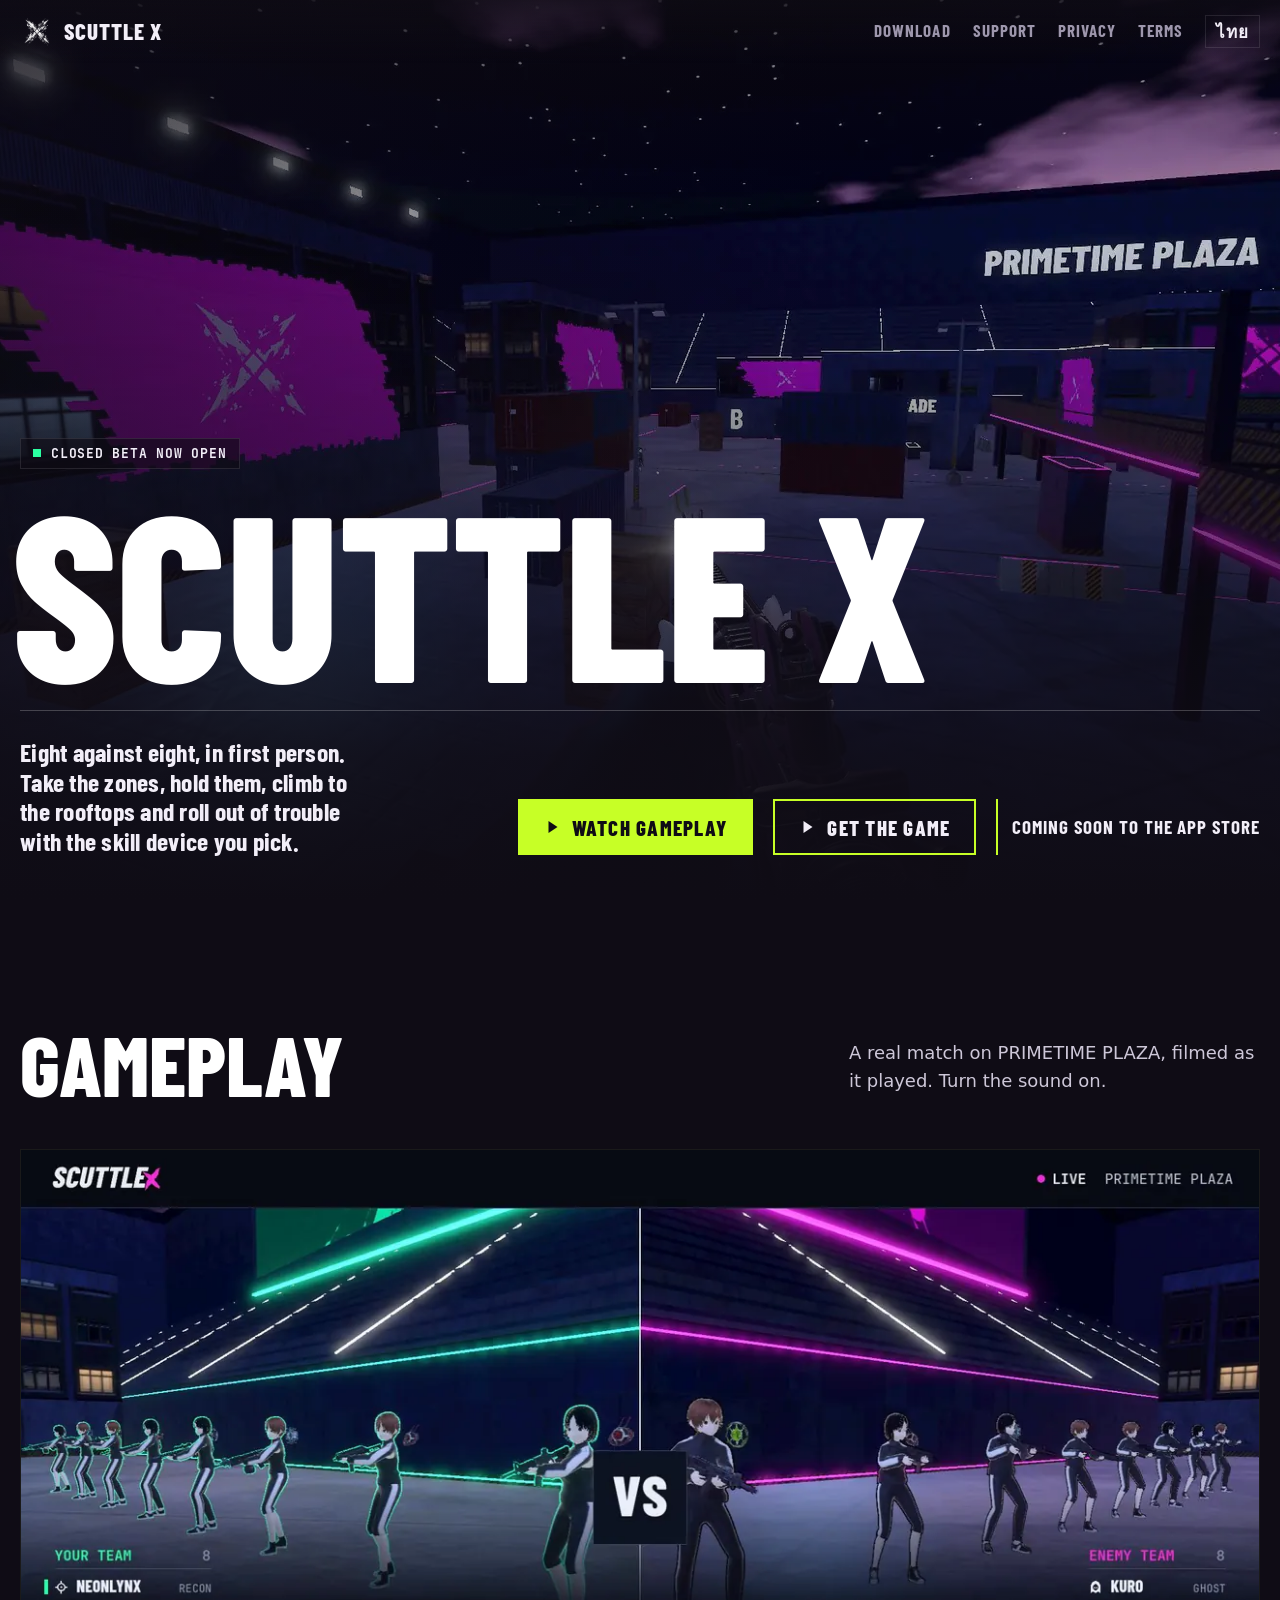
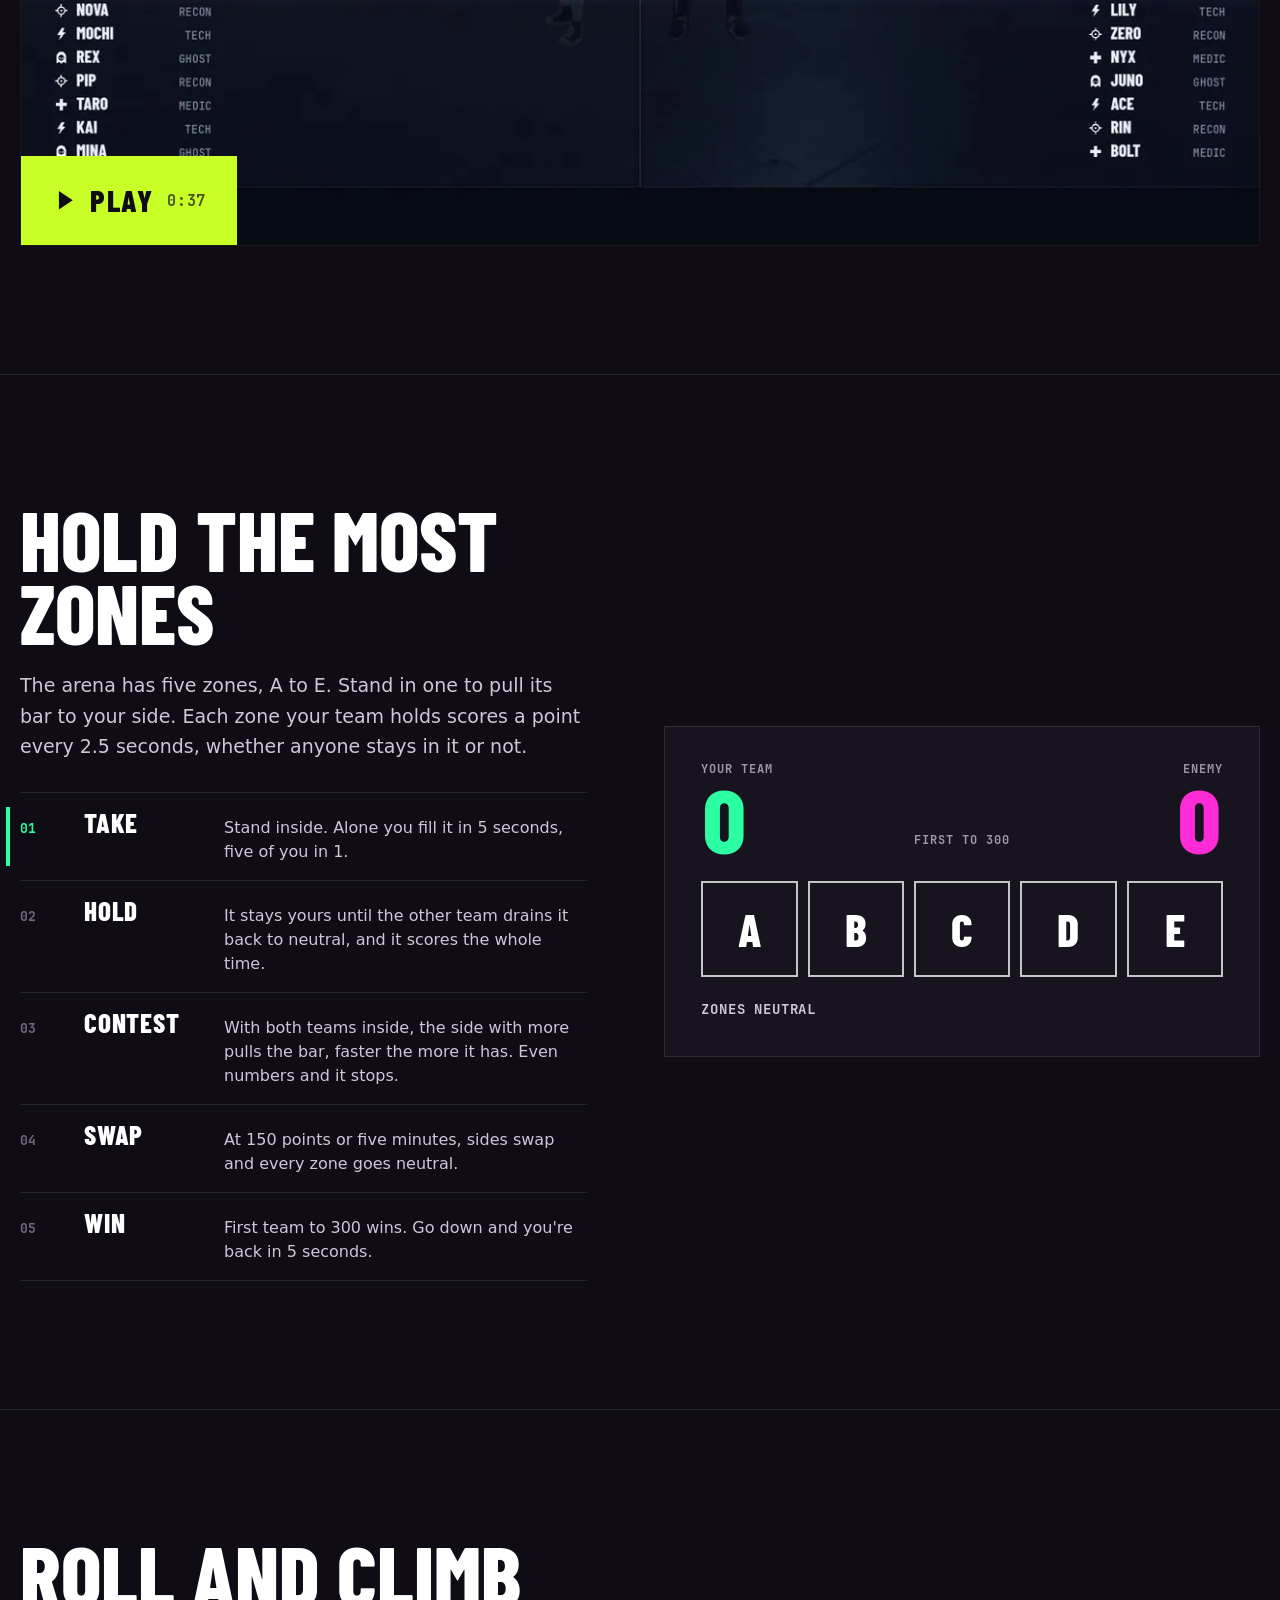
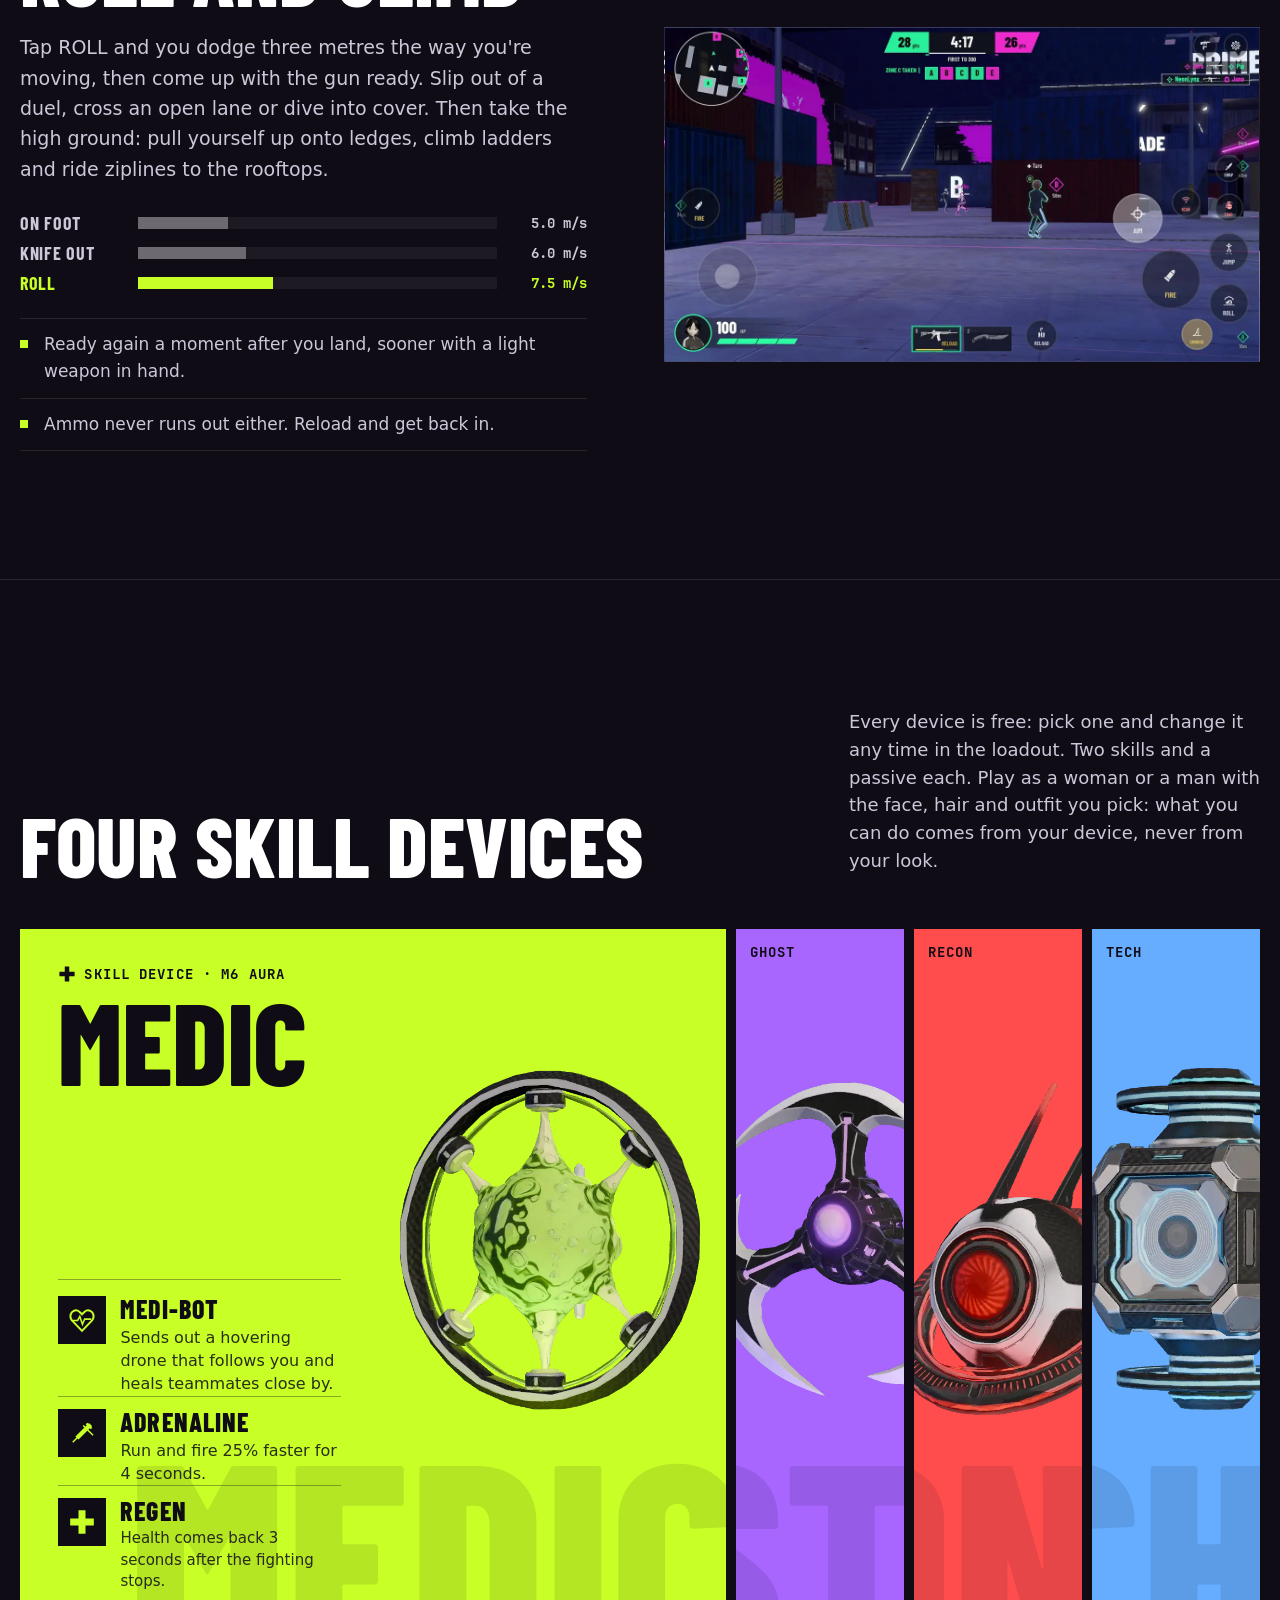
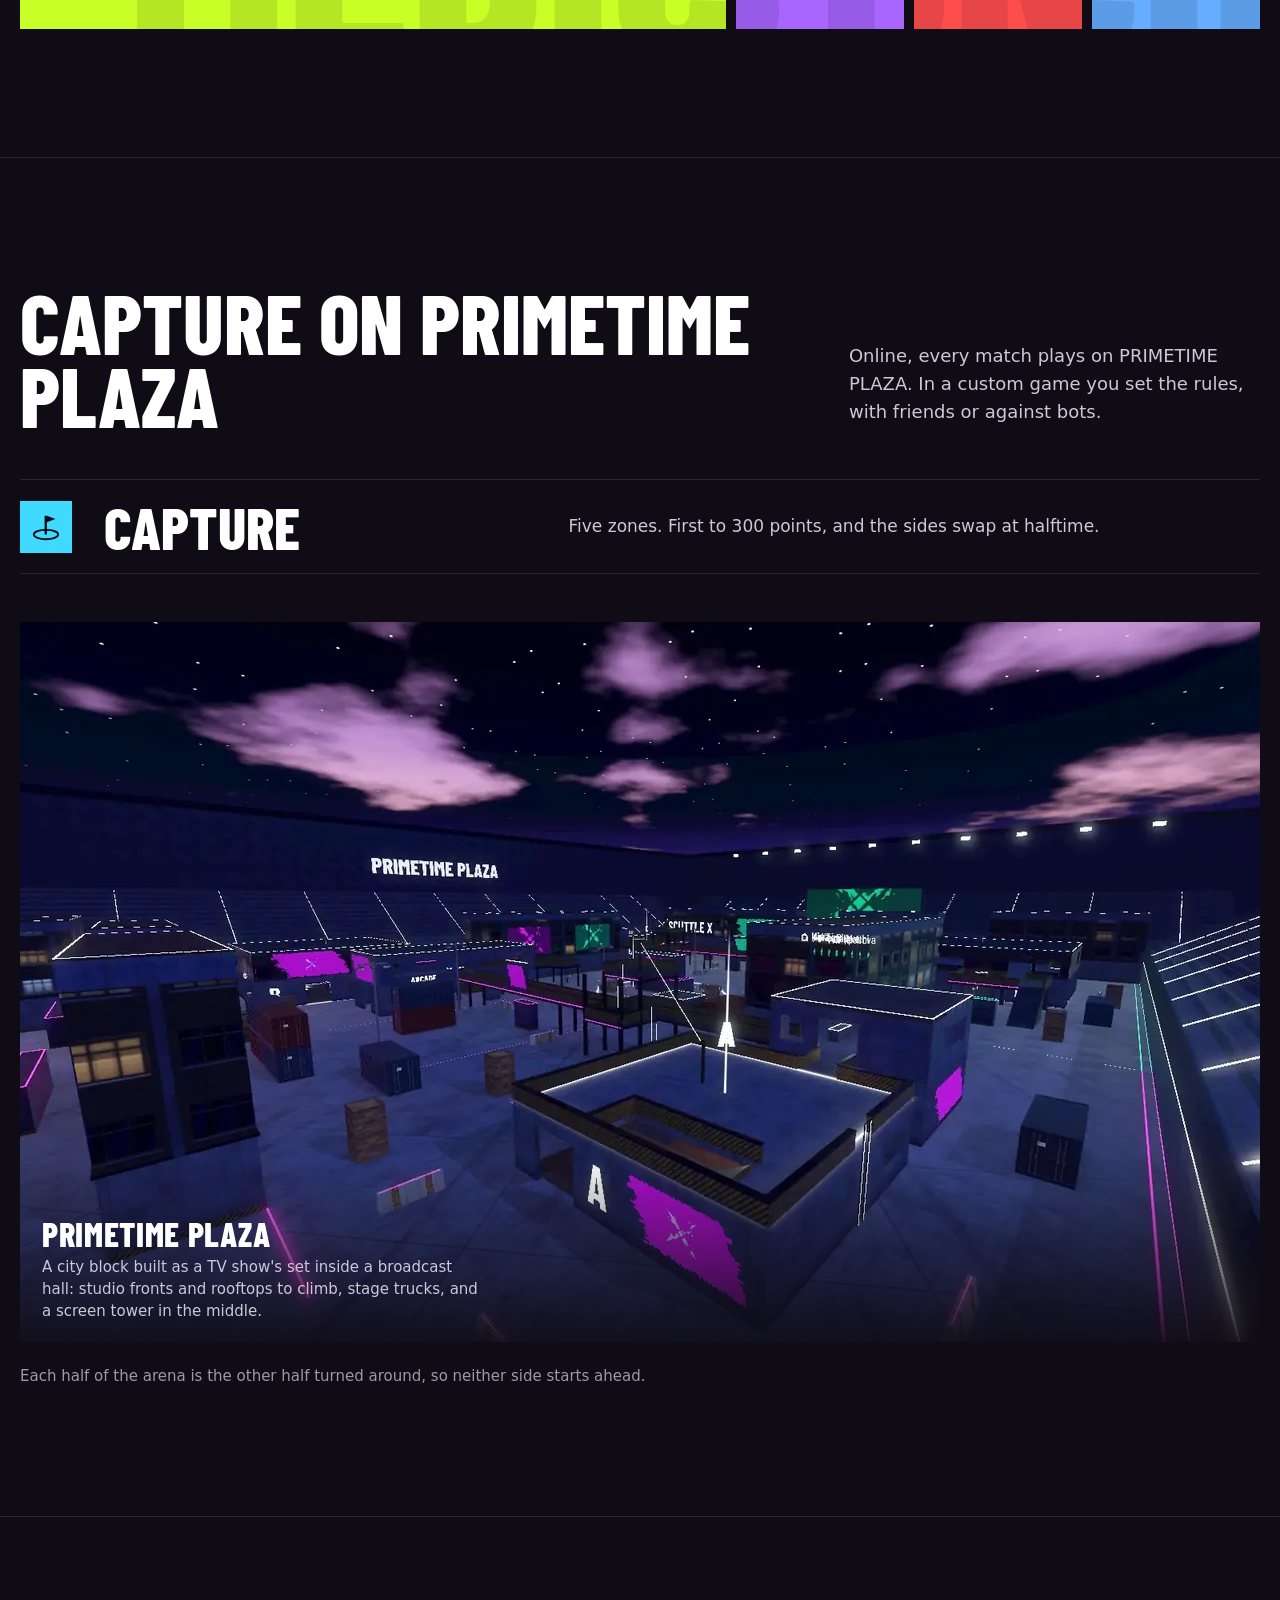
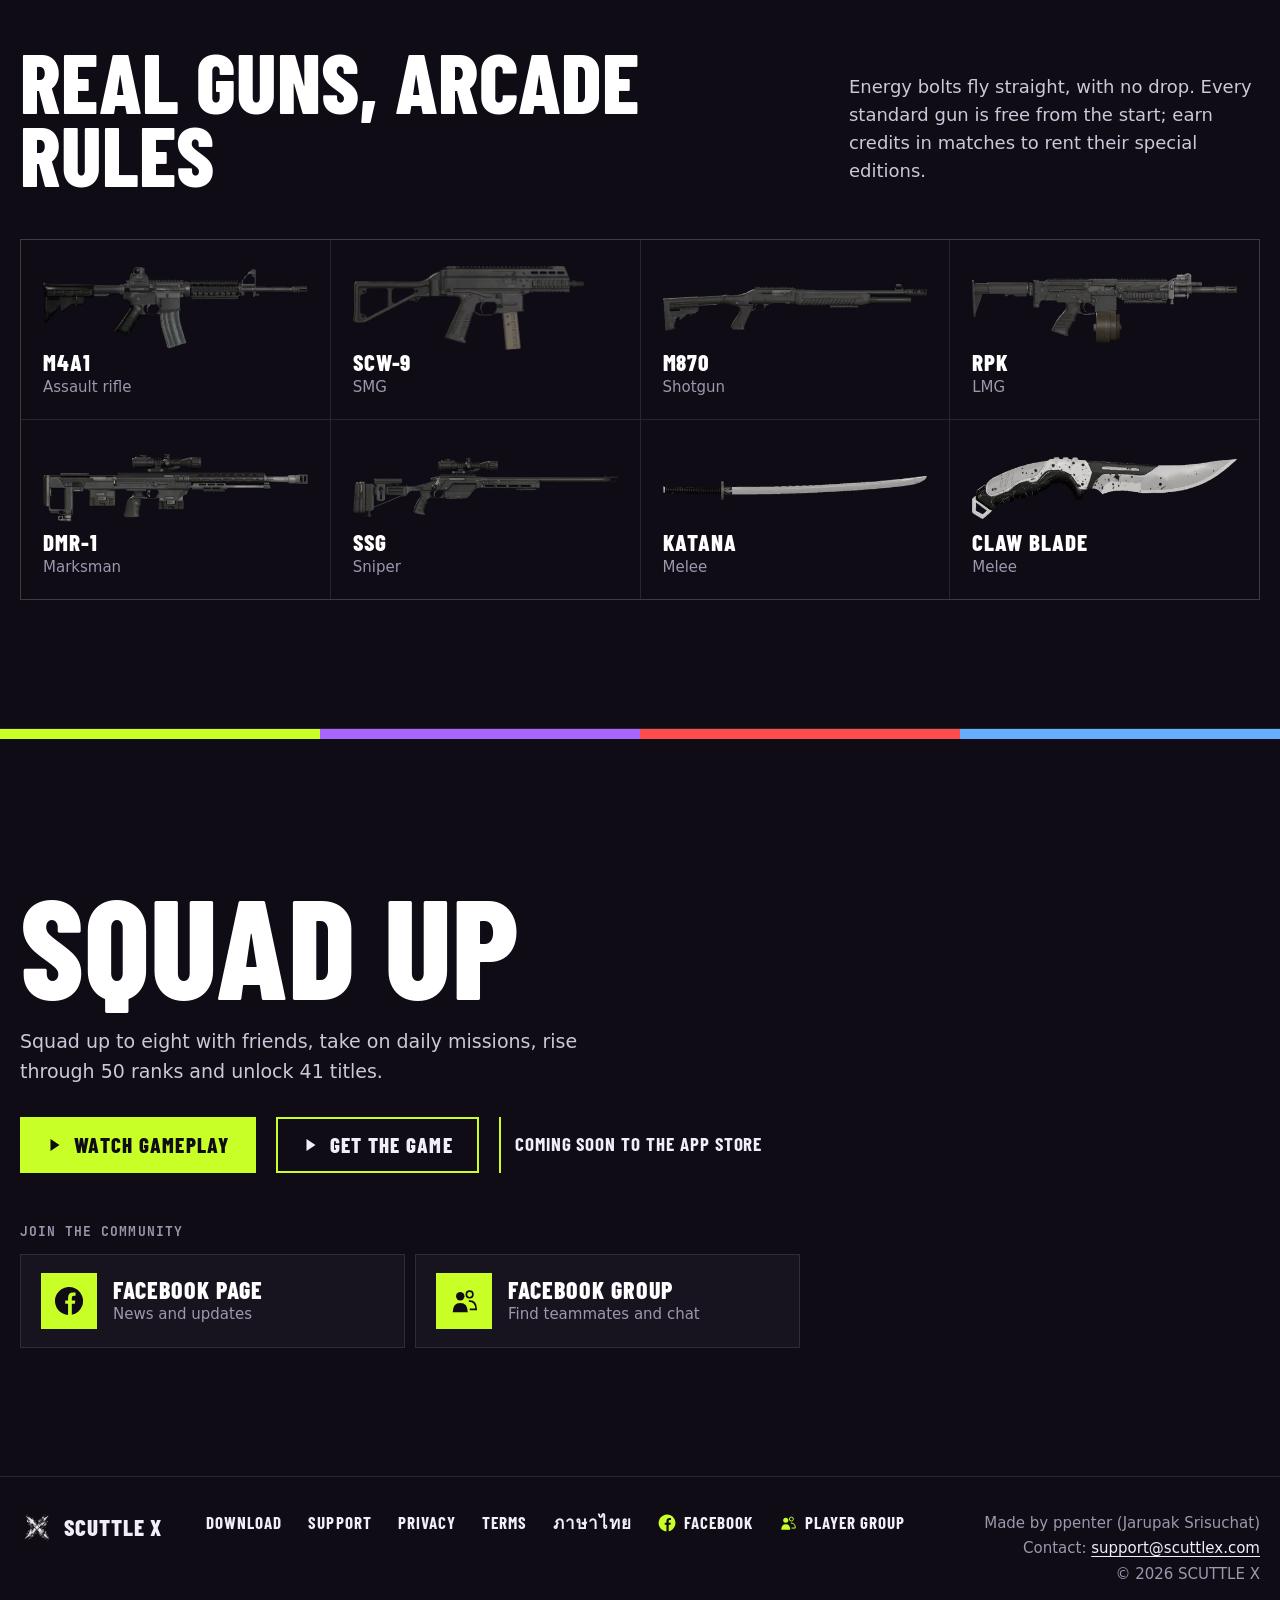
<file: index.html>
<!doctype html>
<html lang="en" class="page-index">
<head>
<meta charset="utf-8">
<meta name="viewport" content="width=device-width, initial-scale=1, viewport-fit=cover">
<title>SCUTTLE X · 8v8 capture shooter</title>
<meta name="description" content="SCUTTLE X: an 8v8 zone-capture shooter with four skill devices and squads of eight.">
<meta name="theme-color" content="#0f0c15">
<link rel="canonical" href="https://scuttlex.com/">
<link rel="alternate" hreflang="en" href="https://scuttlex.com/">
<link rel="alternate" hreflang="th" href="https://scuttlex.com/th/">
<meta property="og:type" content="website">
<meta property="og:title" content="SCUTTLE X · 8v8 capture shooter">
<meta property="og:description" content="SCUTTLE X: an 8v8 zone-capture shooter with four skill devices and squads of eight.">
<meta property="og:image" content="https://scuttlex.com/media/og.jpg">
<meta property="og:url" content="https://scuttlex.com/">
<meta name="twitter:card" content="summary_large_image">
<link rel="icon" href="favicon.png">
<link rel="apple-touch-icon" href="media/apple-touch-icon.png">
<link rel="preload" href="fonts/BarlowCondensed-ExtraBold.woff" as="font" type="font/woff" crossorigin>
<link rel="preload" href="media/hero_poster.webp" as="image" type="image/webp" fetchpriority="high">
<link rel="stylesheet" href="style.css">
<script>document.documentElement.classList.add("js");try{var c={medic:"#c7ff26",ghost:"#a866ff",recon:"#ff4d4d",technical:"#66adff"}[localStorage.getItem("sx-hero")];if(c)document.documentElement.style.setProperty("--hero",c)}catch(e){}</script>
</head>
<body>
<a class="skip" href="#main">Skip to content</a>
<header class="top"><div class="in">
<a class="brand" href="./" aria-label="SCUTTLE X"><img src="media/mark.webp" width="40" height="40" alt=""><span>SCUTTLE X</span></a>
<nav class="nav"><a href="download.html">Download</a><a href="support.html">Support</a><a href="privacy.html">Privacy</a><a href="terms.html">Terms</a><a class="lang" href="th/" hreflang="th" lang="th">ไทย</a></nav>
</div></header>
<main id="main">
<section class="hero" aria-labelledby="hero-title">
<div class="hero-film" aria-hidden="true">
<video data-loop data-src="media/hero_loop.mp4" poster="media/hero_poster.webp" muted loop playsinline preload="none"></video>
</div>
<div class="hero-copy">
<a class="beta-chip" href="download.html"><i></i>Closed beta now open</a>
<h1 class="wordmark" id="hero-title"><span>SCUTTLE X</span></h1>
<div class="hero-foot">
<p class="pitch">Eight against eight, in first person. Take the zones, hold them, climb to the rooftops and roll out of trouble with the skill device you pick.</p>
<div class="cta">
<a class="btn" href="#trailer" data-play><svg class="i" viewBox="0 0 64 64" aria-hidden="true" focusable="false"><polygon points="18,8 54,32 18,56" fill="currentColor"/></svg>Watch gameplay</a>
<a class="btn btn-ghost" href="download.html"><svg class="i" viewBox="0 0 64 64" aria-hidden="true" focusable="false"><polygon points="18,8 54,32 18,56" fill="currentColor"/></svg>Get the game</a>
<span class="soon">Coming soon to the App Store</span>
</div>
</div>
</div>
</section>

<section class="sec theatre" id="trailer" aria-labelledby="trailer-title">
<div class="wrap">
<div class="sec-head">
<h2 id="trailer-title">Gameplay</h2>
<p class="aside">A real match on PRIMETIME PLAZA, filmed as it played. Turn the sound on.</p>
</div>
<div class="player" data-trailer data-src="media/trailer.mp4">
<img src="media/trailer_poster.webp" width="1280" height="720" alt="" loading="lazy" decoding="async">
<button class="play" type="button" aria-label="Play the gameplay video, 37 seconds"><svg class="i" viewBox="0 0 64 64" aria-hidden="true" focusable="false"><polygon points="18,8 54,32 18,56" fill="currentColor"/></svg><span>Play</span><span class="len">0:37</span></button>
</div>
</div>
</section>

<section class="sec match" aria-labelledby="match-title">
<div class="wrap split">
<div>
<h2 id="match-title">Hold the most zones</h2>
<p class="lede">The arena has five zones, A to E. Stand in one to pull its bar to your side. Each zone your team holds scores a point every 2.5 seconds, whether anyone stays in it or not.</p>
<ol class="steps" data-steps>
<li><b>Take</b><span>Stand inside. Alone you fill it in 5 seconds, five of you in 1.</span></li>
<li><b>Hold</b><span>It stays yours until the other team drains it back to neutral, and it scores the whole time.</span></li>
<li><b>Contest</b><span>With both teams inside, the side with more pulls the bar, faster the more it has. Even numbers and it stops.</span></li>
<li><b>Swap</b><span>At 150 points or five minutes, sides swap and every zone goes neutral.</span></li>
<li><b>Win</b><span>First team to 300 wins. Go down and you're back in 5 seconds.</span></li>
</ol>
</div>
<div class="board" data-board data-words='{"neutral": "Zones neutral", "taken": "Zone {z} taken", "enemy": "Enemy took {z}", "contest": "Zone {z} contested: even numbers, the bar stops", "drained": "Zone {z} drained to neutral", "half": "Halftime: sides swap, zones neutral", "second": "Second half", "win": "Victory, 300 to 251"}' aria-label="A match playing itself out on the five zones" role="img">
<div class="board-score">
<p class="side us"><span>Your team</span><b data-score="0">0</b></p>
<p class="to">First to 300</p>
<p class="side them"><span>Enemy</span><b data-score="1">0</b></p>
</div>
<ol class="zones">
<li data-zone="A"><b>A</b><i></i></li>
<li data-zone="B"><b>B</b><i></i></li>
<li data-zone="C"><b>C</b><i></i></li>
<li data-zone="D"><b>D</b><i></i></li>
<li data-zone="E"><b>E</b><i></i></li>
</ol>
<p class="board-note" data-note>Zones neutral</p>
</div>
</div>
</section>

<section class="sec dash" aria-labelledby="dash-title">
<div class="wrap split rev">
<figure class="clip">
<video data-clip data-src="media/dash_loop.mp4" poster="media/dash_poster.webp" muted loop playsinline preload="none" aria-label="A fighter rolls out of the line of fire and comes up firing"></video>
</figure>
<div>
<h2 id="dash-title">Roll and climb</h2>
<p class="lede">Tap ROLL and you dodge three metres the way you're moving, then come up with the gun ready. Slip out of a duel, cross an open lane or dive into cover. Then take the high ground: pull yourself up onto ledges, climb ladders and ride ziplines to the rooftops.</p>
<ul class="race" data-race>
<li style="--v:5.0"><span class="who">On foot</span><span class="lane"><i></i></span><b>5.0 m/s</b></li>
<li style="--v:6.0"><span class="who">Knife out</span><span class="lane"><i></i></span><b>6.0 m/s</b></li>
<li class="fast" style="--v:7.5"><span class="who">Roll</span><span class="lane"><i></i></span><b>7.5 m/s</b></li>
</ul>
<ul class="facts">
<li>Ready again a moment after you land, sooner with a light weapon in hand.</li>
<li>Ammo never runs out either. Reload and get back in.</li>
</ul>
</div>
</div>
</section>

<section class="sec roster" aria-labelledby="roster-title">
<div class="wrap">
<div class="sec-head">
<h2 id="roster-title">Four skill devices</h2>
<p class="aside">Every device is free: pick one and change it any time in the loadout. Two skills and a passive each. Play as a woman or a man with the face, hair and outfit you pick: what you can do comes from your device, never from your look.</p>
</div>
<div class="slabs" data-slabs>
<article class="slab" style="--c:#c7ff26" data-hero="medic" data-name="MEDIC" aria-expanded="true">
<button class="slab-pick" type="button" aria-label="MEDIC"><span class="slab-name">MEDIC</span></button>
<div class="slab-body">
<p class="slab-class"><svg class="i" viewBox="0 0 64 64" aria-hidden="true" focusable="false"><path d="M24 5h16v19h19v16H40v19H24V40H5V24h19z" fill="currentColor"/></svg>Skill device  ·  M6 AURA</p>
<p class="slab-title">MEDIC</p>
<div class="slab-skill"><span class="slab-icon"><svg class="i" viewBox="0 0 64 64" aria-hidden="true" focusable="false"><path d="M32 57 L9 33 Q2 23 9 14 Q18 6 26 13 L32 19 L38 13 Q46 6 55 14 Q62 23 55 33 Z" fill="none" stroke="currentColor" stroke-width="4.5" stroke-linecap="square" stroke-linejoin="miter"/> <polyline points="13,33 22,33 27,24 33,42 38,30 51,30" fill="none" stroke="currentColor" stroke-width="3.5" stroke-linecap="square" stroke-linejoin="miter"/></svg></span><p><b>MEDI-BOT</b>Sends out a hovering drone that follows you and heals teammates close by.</p></div>
<div class="slab-skill"><span class="slab-icon"><svg class="i" viewBox="0 0 64 64" aria-hidden="true" focusable="false"><polyline points="44,12 52,20" fill="none" stroke="currentColor" stroke-width="5" stroke-linecap="square" stroke-linejoin="miter"/> <polyline points="48,16 24,40" fill="none" stroke="currentColor" stroke-width="10" stroke-linecap="square" stroke-linejoin="miter"/> <polyline points="24,40 12,52" fill="none" stroke="currentColor" stroke-width="3.5" stroke-linecap="square" stroke-linejoin="miter"/> <polyline points="36,16 56,36" fill="none" stroke="currentColor" stroke-width="3.5" stroke-linecap="square" stroke-linejoin="miter"/></svg></span><p><b>ADRENALINE</b>Run and fire 25% faster for 4 seconds.</p></div>
<div class="slab-skill"><span class="slab-icon"><svg class="i" viewBox="0 0 64 64" aria-hidden="true" focusable="false"><path d="M24 5h16v19h19v16H40v19H24V40H5V24h19z" fill="currentColor"/></svg></span><p><b>REGEN</b>Health comes back 3 seconds after the fighting stops.</p></div>
</div>
<div class="slab-art" aria-hidden="true"><img class="h" src="media/device_medic.webp" width="690" height="1220" alt="" loading="lazy" decoding="async"></div>
</article>
<article class="slab" style="--c:#a866ff" data-hero="ghost" data-name="GHOST" aria-expanded="false">
<button class="slab-pick" type="button" aria-label="GHOST"><span class="slab-name">GHOST</span></button>
<div class="slab-body">
<p class="slab-class"><svg class="i" viewBox="0 0 64 64" aria-hidden="true" focusable="false"><path fill-rule="evenodd" fill="currentColor" d="M32 3C46 3 55 15 55 30V60L43 53L32 61L21 53L9 60V30C9 15 18 3 32 3ZM32 18C24 18 19 25 19 33C19 41 25 47 32 47C39 47 45 41 45 33C45 25 40 18 32 18Z"/> <polygon points="21,31 30,34 29,38 22,36" fill="currentColor"/> <polygon points="43,31 34,34 35,38 42,36" fill="currentColor"/></svg>Skill device  ·  G3 SHADE</p>
<p class="slab-title">GHOST</p>
<div class="slab-skill"><span class="slab-icon"><svg class="i" viewBox="0 0 64 64" aria-hidden="true" focusable="false"><path d="M4 32 Q32 6 60 32 Q32 58 4 32 Z" fill="none" stroke="currentColor" stroke-width="5" stroke-linecap="square" stroke-linejoin="miter"/> <circle cx="32" cy="32" r="7" fill="currentColor"/> <polyline points="12,54 52,10" fill="none" stroke="currentColor" stroke-width="5" stroke-linecap="square" stroke-linejoin="miter"/></svg></span><p><b>CLOAK</b>Fades out for 15 seconds. Still or crouched, almost nothing shows; moving or firing gives a shimmer away.</p></div>
<div class="slab-skill"><span class="slab-icon"><svg class="i" viewBox="0 0 64 64" aria-hidden="true" focusable="false"><circle cx="14" cy="44" r="6" fill="none" stroke="currentColor" stroke-width="3.5"/> <polyline points="22,38 27,34" fill="none" stroke="currentColor" stroke-width="4" stroke-linecap="square" stroke-linejoin="miter"/> <polyline points="32,30 37,26" fill="none" stroke="currentColor" stroke-width="4" stroke-linecap="square" stroke-linejoin="miter"/> <circle cx="48" cy="20" r="8" fill="currentColor"/> <circle cx="48" cy="20" r="13" fill="none" stroke="currentColor" stroke-width="3"/></svg></span><p><b>BLINK</b>Teleports up to 8 m the way you look.</p></div>
<div class="slab-skill"><span class="slab-icon"><svg class="i" viewBox="0 0 64 64" aria-hidden="true" focusable="false"><path fill-rule="evenodd" fill="currentColor" d="M32 3C46 3 55 15 55 30V60L43 53L32 61L21 53L9 60V30C9 15 18 3 32 3ZM32 18C24 18 19 25 19 33C19 41 25 47 32 47C39 47 45 41 45 33C45 25 40 18 32 18Z"/> <polygon points="21,31 30,34 29,38 22,36" fill="currentColor"/> <polygon points="43,31 34,34 35,38 42,36" fill="currentColor"/></svg></span><p><b>SILENT STEPS</b>Your footsteps make no sound.</p></div>
</div>
<div class="slab-art" aria-hidden="true"><img class="h" src="media/device_ghost.webp" width="690" height="1220" alt="" loading="lazy" decoding="async"></div>
</article>
<article class="slab" style="--c:#ff4d4d" data-hero="recon" data-name="RECON" aria-expanded="false">
<button class="slab-pick" type="button" aria-label="RECON"><span class="slab-name">RECON</span></button>
<div class="slab-body">
<p class="slab-class"><svg class="i" viewBox="0 0 64 64" aria-hidden="true" focusable="false"><circle cx="32" cy="32" r="17" fill="none" stroke="currentColor" stroke-width="6"/> <circle cx="32" cy="32" r="4.5" fill="currentColor"/> <path d="M29 2h6v14h-6zM29 48h6v14h-6zM2 29h14v6H2zM48 29h14v6H48z" fill="currentColor"/></svg>Skill device  ·  R1 ARGUS</p>
<p class="slab-title">RECON</p>
<div class="slab-skill"><span class="slab-icon"><svg class="i" viewBox="0 0 64 64" aria-hidden="true" focusable="false"><polyline points="32,58 4,30" fill="none" stroke="currentColor" stroke-width="4" stroke-linecap="square" stroke-linejoin="miter"/> <polyline points="32,58 60,30" fill="none" stroke="currentColor" stroke-width="4" stroke-linecap="square" stroke-linejoin="miter"/> <path d="M3.72 29.72 A40 40 0 0 1 60.28 29.72" fill="none" stroke="currentColor" stroke-width="4" stroke-linecap="butt"/> <path d="M15.03 41.03 A24 24 0 0 1 48.97 41.03" fill="none" stroke="currentColor" stroke-width="3" stroke-linecap="butt"/> <circle cx="32" cy="58" r="3.5" fill="currentColor"/> <circle cx="41" cy="28" r="5" fill="currentColor"/></svg></span><p><b>SCAN</b>Sweeps sonar 30 m ahead, through walls. Up to five enemies in it show up for your whole team.</p></div>
<div class="slab-skill"><span class="slab-icon"><svg class="i" viewBox="0 0 64 64" aria-hidden="true" focusable="false"><circle cx="30" cy="40" r="15" fill="currentColor"/> <rect x="24" y="18" width="12" height="8" fill="currentColor"/> <polyline points="36,20 48,30" fill="none" stroke="currentColor" stroke-width="4" stroke-linecap="square" stroke-linejoin="miter"/> <circle cx="46" cy="14" r="5" fill="none" stroke="currentColor" stroke-width="3"/></svg></span><p><b>FRAG</b>A grenade you throw along a line you can see: hold to aim, let go to throw. It bounces and goes off 2.2 seconds later.</p></div>
<div class="slab-skill"><span class="slab-icon"><svg class="i" viewBox="0 0 64 64" aria-hidden="true" focusable="false"><circle cx="32" cy="32" r="17" fill="none" stroke="currentColor" stroke-width="6"/> <circle cx="32" cy="32" r="4.5" fill="currentColor"/> <path d="M29 2h6v14h-6zM29 48h6v14h-6zM2 29h14v6H2zM48 29h14v6H48z" fill="currentColor"/></svg></span><p><b>TRACKER</b>Every enemy you hit shows to your team for 2 seconds.</p></div>
</div>
<div class="slab-art" aria-hidden="true"><img class="h" src="media/device_recon.webp" width="690" height="1220" alt="" loading="lazy" decoding="async"></div>
</article>
<article class="slab" style="--c:#66adff" data-hero="technical" data-name="TECH" aria-expanded="false">
<button class="slab-pick" type="button" aria-label="TECH"><span class="slab-name">TECH</span></button>
<div class="slab-body">
<p class="slab-class"><svg class="i" viewBox="0 0 64 64" aria-hidden="true" focusable="false"><polygon points="34,3 47,3 38,25 52,25 21,61 28,36 13,36" fill="currentColor"/></svg>Skill device  ·  T2 VOLT</p>
<p class="slab-title">TECH</p>
<div class="slab-skill"><span class="slab-icon"><svg class="i" viewBox="0 0 64 64" aria-hidden="true" focusable="false"><polygon points="31.09,27.25 22,32.5 12.91,27.25 12.91,16.75 22,11.5 31.09,16.75" fill="none" stroke="currentColor" stroke-width="3.5" stroke-linejoin="miter"/> <polygon points="51.09,27.25 42,32.5 32.91,27.25 32.91,16.75 42,11.5 51.09,16.75" fill="none" stroke="currentColor" stroke-width="3.5" stroke-linejoin="miter"/> <polygon points="21.09,44.25 12,49.5 2.91,44.25 2.91,33.75 12,28.5 21.09,33.75" fill="none" stroke="currentColor" stroke-width="3.5" stroke-linejoin="miter"/> <polygon points="41.09,44.25 32,49.5 22.91,44.25 22.91,33.75 32,28.5 41.09,33.75" fill="none" stroke="currentColor" stroke-width="3.5" stroke-linejoin="miter"/> <polygon points="61.09,44.25 52,49.5 42.91,44.25 42.91,33.75 52,28.5 61.09,33.75" fill="none" stroke="currentColor" stroke-width="3.5" stroke-linejoin="miter"/> <polyline points="4,56 60,56" fill="none" stroke="currentColor" stroke-width="4" stroke-linecap="square" stroke-linejoin="miter"/></svg></span><p><b>BARRIER</b>Raises an energy wall that stops bullets but lets people walk through.</p></div>
<div class="slab-skill"><span class="slab-icon"><svg class="i" viewBox="0 0 64 64" aria-hidden="true" focusable="false"><polygon points="36,12 22,34 31,34 27,52 42,28 33,28" fill="currentColor"/> <circle cx="32" cy="32" r="22" fill="none" stroke="currentColor" stroke-width="3"/> <path d="M4.75 22.08 A29 29 0 0 1 22.08 4.75" fill="none" stroke="currentColor" stroke-width="2.5" stroke-linecap="butt"/> <path d="M59.25 41.92 A29 29 0 0 1 41.92 59.25" fill="none" stroke="currentColor" stroke-width="2.5" stroke-linecap="butt"/></svg></span><p><b>EMP</b>A pulse round you: enemies in it can't use skills for 4 seconds.</p></div>
<div class="slab-skill"><span class="slab-icon"><svg class="i" viewBox="0 0 64 64" aria-hidden="true" focusable="false"><polygon points="34,3 47,3 38,25 52,25 21,61 28,36 13,36" fill="currentColor"/></svg></span><p><b>ARMOR PLATING</b>120 health instead of 100.</p></div>
</div>
<div class="slab-art" aria-hidden="true"><img class="h" src="media/device_technical.webp" width="690" height="1220" alt="" loading="lazy" decoding="async"></div>
</article>
</div>
</div>
</section>

<section class="sec modes" aria-labelledby="modes-title">
<div class="wrap">
<div class="sec-head">
<h2 id="modes-title">Capture on PRIMETIME PLAZA</h2>
<p class="aside">Online, every match plays on PRIMETIME PLAZA. In a custom game you set the rules, with friends or against bots.</p>
</div>
<div class="mode-rows">
<div class="mode-row cap"><span class="mi"><svg class="i" viewBox="0 0 64 64" aria-hidden="true" focusable="false"><ellipse cx="32" cy="48" rx="26" ry="10" fill="none" stroke="currentColor" stroke-width="4"/> <rect x="29" y="8" width="5" height="40" fill="currentColor"/> <path d="M34 8 L52 15 L34 22 Z" fill="currentColor"/></svg></span><b>Capture</b><p>Five zones. First to 300 points, and the sides swap at halftime.</p></div>
</div>
<div class="maps one">
<figure class="map"><img src="media/map_primetime.webp" width="1280" height="720" alt="PRIMETIME PLAZA from above, a city block built inside a broadcast hall" loading="lazy" decoding="async"><figcaption><b>PRIMETIME PLAZA</b><span>A city block built as a TV show's set inside a broadcast hall: studio fronts and rooftops to climb, stage trucks, and a screen tower in the middle.</span></figcaption></figure>
</div>
<p class="small">Each half of the arena is the other half turned around, so neither side starts ahead.</p>
</div>
</section>

<section class="sec arsenal" aria-labelledby="arsenal-title">
<div class="wrap">
<div class="sec-head">
<h2 id="arsenal-title">Real guns, arcade rules</h2>
<p class="aside">Energy bolts fly straight, with no drop. Every standard gun is free from the start; earn credits in matches to rent their special editions.</p>
</div>
<ul class="guns">
<li><img src="media/gun_carbine.webp" alt="" loading="lazy" decoding="async"><b>M4A1</b><span>Assault rifle</span></li>
<li><img src="media/gun_hornet.webp" alt="" loading="lazy" decoding="async"><b>SCW-9</b><span>SMG</span></li>
<li><img src="media/gun_thunderclap.webp" alt="" loading="lazy" decoding="async"><b>M870</b><span>Shotgun</span></li>
<li><img src="media/gun_hive_cannon.webp" alt="" loading="lazy" decoding="async"><b>RPK</b><span>LMG</span></li>
<li><img src="media/gun_lancer.webp" alt="" loading="lazy" decoding="async"><b>DMR-1</b><span>Marksman</span></li>
<li><img src="media/gun_starpiercer.webp" alt="" loading="lazy" decoding="async"><b>SSG</b><span>Sniper</span></li>
<li><img src="media/gun_katana.webp" alt="" loading="lazy" decoding="async"><b>KATANA</b><span>Melee</span></li>
<li><img src="media/gun_knife.webp" alt="" loading="lazy" decoding="async"><b>CLAW BLADE</b><span>Melee</span></li>
</ul>
</div>
</section>

<section class="sec join" aria-labelledby="join-title">
<div class="stripes" aria-hidden="true"><i></i><i></i><i></i><i></i></div>
<div class="wrap">
<h2 id="join-title">Squad up</h2>
<p class="lede">Squad up to eight with friends, take on daily missions, rise through 50 ranks and unlock 41 titles.</p>
<div class="cta">
<a class="btn" href="#trailer" data-play><svg class="i" viewBox="0 0 64 64" aria-hidden="true" focusable="false"><polygon points="18,8 54,32 18,56" fill="currentColor"/></svg>Watch gameplay</a>
<a class="btn btn-ghost" href="download.html"><svg class="i" viewBox="0 0 64 64" aria-hidden="true" focusable="false"><polygon points="18,8 54,32 18,56" fill="currentColor"/></svg>Get the game</a>
<span class="soon">Coming soon to the App Store</span>
</div>
<p class="social-kicker">Join the community</p>
<div class="social"><a class="social-card" href="https://www.facebook.com/scuttlex" target="_blank" rel="noopener"><span class="social-mark"><svg class="i" viewBox="0 0 64 64" aria-hidden="true" focusable="false"><path fill="currentColor" d="M38 61.39 A30 30 0 1 0 30 61.93 L30 38 L24 38 L24 31 L30 31 L30 25 Q30 14 41 14 L46 14 L46 21 L42 21 Q38 21 38 25 L38 31 L45.5 31 L44.5 38 L38 38 Z"/></svg></span><b>Facebook Page</b><span>News and updates</span></a><a class="social-card" href="https://www.facebook.com/groups/3428875307285060" target="_blank" rel="noopener"><span class="social-mark"><svg class="i" viewBox="0 0 64 64" aria-hidden="true" focusable="false"><circle cx="24" cy="22" r="9" fill="currentColor"/> <path d="M8 56 Q8 36 24 36 Q40 36 40 56 Z" fill="currentColor"/> <circle cx="44" cy="18" r="7" fill="none" stroke="currentColor" stroke-width="3.5"/> <path d="M44 32 Q58 32 58 50 L46 50" fill="none" stroke="currentColor" stroke-width="3.5" stroke-linecap="square" stroke-linejoin="miter"/></svg></span><b>Facebook Group</b><span>Find teammates and chat</span></a></div>
</div>
</section>

</main>
<footer class="foot"><div class="in">
<a class="brand" href="./"><img src="media/mark.webp" width="40" height="40" alt=""><span>SCUTTLE X</span></a>
<nav class="foot-links"><a href="download.html">Download</a><a href="support.html">Support</a><a href="privacy.html">Privacy</a><a href="terms.html">Terms</a><a href="th/" hreflang="th" lang="th">ภาษาไทย</a><a class="social-link" href="https://www.facebook.com/scuttlex" target="_blank" rel="noopener"><svg class="i" viewBox="0 0 64 64" aria-hidden="true" focusable="false"><path fill="currentColor" d="M38 61.39 A30 30 0 1 0 30 61.93 L30 38 L24 38 L24 31 L30 31 L30 25 Q30 14 41 14 L46 14 L46 21 L42 21 Q38 21 38 25 L38 31 L45.5 31 L44.5 38 L38 38 Z"/></svg>Facebook</a><a class="social-link" href="https://www.facebook.com/groups/3428875307285060" target="_blank" rel="noopener"><svg class="i" viewBox="0 0 64 64" aria-hidden="true" focusable="false"><circle cx="24" cy="22" r="9" fill="currentColor"/> <path d="M8 56 Q8 36 24 36 Q40 36 40 56 Z" fill="currentColor"/> <circle cx="44" cy="18" r="7" fill="none" stroke="currentColor" stroke-width="3.5"/> <path d="M44 32 Q58 32 58 50 L46 50" fill="none" stroke="currentColor" stroke-width="3.5" stroke-linecap="square" stroke-linejoin="miter"/></svg>Player group</a></nav>
<p class="foot-meta">Made by ppenter (Jarupak Srisuchat)<br>Contact: <a href="mailto:support@scuttlex.com">support@scuttlex.com</a><br>&copy; 2026 SCUTTLE X</p>
</div></footer>
<script src="site.js" defer></script>
</body>
</html>
</file>
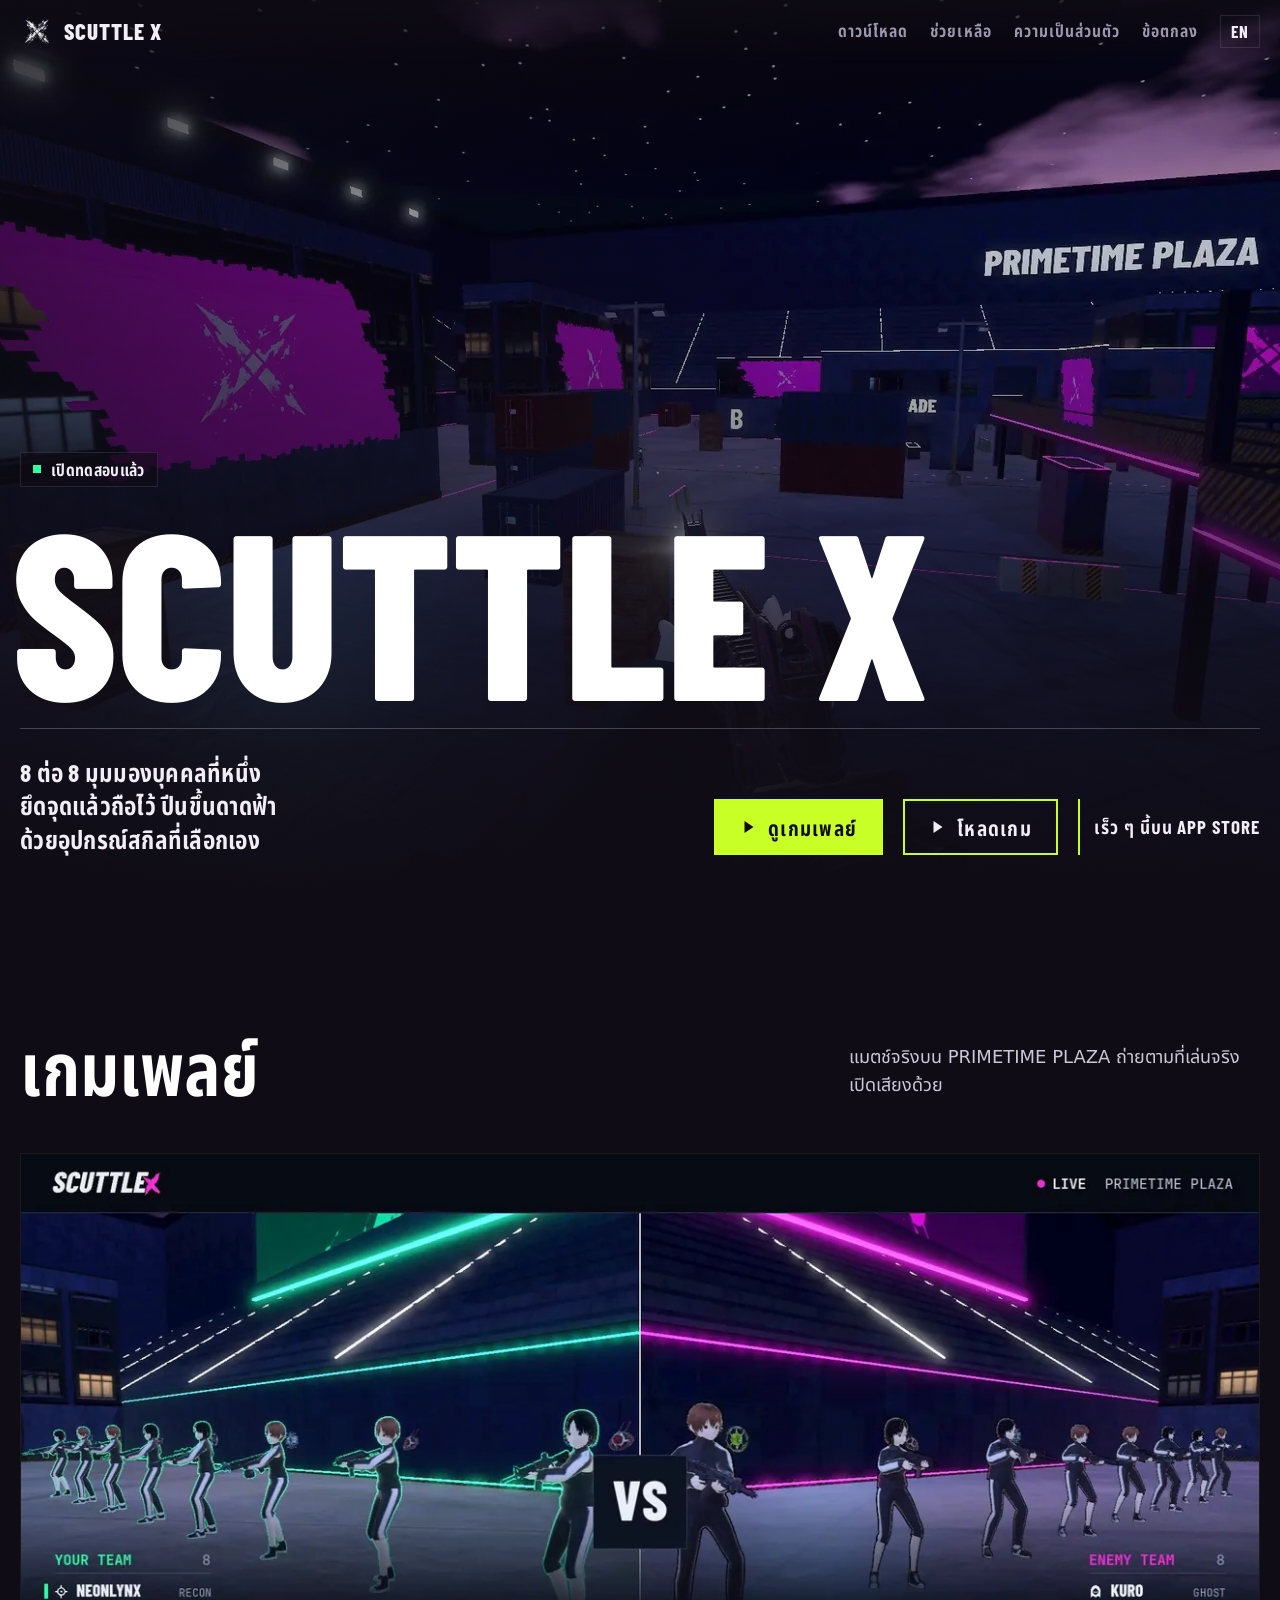
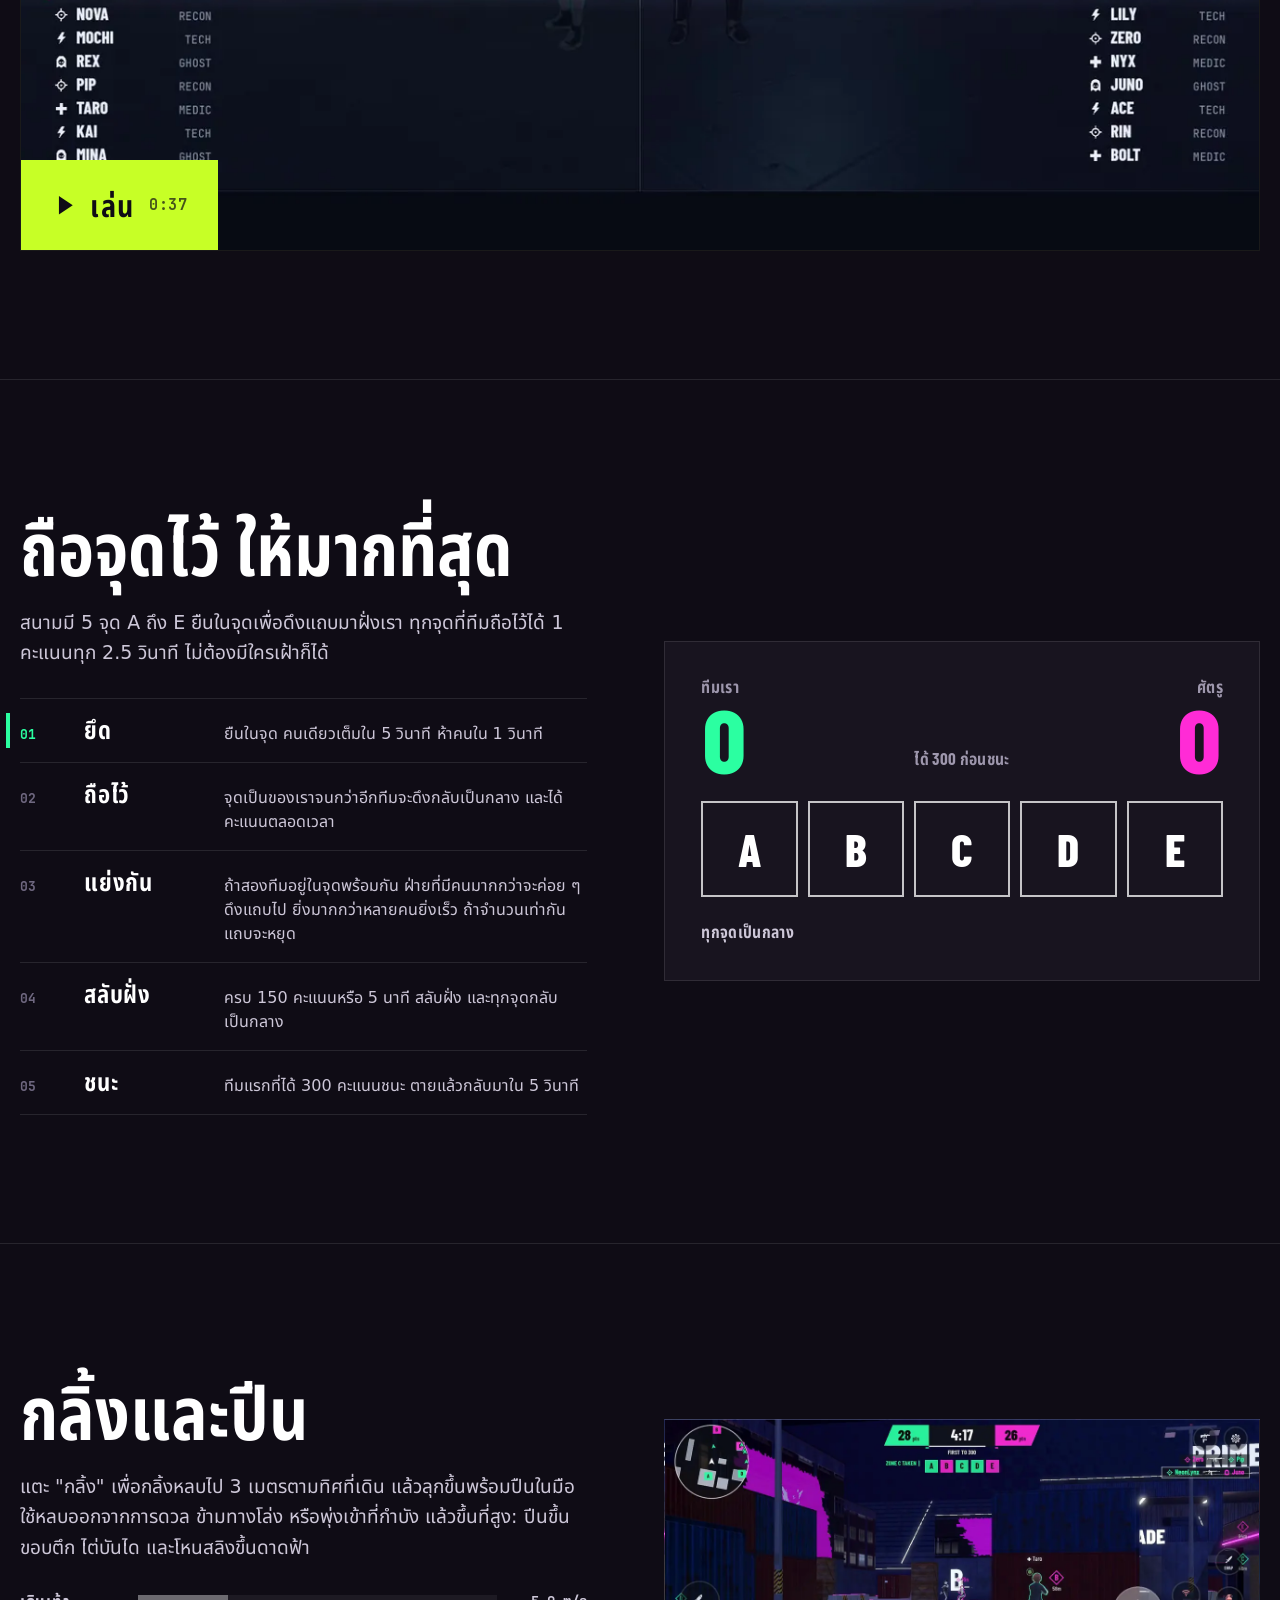
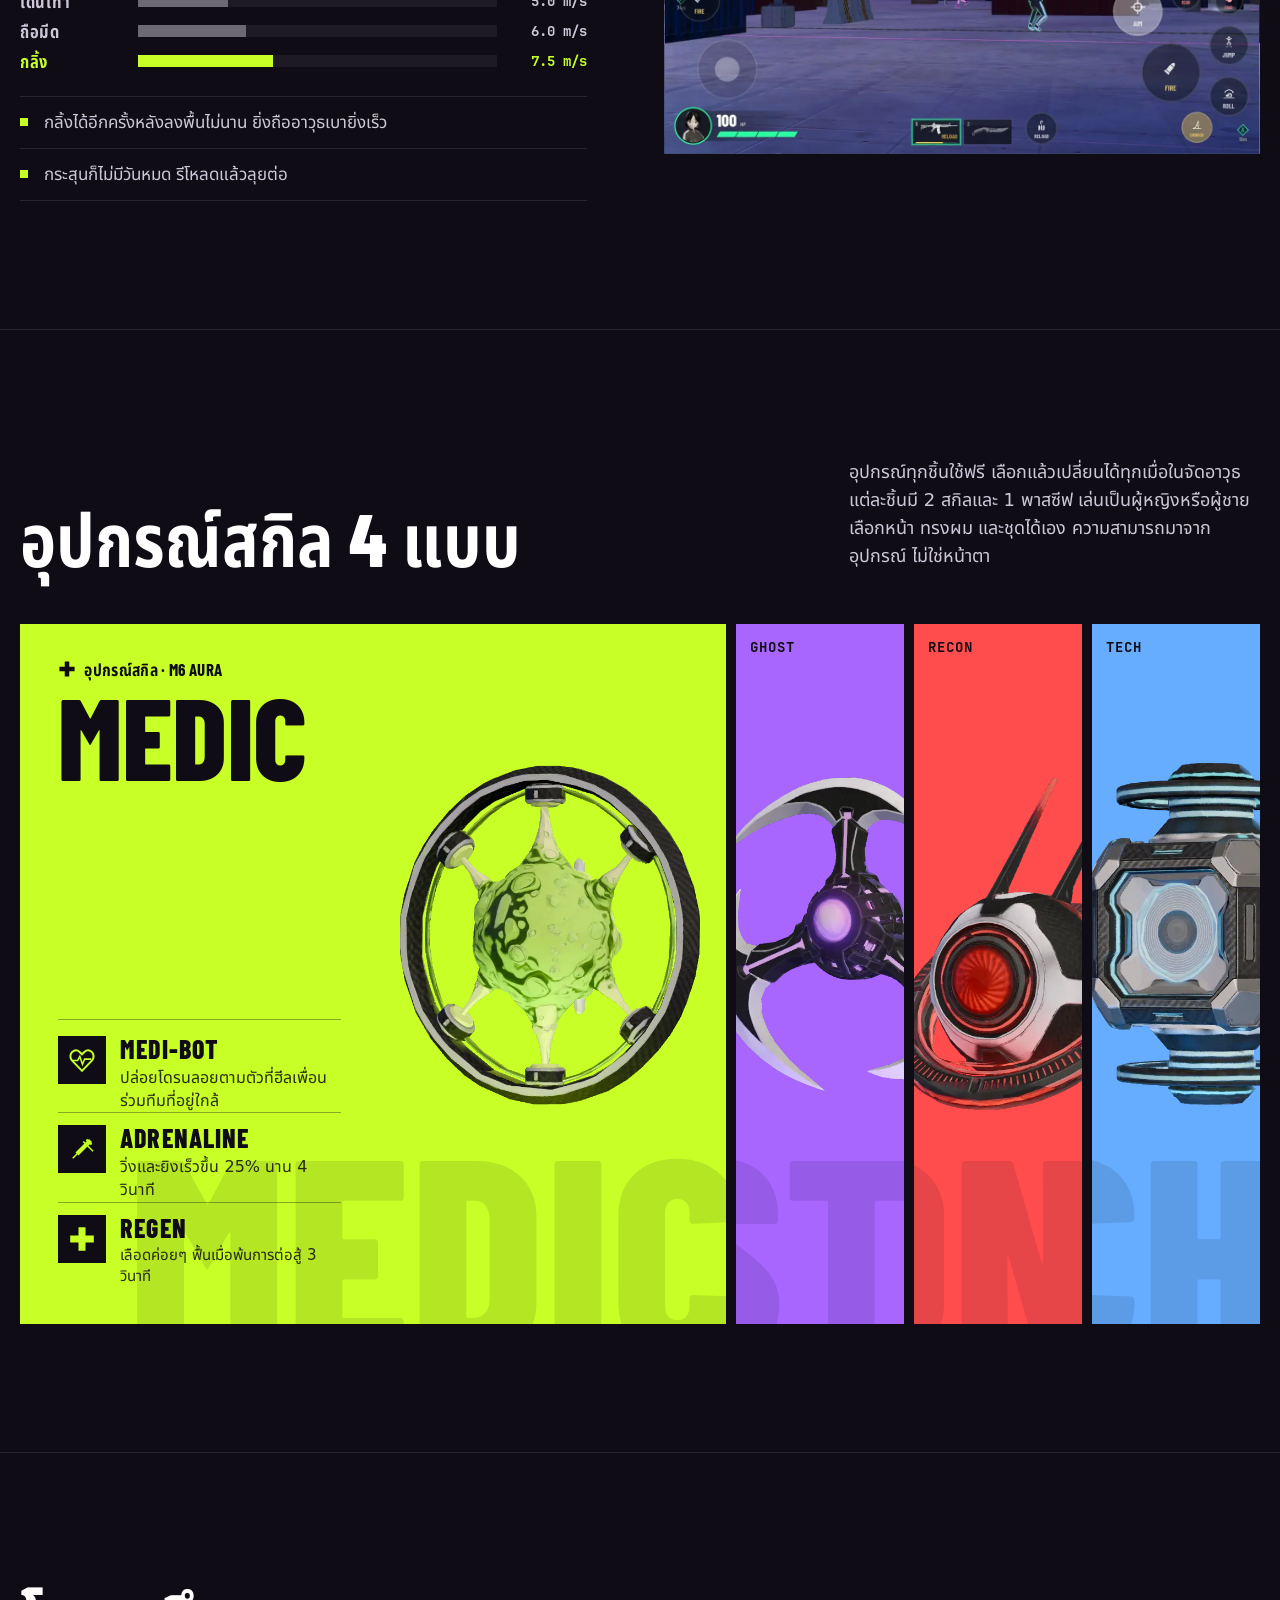
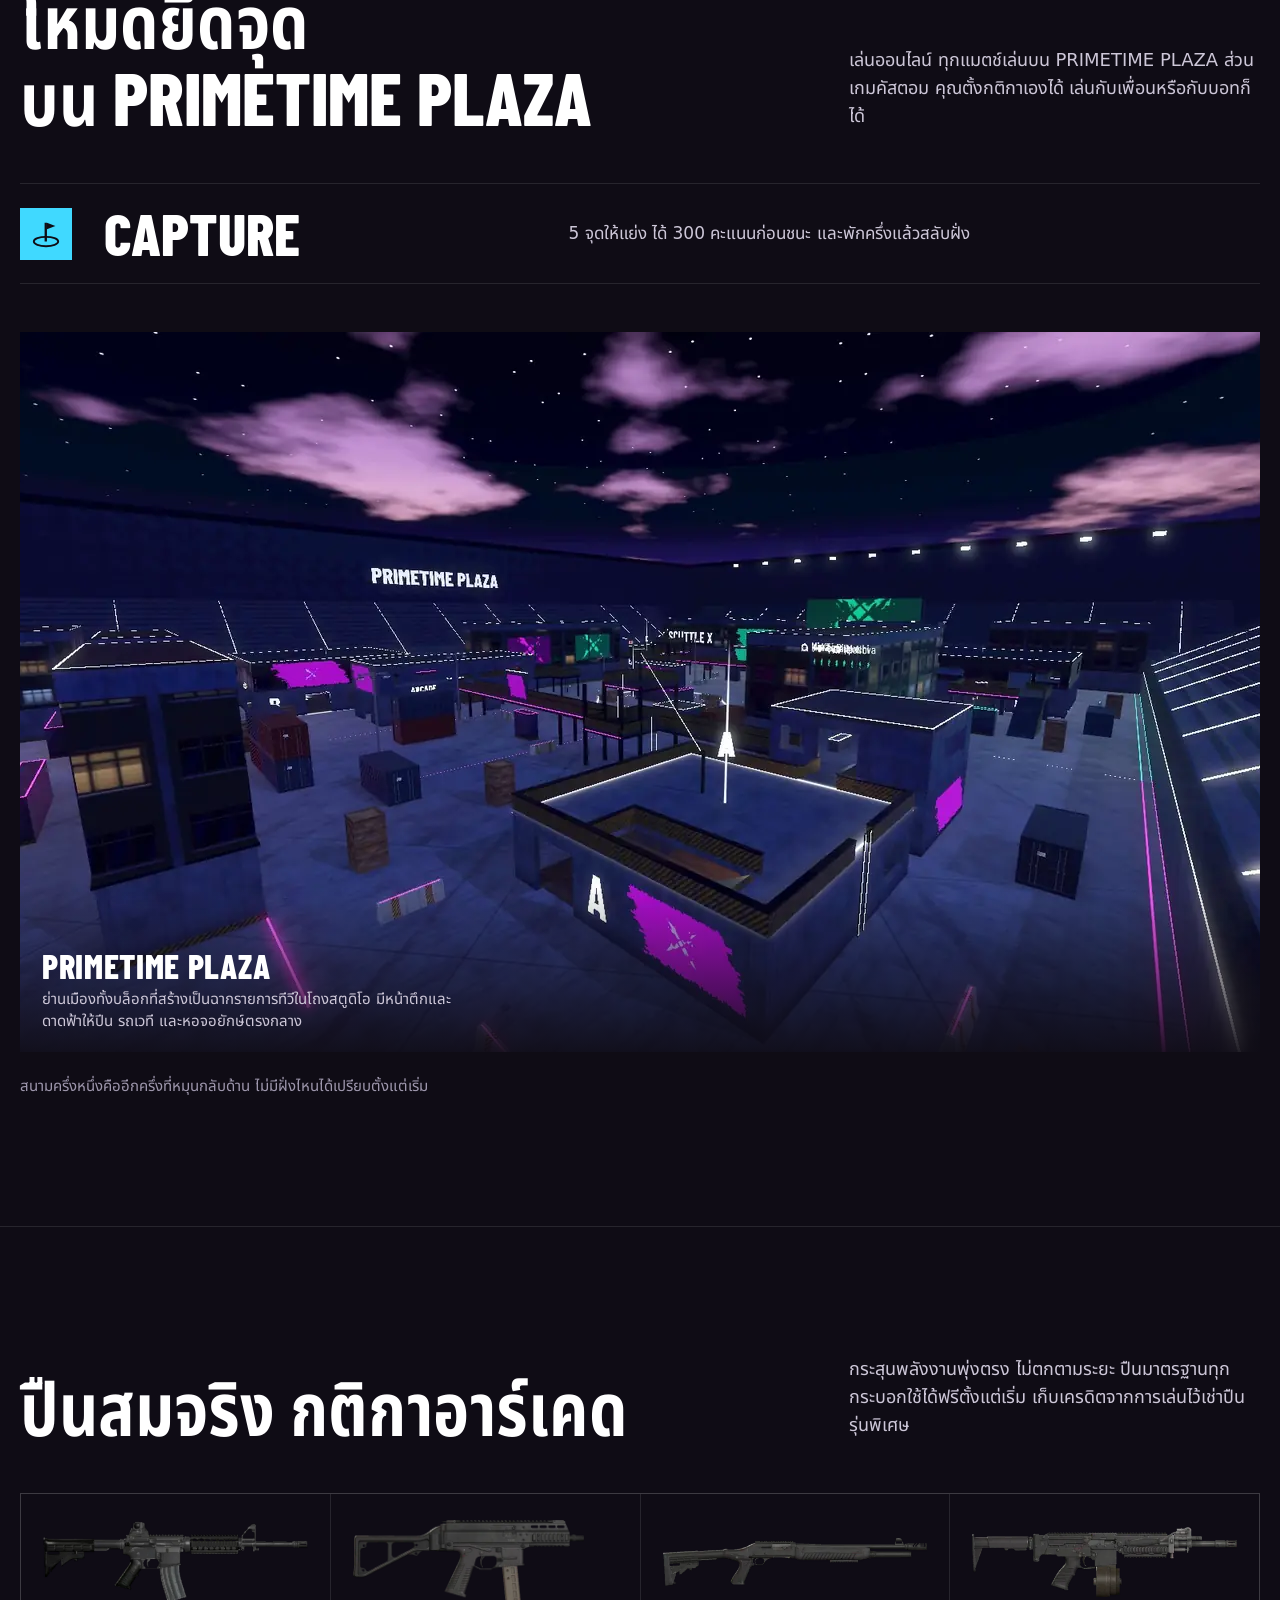
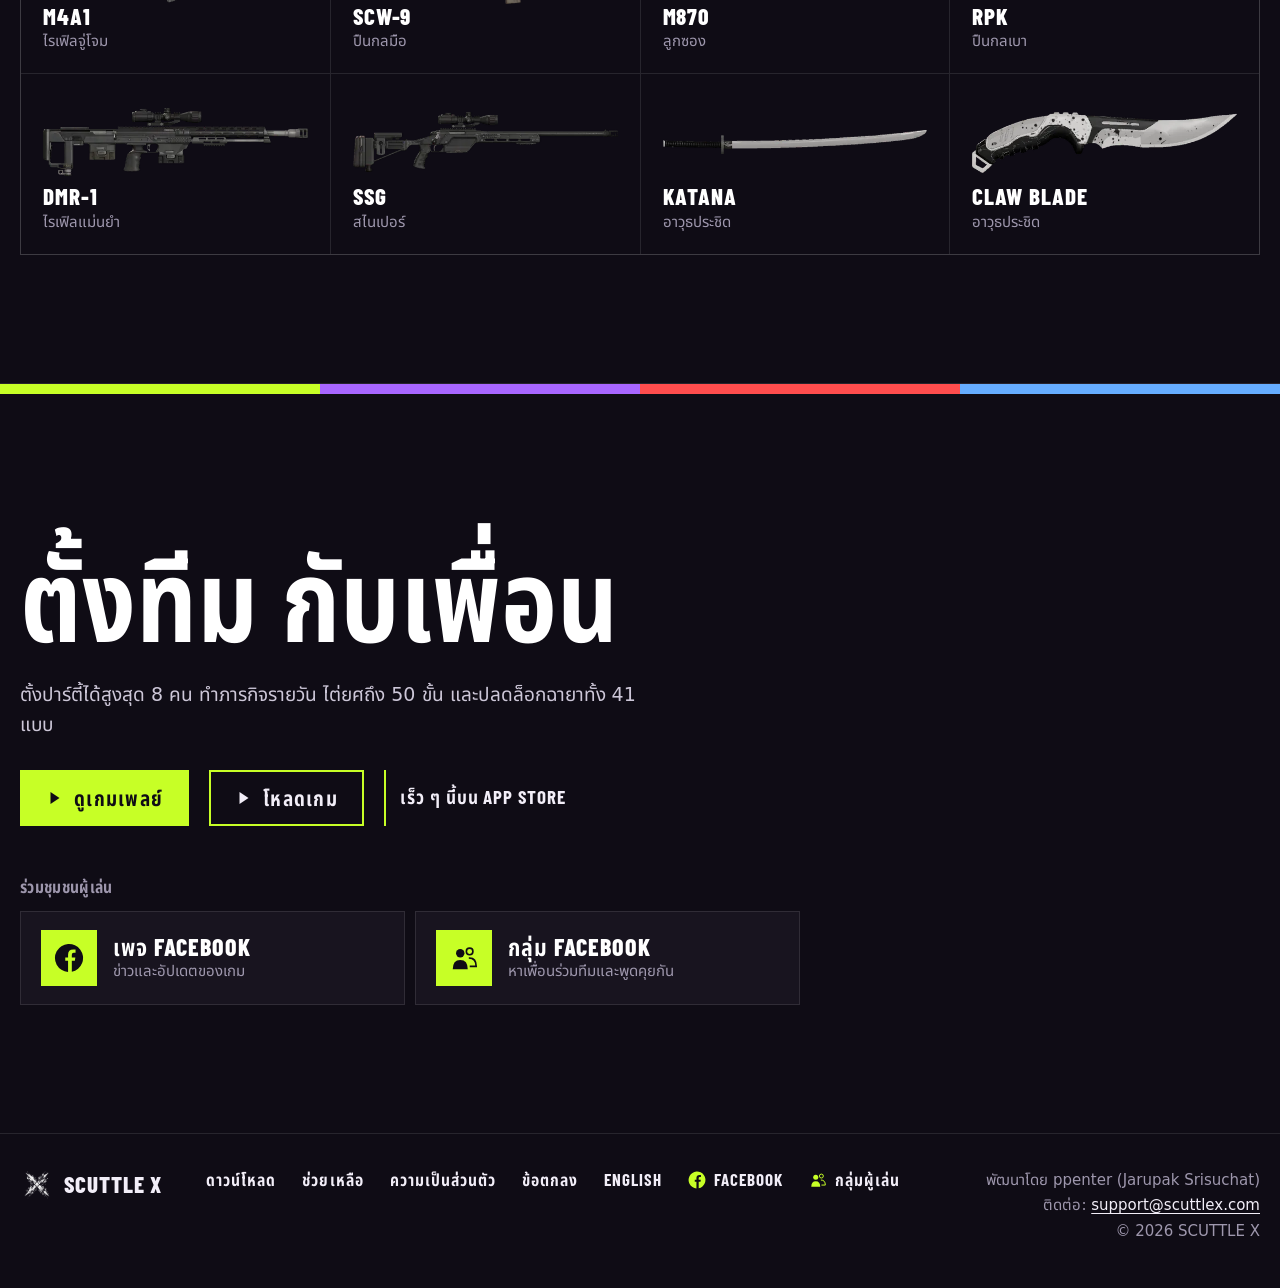
<file: th/index.html>
<!doctype html>
<html lang="th" class="page-index">
<head>
<meta charset="utf-8">
<meta name="viewport" content="width=device-width, initial-scale=1, viewport-fit=cover">
<title>SCUTTLE X · เกมยิงยึดจุด 8v8</title>
<meta name="description" content="SCUTTLE X: เกมยิงยึดจุด 8v8 อุปกรณ์สกิล 4 แบบ รวมทีมได้ 8 คน">
<meta name="theme-color" content="#0f0c15">
<link rel="canonical" href="https://scuttlex.com/th/">
<link rel="alternate" hreflang="en" href="https://scuttlex.com/">
<link rel="alternate" hreflang="th" href="https://scuttlex.com/th/">
<meta property="og:type" content="website">
<meta property="og:title" content="SCUTTLE X · เกมยิงยึดจุด 8v8">
<meta property="og:description" content="SCUTTLE X: เกมยิงยึดจุด 8v8 อุปกรณ์สกิล 4 แบบ รวมทีมได้ 8 คน">
<meta property="og:image" content="https://scuttlex.com/media/og.jpg">
<meta property="og:url" content="https://scuttlex.com/th/">
<meta name="twitter:card" content="summary_large_image">
<link rel="icon" href="../favicon.png">
<link rel="apple-touch-icon" href="../media/apple-touch-icon.png">
<link rel="preload" href="../fonts/BarlowCondensed-ExtraBold.woff" as="font" type="font/woff" crossorigin>
<link rel="preload" href="../media/hero_poster.webp" as="image" type="image/webp" fetchpriority="high">
<link rel="stylesheet" href="../style.css">
<script>document.documentElement.classList.add("js");try{var c={medic:"#c7ff26",ghost:"#a866ff",recon:"#ff4d4d",technical:"#66adff"}[localStorage.getItem("sx-hero")];if(c)document.documentElement.style.setProperty("--hero",c)}catch(e){}</script>
</head>
<body>
<a class="skip" href="#main">ข้ามไปที่เนื้อหา</a>
<header class="top"><div class="in">
<a class="brand" href="./" aria-label="SCUTTLE X"><img src="../media/mark.webp" width="40" height="40" alt=""><span>SCUTTLE X</span></a>
<nav class="nav"><a href="download.html">ดาวน์โหลด</a><a href="support.html">ช่วยเหลือ</a><a href="privacy.html">ความเป็นส่วนตัว</a><a href="terms.html">ข้อตกลง</a><a class="lang" href="../" hreflang="en" lang="en">EN</a></nav>
</div></header>
<main id="main">
<section class="hero" aria-labelledby="hero-title">
<div class="hero-film" aria-hidden="true">
<video data-loop data-src="../media/hero_loop.mp4" poster="../media/hero_poster.webp" muted loop playsinline preload="none"></video>
</div>
<div class="hero-copy">
<a class="beta-chip" href="download.html"><i></i>เปิดทดสอบแล้ว</a>
<h1 class="wordmark" id="hero-title"><span>SCUTTLE X</span></h1>
<div class="hero-foot">
<p class="pitch"><span class="nw">8 ต่อ 8</span> <span class="nw">มุมมองบุคคลที่หนึ่ง</span> <span class="nw">ยึดจุดแล้วถือไว้</span> <span class="nw">ปีนขึ้นดาดฟ้า</span> <span class="nw">ด้วยอุปกรณ์สกิลที่เลือกเอง</span></p>
<div class="cta">
<a class="btn" href="#trailer" data-play><svg class="i" viewBox="0 0 64 64" aria-hidden="true" focusable="false"><polygon points="18,8 54,32 18,56" fill="currentColor"/></svg>ดูเกมเพลย์</a>
<a class="btn btn-ghost" href="download.html"><svg class="i" viewBox="0 0 64 64" aria-hidden="true" focusable="false"><polygon points="18,8 54,32 18,56" fill="currentColor"/></svg>โหลดเกม</a>
<span class="soon">เร็ว ๆ นี้บน App Store</span>
</div>
</div>
</div>
</section>

<section class="sec theatre" id="trailer" aria-labelledby="trailer-title">
<div class="wrap">
<div class="sec-head">
<h2 id="trailer-title">เกมเพลย์</h2>
<p class="aside">แมตช์จริงบน PRIMETIME PLAZA ถ่ายตามที่เล่นจริง เปิดเสียงด้วย</p>
</div>
<div class="player" data-trailer data-src="../media/trailer.mp4">
<img src="../media/trailer_poster.webp" width="1280" height="720" alt="" loading="lazy" decoding="async">
<button class="play" type="button" aria-label="เล่นวิดีโอเกมเพลย์ 37 วินาที"><svg class="i" viewBox="0 0 64 64" aria-hidden="true" focusable="false"><polygon points="18,8 54,32 18,56" fill="currentColor"/></svg><span>เล่น</span><span class="len">0:37</span></button>
</div>
</div>
</section>

<section class="sec match" aria-labelledby="match-title">
<div class="wrap split">
<div>
<h2 id="match-title"><span class="nw">ถือจุดไว้</span> <span class="nw">ให้มากที่สุด</span></h2>
<p class="lede">สนามมี 5 จุด A ถึง E ยืนในจุดเพื่อดึงแถบมาฝั่งเรา ทุกจุดที่ทีมถือไว้ได้ 1 คะแนนทุก 2.5 วินาที ไม่ต้องมีใครเฝ้าก็ได้</p>
<ol class="steps" data-steps>
<li><b>ยึด</b><span>ยืนในจุด คนเดียวเต็มใน 5 วินาที ห้าคนใน 1 วินาที</span></li>
<li><b>ถือไว้</b><span>จุดเป็นของเราจนกว่าอีกทีมจะดึงกลับเป็นกลาง และได้คะแนนตลอดเวลา</span></li>
<li><b>แย่งกัน</b><span>ถ้าสองทีมอยู่ในจุดพร้อมกัน ฝ่ายที่มีคนมากกว่าจะค่อย ๆ ดึงแถบไป ยิ่งมากกว่าหลายคนยิ่งเร็ว ถ้าจำนวนเท่ากัน แถบจะหยุด</span></li>
<li><b>สลับฝั่ง</b><span>ครบ 150 คะแนนหรือ 5 นาที สลับฝั่ง และทุกจุดกลับเป็นกลาง</span></li>
<li><b>ชนะ</b><span>ทีมแรกที่ได้ 300 คะแนนชนะ ตายแล้วกลับมาใน 5 วินาที</span></li>
</ol>
</div>
<div class="board" data-board data-words='{"neutral": "ทุกจุดเป็นกลาง", "taken": "ยึดจุด {z} ได้", "enemy": "ศัตรูยึดจุด {z}", "contest": "จุด {z} กำลังแย่งกัน คนเท่ากัน แถบหยุด", "drained": "ดึงจุด {z} กลับเป็นกลาง", "half": "พักครึ่ง สลับฝั่ง ทุกจุดเป็นกลาง", "second": "ครึ่งหลัง", "win": "ชนะ 300 ต่อ 251"}' aria-label="แมตช์จำลองบน 5 จุด" role="img">
<div class="board-score">
<p class="side us"><span>ทีมเรา</span><b data-score="0">0</b></p>
<p class="to">ได้ 300 ก่อนชนะ</p>
<p class="side them"><span>ศัตรู</span><b data-score="1">0</b></p>
</div>
<ol class="zones">
<li data-zone="A"><b>A</b><i></i></li>
<li data-zone="B"><b>B</b><i></i></li>
<li data-zone="C"><b>C</b><i></i></li>
<li data-zone="D"><b>D</b><i></i></li>
<li data-zone="E"><b>E</b><i></i></li>
</ol>
<p class="board-note" data-note>ทุกจุดเป็นกลาง</p>
</div>
</div>
</section>

<section class="sec dash" aria-labelledby="dash-title">
<div class="wrap split rev">
<figure class="clip">
<video data-clip data-src="../media/dash_loop.mp4" poster="../media/dash_poster.webp" muted loop playsinline preload="none" aria-label="ผู้เล่นกลิ้งหลบแนวกระสุนแล้วลุกขึ้นยิงต่อ"></video>
</figure>
<div>
<h2 id="dash-title">กลิ้งและปีน</h2>
<p class="lede">แตะ "กลิ้ง" เพื่อกลิ้งหลบไป 3 เมตรตามทิศที่เดิน แล้วลุกขึ้นพร้อมปืนในมือ ใช้หลบออกจากการดวล ข้ามทางโล่ง หรือพุ่งเข้าที่กำบัง แล้วขึ้นที่สูง: ปีนขึ้นขอบตึก ไต่บันได และโหนสลิงขึ้นดาดฟ้า</p>
<ul class="race" data-race>
<li style="--v:5.0"><span class="who">เดินเท้า</span><span class="lane"><i></i></span><b>5.0 m/s</b></li>
<li style="--v:6.0"><span class="who">ถือมีด</span><span class="lane"><i></i></span><b>6.0 m/s</b></li>
<li class="fast" style="--v:7.5"><span class="who">กลิ้ง</span><span class="lane"><i></i></span><b>7.5 m/s</b></li>
</ul>
<ul class="facts">
<li>กลิ้งได้อีกครั้งหลังลงพื้นไม่นาน ยิ่งถืออาวุธเบายิ่งเร็ว</li>
<li>กระสุนก็ไม่มีวันหมด รีโหลดแล้วลุยต่อ</li>
</ul>
</div>
</div>
</section>

<section class="sec roster" aria-labelledby="roster-title">
<div class="wrap">
<div class="sec-head">
<h2 id="roster-title">อุปกรณ์สกิล 4 แบบ</h2>
<p class="aside">อุปกรณ์ทุกชิ้นใช้ฟรี เลือกแล้วเปลี่ยนได้ทุกเมื่อในจัดอาวุธ แต่ละชิ้นมี 2 สกิลและ 1 พาสซีฟ เล่นเป็นผู้หญิงหรือผู้ชาย เลือกหน้า ทรงผม และชุดได้เอง ความสามารถมาจากอุปกรณ์ ไม่ใช่หน้าตา</p>
</div>
<div class="slabs" data-slabs>
<article class="slab" style="--c:#c7ff26" data-hero="medic" data-name="MEDIC" aria-expanded="true">
<button class="slab-pick" type="button" aria-label="MEDIC"><span class="slab-name">MEDIC</span></button>
<div class="slab-body">
<p class="slab-class"><svg class="i" viewBox="0 0 64 64" aria-hidden="true" focusable="false"><path d="M24 5h16v19h19v16H40v19H24V40H5V24h19z" fill="currentColor"/></svg>อุปกรณ์สกิล  ·  M6 AURA</p>
<p class="slab-title">MEDIC</p>
<div class="slab-skill"><span class="slab-icon"><svg class="i" viewBox="0 0 64 64" aria-hidden="true" focusable="false"><path d="M32 57 L9 33 Q2 23 9 14 Q18 6 26 13 L32 19 L38 13 Q46 6 55 14 Q62 23 55 33 Z" fill="none" stroke="currentColor" stroke-width="4.5" stroke-linecap="square" stroke-linejoin="miter"/> <polyline points="13,33 22,33 27,24 33,42 38,30 51,30" fill="none" stroke="currentColor" stroke-width="3.5" stroke-linecap="square" stroke-linejoin="miter"/></svg></span><p><b>MEDI-BOT</b>ปล่อยโดรนลอยตามตัวที่ฮีลเพื่อนร่วมทีมที่อยู่ใกล้</p></div>
<div class="slab-skill"><span class="slab-icon"><svg class="i" viewBox="0 0 64 64" aria-hidden="true" focusable="false"><polyline points="44,12 52,20" fill="none" stroke="currentColor" stroke-width="5" stroke-linecap="square" stroke-linejoin="miter"/> <polyline points="48,16 24,40" fill="none" stroke="currentColor" stroke-width="10" stroke-linecap="square" stroke-linejoin="miter"/> <polyline points="24,40 12,52" fill="none" stroke="currentColor" stroke-width="3.5" stroke-linecap="square" stroke-linejoin="miter"/> <polyline points="36,16 56,36" fill="none" stroke="currentColor" stroke-width="3.5" stroke-linecap="square" stroke-linejoin="miter"/></svg></span><p><b>ADRENALINE</b>วิ่งและยิงเร็วขึ้น 25% นาน 4 วินาที</p></div>
<div class="slab-skill"><span class="slab-icon"><svg class="i" viewBox="0 0 64 64" aria-hidden="true" focusable="false"><path d="M24 5h16v19h19v16H40v19H24V40H5V24h19z" fill="currentColor"/></svg></span><p><b>REGEN</b>เลือดค่อยๆ ฟื้นเมื่อพ้นการต่อสู้ 3 วินาที</p></div>
</div>
<div class="slab-art" aria-hidden="true"><img class="h" src="../media/device_medic.webp" width="690" height="1220" alt="" loading="lazy" decoding="async"></div>
</article>
<article class="slab" style="--c:#a866ff" data-hero="ghost" data-name="GHOST" aria-expanded="false">
<button class="slab-pick" type="button" aria-label="GHOST"><span class="slab-name">GHOST</span></button>
<div class="slab-body">
<p class="slab-class"><svg class="i" viewBox="0 0 64 64" aria-hidden="true" focusable="false"><path fill-rule="evenodd" fill="currentColor" d="M32 3C46 3 55 15 55 30V60L43 53L32 61L21 53L9 60V30C9 15 18 3 32 3ZM32 18C24 18 19 25 19 33C19 41 25 47 32 47C39 47 45 41 45 33C45 25 40 18 32 18Z"/> <polygon points="21,31 30,34 29,38 22,36" fill="currentColor"/> <polygon points="43,31 34,34 35,38 42,36" fill="currentColor"/></svg>อุปกรณ์สกิล  ·  G3 SHADE</p>
<p class="slab-title">GHOST</p>
<div class="slab-skill"><span class="slab-icon"><svg class="i" viewBox="0 0 64 64" aria-hidden="true" focusable="false"><path d="M4 32 Q32 6 60 32 Q32 58 4 32 Z" fill="none" stroke="currentColor" stroke-width="5" stroke-linecap="square" stroke-linejoin="miter"/> <circle cx="32" cy="32" r="7" fill="currentColor"/> <polyline points="12,54 52,10" fill="none" stroke="currentColor" stroke-width="5" stroke-linecap="square" stroke-linejoin="miter"/></svg></span><p><b>CLOAK</b>ล่องหน 15 วินาที ยืนนิ่งหรือย่อตัวแทบมองไม่เห็น ขยับหรือยิงจะมีประกายแสงให้เห็น</p></div>
<div class="slab-skill"><span class="slab-icon"><svg class="i" viewBox="0 0 64 64" aria-hidden="true" focusable="false"><circle cx="14" cy="44" r="6" fill="none" stroke="currentColor" stroke-width="3.5"/> <polyline points="22,38 27,34" fill="none" stroke="currentColor" stroke-width="4" stroke-linecap="square" stroke-linejoin="miter"/> <polyline points="32,30 37,26" fill="none" stroke="currentColor" stroke-width="4" stroke-linecap="square" stroke-linejoin="miter"/> <circle cx="48" cy="20" r="8" fill="currentColor"/> <circle cx="48" cy="20" r="13" fill="none" stroke="currentColor" stroke-width="3"/></svg></span><p><b>BLINK</b>วาร์ปได้ไกลสูงสุด 8 เมตรไปทางที่มอง</p></div>
<div class="slab-skill"><span class="slab-icon"><svg class="i" viewBox="0 0 64 64" aria-hidden="true" focusable="false"><path fill-rule="evenodd" fill="currentColor" d="M32 3C46 3 55 15 55 30V60L43 53L32 61L21 53L9 60V30C9 15 18 3 32 3ZM32 18C24 18 19 25 19 33C19 41 25 47 32 47C39 47 45 41 45 33C45 25 40 18 32 18Z"/> <polygon points="21,31 30,34 29,38 22,36" fill="currentColor"/> <polygon points="43,31 34,34 35,38 42,36" fill="currentColor"/></svg></span><p><b>SILENT STEPS</b>เดินไม่มีเสียงฝีเท้า</p></div>
</div>
<div class="slab-art" aria-hidden="true"><img class="h" src="../media/device_ghost.webp" width="690" height="1220" alt="" loading="lazy" decoding="async"></div>
</article>
<article class="slab" style="--c:#ff4d4d" data-hero="recon" data-name="RECON" aria-expanded="false">
<button class="slab-pick" type="button" aria-label="RECON"><span class="slab-name">RECON</span></button>
<div class="slab-body">
<p class="slab-class"><svg class="i" viewBox="0 0 64 64" aria-hidden="true" focusable="false"><circle cx="32" cy="32" r="17" fill="none" stroke="currentColor" stroke-width="6"/> <circle cx="32" cy="32" r="4.5" fill="currentColor"/> <path d="M29 2h6v14h-6zM29 48h6v14h-6zM2 29h14v6H2zM48 29h14v6H48z" fill="currentColor"/></svg>อุปกรณ์สกิล  ·  R1 ARGUS</p>
<p class="slab-title">RECON</p>
<div class="slab-skill"><span class="slab-icon"><svg class="i" viewBox="0 0 64 64" aria-hidden="true" focusable="false"><polyline points="32,58 4,30" fill="none" stroke="currentColor" stroke-width="4" stroke-linecap="square" stroke-linejoin="miter"/> <polyline points="32,58 60,30" fill="none" stroke="currentColor" stroke-width="4" stroke-linecap="square" stroke-linejoin="miter"/> <path d="M3.72 29.72 A40 40 0 0 1 60.28 29.72" fill="none" stroke="currentColor" stroke-width="4" stroke-linecap="butt"/> <path d="M15.03 41.03 A24 24 0 0 1 48.97 41.03" fill="none" stroke="currentColor" stroke-width="3" stroke-linecap="butt"/> <circle cx="32" cy="58" r="3.5" fill="currentColor"/> <circle cx="41" cy="28" r="5" fill="currentColor"/></svg></span><p><b>SCAN</b>ส่งคลื่นโซนาร์ไปข้างหน้า 30 เมตรทะลุกำแพง ศัตรูในคลื่นสูงสุด 5 คนจะปรากฏให้ทั้งทีมเห็น</p></div>
<div class="slab-skill"><span class="slab-icon"><svg class="i" viewBox="0 0 64 64" aria-hidden="true" focusable="false"><circle cx="30" cy="40" r="15" fill="currentColor"/> <rect x="24" y="18" width="12" height="8" fill="currentColor"/> <polyline points="36,20 48,30" fill="none" stroke="currentColor" stroke-width="4" stroke-linecap="square" stroke-linejoin="miter"/> <circle cx="46" cy="14" r="5" fill="none" stroke="currentColor" stroke-width="3"/></svg></span><p><b>FRAG</b>ระเบิดที่เห็นเส้นทางก่อนปา กดค้างเพื่อเล็ง ปล่อยเพื่อปา เด้งได้ และระเบิดหลังปา 2.2 วินาที</p></div>
<div class="slab-skill"><span class="slab-icon"><svg class="i" viewBox="0 0 64 64" aria-hidden="true" focusable="false"><circle cx="32" cy="32" r="17" fill="none" stroke="currentColor" stroke-width="6"/> <circle cx="32" cy="32" r="4.5" fill="currentColor"/> <path d="M29 2h6v14h-6zM29 48h6v14h-6zM2 29h14v6H2zM48 29h14v6H48z" fill="currentColor"/></svg></span><p><b>TRACKER</b>ศัตรูที่ยิงโดนจะมองเห็นได้ทั้งทีม 2 วินาที</p></div>
</div>
<div class="slab-art" aria-hidden="true"><img class="h" src="../media/device_recon.webp" width="690" height="1220" alt="" loading="lazy" decoding="async"></div>
</article>
<article class="slab" style="--c:#66adff" data-hero="technical" data-name="TECH" aria-expanded="false">
<button class="slab-pick" type="button" aria-label="TECH"><span class="slab-name">TECH</span></button>
<div class="slab-body">
<p class="slab-class"><svg class="i" viewBox="0 0 64 64" aria-hidden="true" focusable="false"><polygon points="34,3 47,3 38,25 52,25 21,61 28,36 13,36" fill="currentColor"/></svg>อุปกรณ์สกิล  ·  T2 VOLT</p>
<p class="slab-title">TECH</p>
<div class="slab-skill"><span class="slab-icon"><svg class="i" viewBox="0 0 64 64" aria-hidden="true" focusable="false"><polygon points="31.09,27.25 22,32.5 12.91,27.25 12.91,16.75 22,11.5 31.09,16.75" fill="none" stroke="currentColor" stroke-width="3.5" stroke-linejoin="miter"/> <polygon points="51.09,27.25 42,32.5 32.91,27.25 32.91,16.75 42,11.5 51.09,16.75" fill="none" stroke="currentColor" stroke-width="3.5" stroke-linejoin="miter"/> <polygon points="21.09,44.25 12,49.5 2.91,44.25 2.91,33.75 12,28.5 21.09,33.75" fill="none" stroke="currentColor" stroke-width="3.5" stroke-linejoin="miter"/> <polygon points="41.09,44.25 32,49.5 22.91,44.25 22.91,33.75 32,28.5 41.09,33.75" fill="none" stroke="currentColor" stroke-width="3.5" stroke-linejoin="miter"/> <polygon points="61.09,44.25 52,49.5 42.91,44.25 42.91,33.75 52,28.5 61.09,33.75" fill="none" stroke="currentColor" stroke-width="3.5" stroke-linejoin="miter"/> <polyline points="4,56 60,56" fill="none" stroke="currentColor" stroke-width="4" stroke-linecap="square" stroke-linejoin="miter"/></svg></span><p><b>BARRIER</b>ตั้งกำแพงพลังงานกันกระสุน แต่คนเดินผ่านได้</p></div>
<div class="slab-skill"><span class="slab-icon"><svg class="i" viewBox="0 0 64 64" aria-hidden="true" focusable="false"><polygon points="36,12 22,34 31,34 27,52 42,28 33,28" fill="currentColor"/> <circle cx="32" cy="32" r="22" fill="none" stroke="currentColor" stroke-width="3"/> <path d="M4.75 22.08 A29 29 0 0 1 22.08 4.75" fill="none" stroke="currentColor" stroke-width="2.5" stroke-linecap="butt"/> <path d="M59.25 41.92 A29 29 0 0 1 41.92 59.25" fill="none" stroke="currentColor" stroke-width="2.5" stroke-linecap="butt"/></svg></span><p><b>EMP</b>คลื่นรอบตัว ศัตรูในวงใช้สกิลไม่ได้ 4 วินาที</p></div>
<div class="slab-skill"><span class="slab-icon"><svg class="i" viewBox="0 0 64 64" aria-hidden="true" focusable="false"><polygon points="34,3 47,3 38,25 52,25 21,61 28,36 13,36" fill="currentColor"/></svg></span><p><b>ARMOR PLATING</b>พลังชีวิต 120 แทน 100</p></div>
</div>
<div class="slab-art" aria-hidden="true"><img class="h" src="../media/device_technical.webp" width="690" height="1220" alt="" loading="lazy" decoding="async"></div>
</article>
</div>
</div>
</section>

<section class="sec modes" aria-labelledby="modes-title">
<div class="wrap">
<div class="sec-head">
<h2 id="modes-title"><span class="nw">โหมดยึดจุด</span> <span class="nw">บน PRIMETIME PLAZA</span></h2>
<p class="aside">เล่นออนไลน์ ทุกแมตช์เล่นบน PRIMETIME PLAZA ส่วนเกมคัสตอม คุณตั้งกติกาเองได้ เล่นกับเพื่อนหรือกับบอทก็ได้</p>
</div>
<div class="mode-rows">
<div class="mode-row cap"><span class="mi"><svg class="i" viewBox="0 0 64 64" aria-hidden="true" focusable="false"><ellipse cx="32" cy="48" rx="26" ry="10" fill="none" stroke="currentColor" stroke-width="4"/> <rect x="29" y="8" width="5" height="40" fill="currentColor"/> <path d="M34 8 L52 15 L34 22 Z" fill="currentColor"/></svg></span><b>Capture</b><p>5 จุดให้แย่ง ได้ 300 คะแนนก่อนชนะ และพักครึ่งแล้วสลับฝั่ง</p></div>
</div>
<div class="maps one">
<figure class="map"><img src="../media/map_primetime.webp" width="1280" height="720" alt="PRIMETIME PLAZA มุมสูง ย่านเมืองที่สร้างในโถงสตูดิโอ" loading="lazy" decoding="async"><figcaption><b>PRIMETIME PLAZA</b><span>ย่านเมืองทั้งบล็อกที่สร้างเป็นฉากรายการทีวีในโถงสตูดิโอ มีหน้าตึกและดาดฟ้าให้ปีน รถเวที และหอจอยักษ์ตรงกลาง</span></figcaption></figure>
</div>
<p class="small">สนามครึ่งหนึ่งคืออีกครึ่งที่หมุนกลับด้าน ไม่มีฝั่งไหนได้เปรียบตั้งแต่เริ่ม</p>
</div>
</section>

<section class="sec arsenal" aria-labelledby="arsenal-title">
<div class="wrap">
<div class="sec-head">
<h2 id="arsenal-title"><span class="nw">ปืนสมจริง</span> <span class="nw">กติกาอาร์เคด</span></h2>
<p class="aside">กระสุนพลังงานพุ่งตรง ไม่ตกตามระยะ ปืนมาตรฐานทุกกระบอกใช้ได้ฟรีตั้งแต่เริ่ม เก็บเครดิตจากการเล่นไว้เช่าปืนรุ่นพิเศษ</p>
</div>
<ul class="guns">
<li><img src="../media/gun_carbine.webp" alt="" loading="lazy" decoding="async"><b>M4A1</b><span>ไรเฟิลจู่โจม</span></li>
<li><img src="../media/gun_hornet.webp" alt="" loading="lazy" decoding="async"><b>SCW-9</b><span>ปืนกลมือ</span></li>
<li><img src="../media/gun_thunderclap.webp" alt="" loading="lazy" decoding="async"><b>M870</b><span>ลูกซอง</span></li>
<li><img src="../media/gun_hive_cannon.webp" alt="" loading="lazy" decoding="async"><b>RPK</b><span>ปืนกลเบา</span></li>
<li><img src="../media/gun_lancer.webp" alt="" loading="lazy" decoding="async"><b>DMR-1</b><span>ไรเฟิลแม่นยำ</span></li>
<li><img src="../media/gun_starpiercer.webp" alt="" loading="lazy" decoding="async"><b>SSG</b><span>สไนเปอร์</span></li>
<li><img src="../media/gun_katana.webp" alt="" loading="lazy" decoding="async"><b>KATANA</b><span>อาวุธประชิด</span></li>
<li><img src="../media/gun_knife.webp" alt="" loading="lazy" decoding="async"><b>CLAW BLADE</b><span>อาวุธประชิด</span></li>
</ul>
</div>
</section>

<section class="sec join" aria-labelledby="join-title">
<div class="stripes" aria-hidden="true"><i></i><i></i><i></i><i></i></div>
<div class="wrap">
<h2 id="join-title"><span class="nw">ตั้งทีม</span> <span class="nw">กับเพื่อน</span></h2>
<p class="lede">ตั้งปาร์ตี้ได้สูงสุด 8 คน ทำภารกิจรายวัน ไต่ยศถึง 50 ขั้น และปลดล็อกฉายาทั้ง 41 แบบ</p>
<div class="cta">
<a class="btn" href="#trailer" data-play><svg class="i" viewBox="0 0 64 64" aria-hidden="true" focusable="false"><polygon points="18,8 54,32 18,56" fill="currentColor"/></svg>ดูเกมเพลย์</a>
<a class="btn btn-ghost" href="download.html"><svg class="i" viewBox="0 0 64 64" aria-hidden="true" focusable="false"><polygon points="18,8 54,32 18,56" fill="currentColor"/></svg>โหลดเกม</a>
<span class="soon">เร็ว ๆ นี้บน App Store</span>
</div>
<p class="social-kicker">ร่วมชุมชนผู้เล่น</p>
<div class="social"><a class="social-card" href="https://www.facebook.com/scuttlex" target="_blank" rel="noopener"><span class="social-mark"><svg class="i" viewBox="0 0 64 64" aria-hidden="true" focusable="false"><path fill="currentColor" d="M38 61.39 A30 30 0 1 0 30 61.93 L30 38 L24 38 L24 31 L30 31 L30 25 Q30 14 41 14 L46 14 L46 21 L42 21 Q38 21 38 25 L38 31 L45.5 31 L44.5 38 L38 38 Z"/></svg></span><b>เพจ Facebook</b><span>ข่าวและอัปเดตของเกม</span></a><a class="social-card" href="https://www.facebook.com/groups/3428875307285060" target="_blank" rel="noopener"><span class="social-mark"><svg class="i" viewBox="0 0 64 64" aria-hidden="true" focusable="false"><circle cx="24" cy="22" r="9" fill="currentColor"/> <path d="M8 56 Q8 36 24 36 Q40 36 40 56 Z" fill="currentColor"/> <circle cx="44" cy="18" r="7" fill="none" stroke="currentColor" stroke-width="3.5"/> <path d="M44 32 Q58 32 58 50 L46 50" fill="none" stroke="currentColor" stroke-width="3.5" stroke-linecap="square" stroke-linejoin="miter"/></svg></span><b>กลุ่ม Facebook</b><span>หาเพื่อนร่วมทีมและพูดคุยกัน</span></a></div>
</div>
</section>

</main>
<footer class="foot"><div class="in">
<a class="brand" href="./"><img src="../media/mark.webp" width="40" height="40" alt=""><span>SCUTTLE X</span></a>
<nav class="foot-links"><a href="download.html">ดาวน์โหลด</a><a href="support.html">ช่วยเหลือ</a><a href="privacy.html">ความเป็นส่วนตัว</a><a href="terms.html">ข้อตกลง</a><a href="../" hreflang="en" lang="en">English</a><a class="social-link" href="https://www.facebook.com/scuttlex" target="_blank" rel="noopener"><svg class="i" viewBox="0 0 64 64" aria-hidden="true" focusable="false"><path fill="currentColor" d="M38 61.39 A30 30 0 1 0 30 61.93 L30 38 L24 38 L24 31 L30 31 L30 25 Q30 14 41 14 L46 14 L46 21 L42 21 Q38 21 38 25 L38 31 L45.5 31 L44.5 38 L38 38 Z"/></svg>Facebook</a><a class="social-link" href="https://www.facebook.com/groups/3428875307285060" target="_blank" rel="noopener"><svg class="i" viewBox="0 0 64 64" aria-hidden="true" focusable="false"><circle cx="24" cy="22" r="9" fill="currentColor"/> <path d="M8 56 Q8 36 24 36 Q40 36 40 56 Z" fill="currentColor"/> <circle cx="44" cy="18" r="7" fill="none" stroke="currentColor" stroke-width="3.5"/> <path d="M44 32 Q58 32 58 50 L46 50" fill="none" stroke="currentColor" stroke-width="3.5" stroke-linecap="square" stroke-linejoin="miter"/></svg>กลุ่มผู้เล่น</a></nav>
<p class="foot-meta">พัฒนาโดย ppenter (Jarupak Srisuchat)<br>ติดต่อ: <a href="mailto:support@scuttlex.com">support@scuttlex.com</a><br>&copy; 2026 SCUTTLE X</p>
</div></footer>
<script src="../site.js" defer></script>
</body>
</html>
</file>
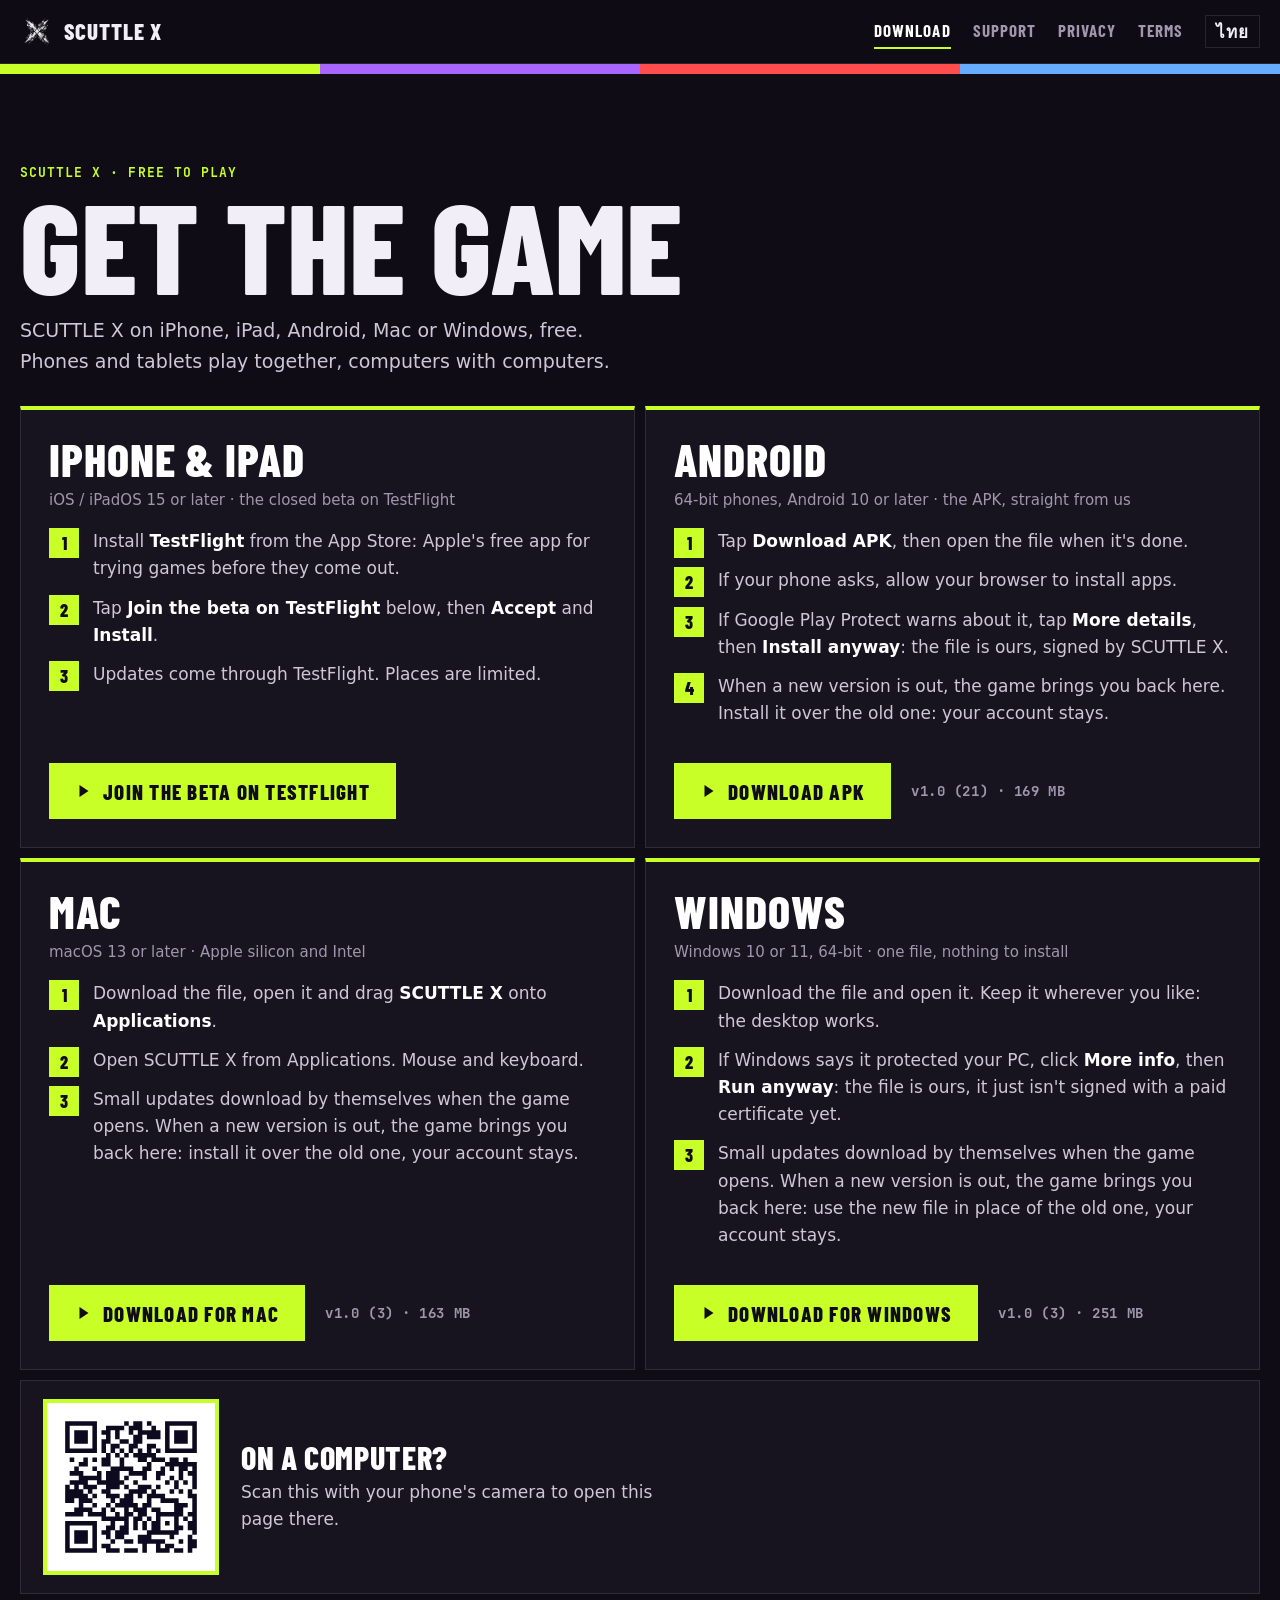
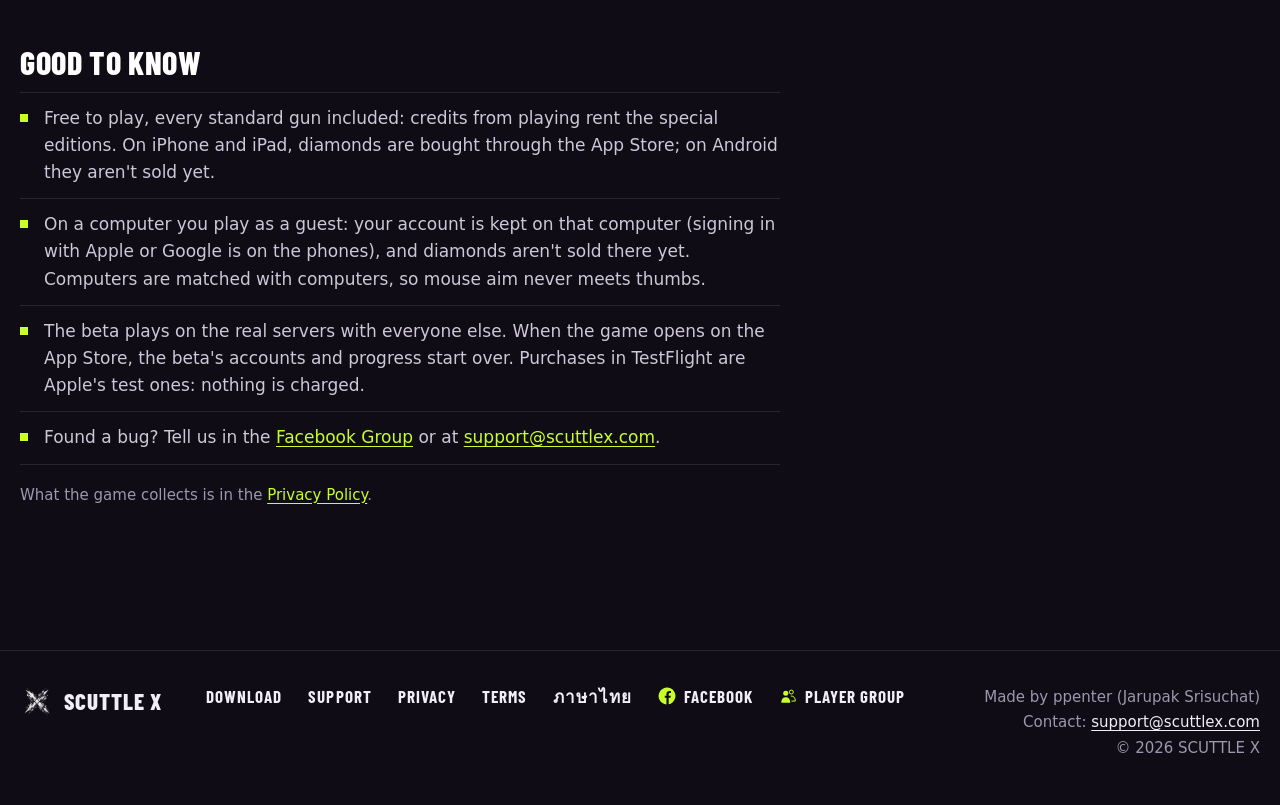
<file: download.html>
<!doctype html>
<html lang="en" class="page-download">
<head>
<meta charset="utf-8">
<meta name="viewport" content="width=device-width, initial-scale=1, viewport-fit=cover">
<title>Download · SCUTTLE X</title>
<meta name="description" content="SCUTTLE X: an 8v8 zone-capture shooter with four skill devices and squads of eight.">
<meta name="theme-color" content="#0f0c15">
<link rel="canonical" href="https://scuttlex.com/download.html">
<link rel="alternate" hreflang="en" href="https://scuttlex.com/download.html">
<link rel="alternate" hreflang="th" href="https://scuttlex.com/th/download.html">
<meta property="og:type" content="website">
<meta property="og:title" content="Download · SCUTTLE X">
<meta property="og:description" content="SCUTTLE X: an 8v8 zone-capture shooter with four skill devices and squads of eight.">
<meta property="og:image" content="https://scuttlex.com/media/og.jpg">
<meta property="og:url" content="https://scuttlex.com/download.html">
<meta name="twitter:card" content="summary_large_image">
<link rel="icon" href="favicon.png">
<link rel="apple-touch-icon" href="media/apple-touch-icon.png">
<link rel="preload" href="fonts/BarlowCondensed-ExtraBold.woff" as="font" type="font/woff" crossorigin>
<link rel="stylesheet" href="style.css">
<script>document.documentElement.classList.add("js");try{var c={medic:"#c7ff26",ghost:"#a866ff",recon:"#ff4d4d",technical:"#66adff"}[localStorage.getItem("sx-hero")];if(c)document.documentElement.style.setProperty("--hero",c)}catch(e){}</script>
</head>
<body>
<a class="skip" href="#main">Skip to content</a>
<header class="top"><div class="in">
<a class="brand" href="./" aria-label="SCUTTLE X"><img src="media/mark.webp" width="40" height="40" alt=""><span>SCUTTLE X</span></a>
<nav class="nav"><a href="download.html" aria-current="page">Download</a><a href="support.html">Support</a><a href="privacy.html">Privacy</a><a href="terms.html">Terms</a><a class="lang" href="th/download.html" hreflang="th" lang="th">ไทย</a></nav>
</div></header>
<main id="main">
<section class="get" aria-labelledby="get-title">
<div class="wrap">
<p class="get-kicker">SCUTTLE X · Free to play</p>
<h1 id="get-title">Get the game</h1>
<p class="lede">SCUTTLE X on iPhone, iPad, Android, Mac or Windows, free. Phones and tablets play together, computers with computers.</p>

<div class="get-cards">
<article class="get-card" data-for="ios">
<p class="get-chip">Your device</p>
<h2>iPhone &amp; iPad</h2>
<p class="get-sub">iOS / iPadOS 15 or later · the closed beta on TestFlight</p>
<ol class="get-steps">
<li>Install <b>TestFlight</b> from the App Store: Apple's free app for trying games before they come out.</li>
<li>Tap <b>Join the beta on TestFlight</b> below, then <b>Accept</b> and <b>Install</b>.</li>
<li>Updates come through TestFlight. Places are limited.</li>
</ol>
<div class="cta">
<a class="btn" href="https://testflight.apple.com/join/yS6vWq6V"><svg class="i" viewBox="0 0 64 64" aria-hidden="true" focusable="false"><polygon points="18,8 54,32 18,56" fill="currentColor"/></svg>Join the beta on TestFlight</a>
</div>
</article>

<article class="get-card" data-for="android">
<p class="get-chip">Your device</p>
<h2>Android</h2>
<p class="get-sub">64-bit phones, Android 10 or later · the APK, straight from us</p>
<ol class="get-steps">
<li>Tap <b>Download APK</b>, then open the file when it's done.</li>
<li>If your phone asks, allow your browser to install apps.</li>
<li>If Google Play Protect warns about it, tap <b>More details</b>, then <b>Install anyway</b>: the file is ours, signed by SCUTTLE X.</li>
<li>When a new version is out, the game brings you back here. Install it over the old one: your account stays.</li>
</ol>
<div class="cta">
<a class="btn" href="https://github.com/ppenter/scuttlex-site/releases/download/android-1.0-21/scuttlex-1.0-21.apk"><svg class="i" viewBox="0 0 64 64" aria-hidden="true" focusable="false"><polygon points="18,8 54,32 18,56" fill="currentColor"/></svg>Download APK</a><span class="get-ver">v1.0 (21) · 169 MB</span>
</div>

</article>
</div>

<div class="get-cards get-pc">
<article class="get-card" data-for="mac">
<p class="get-chip">Your computer</p>
<h2>Mac</h2>
<p class="get-sub">macOS 13 or later · Apple silicon and Intel</p>
<ol class="get-steps">
<li>Download the file, open it and drag <b>SCUTTLE X</b> onto <b>Applications</b>.</li>
<li>Open SCUTTLE X from Applications. Mouse and keyboard.</li>
<li>Small updates download by themselves when the game opens. When a new version is out, the game brings you back here: install it over the old one, your account stays.</li>
</ol>
<div class="cta">
<a class="btn" href="https://github.com/ppenter/scuttlex-site/releases/download/pc-1.0-3/scuttlex-mac-1.0-3.dmg"><svg class="i" viewBox="0 0 64 64" aria-hidden="true" focusable="false"><polygon points="18,8 54,32 18,56" fill="currentColor"/></svg>Download for Mac</a><span class="get-ver">v1.0 (3) · 163 MB</span>
</div>
</article>

<article class="get-card" data-for="win">
<p class="get-chip">Your computer</p>
<h2>Windows</h2>
<p class="get-sub">Windows 10 or 11, 64-bit · one file, nothing to install</p>
<ol class="get-steps">
<li>Download the file and open it. Keep it wherever you like: the desktop works.</li>
<li>If Windows says it protected your PC, click <b>More info</b>, then <b>Run anyway</b>: the file is ours, it just isn't signed with a paid certificate yet.</li>
<li>Small updates download by themselves when the game opens. When a new version is out, the game brings you back here: use the new file in place of the old one, your account stays.</li>
</ol>
<div class="cta">
<a class="btn" href="https://github.com/ppenter/scuttlex-site/releases/download/pc-1.0-3/scuttlex-win-1.0-3.exe"><svg class="i" viewBox="0 0 64 64" aria-hidden="true" focusable="false"><polygon points="18,8 54,32 18,56" fill="currentColor"/></svg>Download for Windows</a><span class="get-ver">v1.0 (3) · 251 MB</span>
</div>
</article>
</div>

<div class="get-qr">
<img src="media/qr_download.svg" width="168" height="168" alt="QR code for scuttlex.com/download">
<div>
<h2>On a computer?</h2>
<p>Scan this with your phone's camera to open this page there.</p>
</div>
</div>

<div class="get-notes">
<h2>Good to know</h2>
<ul class="facts">
<li>Free to play, every standard gun included: credits from playing rent the special editions. On iPhone and iPad, diamonds are bought through the App Store; on Android they aren't sold yet.</li>
<li>On a computer you play as a guest: your account is kept on that computer (signing in with Apple or Google is on the phones), and diamonds aren't sold there yet. Computers are matched with computers, so mouse aim never meets thumbs.</li>
<li>The beta plays on the real servers with everyone else. When the game opens on the App Store, the beta's accounts and progress start over. Purchases in TestFlight are Apple's test ones: nothing is charged.</li>
<li>Found a bug? Tell us in the <a href="https://www.facebook.com/groups/3428875307285060" target="_blank" rel="noopener">Facebook Group</a> or at <a href="mailto:support@scuttlex.com">support@scuttlex.com</a>.</li>
</ul>
<p class="muted">What the game collects is in the <a href="privacy.html">Privacy Policy</a>.</p>
</div>
</div>
</section>
<script>
(function () {
  var ua = navigator.userAgent || "";
  var os = /iPhone|iPad|iPod/.test(ua) || (/Macintosh/.test(ua) && navigator.maxTouchPoints > 1) ? "ios" : /Android/i.test(ua) ? "android" : "desk";
  if (os === "desk") os = /Macintosh/.test(ua) ? "mac" : /Windows/.test(ua) ? "win" : "desk";
  document.documentElement.setAttribute("data-os", os);
  var pc = document.querySelector(".get-pc"), phones = document.querySelector(".get-cards:not(.get-pc)");
  if (pc && phones && (os === "mac" || os === "win")) phones.parentNode.insertBefore(pc, phones);  // (a computer: its cards first)
})();
</script>

</main>
<footer class="foot"><div class="in">
<a class="brand" href="./"><img src="media/mark.webp" width="40" height="40" alt=""><span>SCUTTLE X</span></a>
<nav class="foot-links"><a href="download.html" aria-current="page">Download</a><a href="support.html">Support</a><a href="privacy.html">Privacy</a><a href="terms.html">Terms</a><a href="th/download.html" hreflang="th" lang="th">ภาษาไทย</a><a class="social-link" href="https://www.facebook.com/scuttlex" target="_blank" rel="noopener"><svg class="i" viewBox="0 0 64 64" aria-hidden="true" focusable="false"><path fill="currentColor" d="M38 61.39 A30 30 0 1 0 30 61.93 L30 38 L24 38 L24 31 L30 31 L30 25 Q30 14 41 14 L46 14 L46 21 L42 21 Q38 21 38 25 L38 31 L45.5 31 L44.5 38 L38 38 Z"/></svg>Facebook</a><a class="social-link" href="https://www.facebook.com/groups/3428875307285060" target="_blank" rel="noopener"><svg class="i" viewBox="0 0 64 64" aria-hidden="true" focusable="false"><circle cx="24" cy="22" r="9" fill="currentColor"/> <path d="M8 56 Q8 36 24 36 Q40 36 40 56 Z" fill="currentColor"/> <circle cx="44" cy="18" r="7" fill="none" stroke="currentColor" stroke-width="3.5"/> <path d="M44 32 Q58 32 58 50 L46 50" fill="none" stroke="currentColor" stroke-width="3.5" stroke-linecap="square" stroke-linejoin="miter"/></svg>Player group</a></nav>
<p class="foot-meta">Made by ppenter (Jarupak Srisuchat)<br>Contact: <a href="mailto:support@scuttlex.com">support@scuttlex.com</a><br>&copy; 2026 SCUTTLE X</p>
</div></footer>
</body>
</html>
</file>
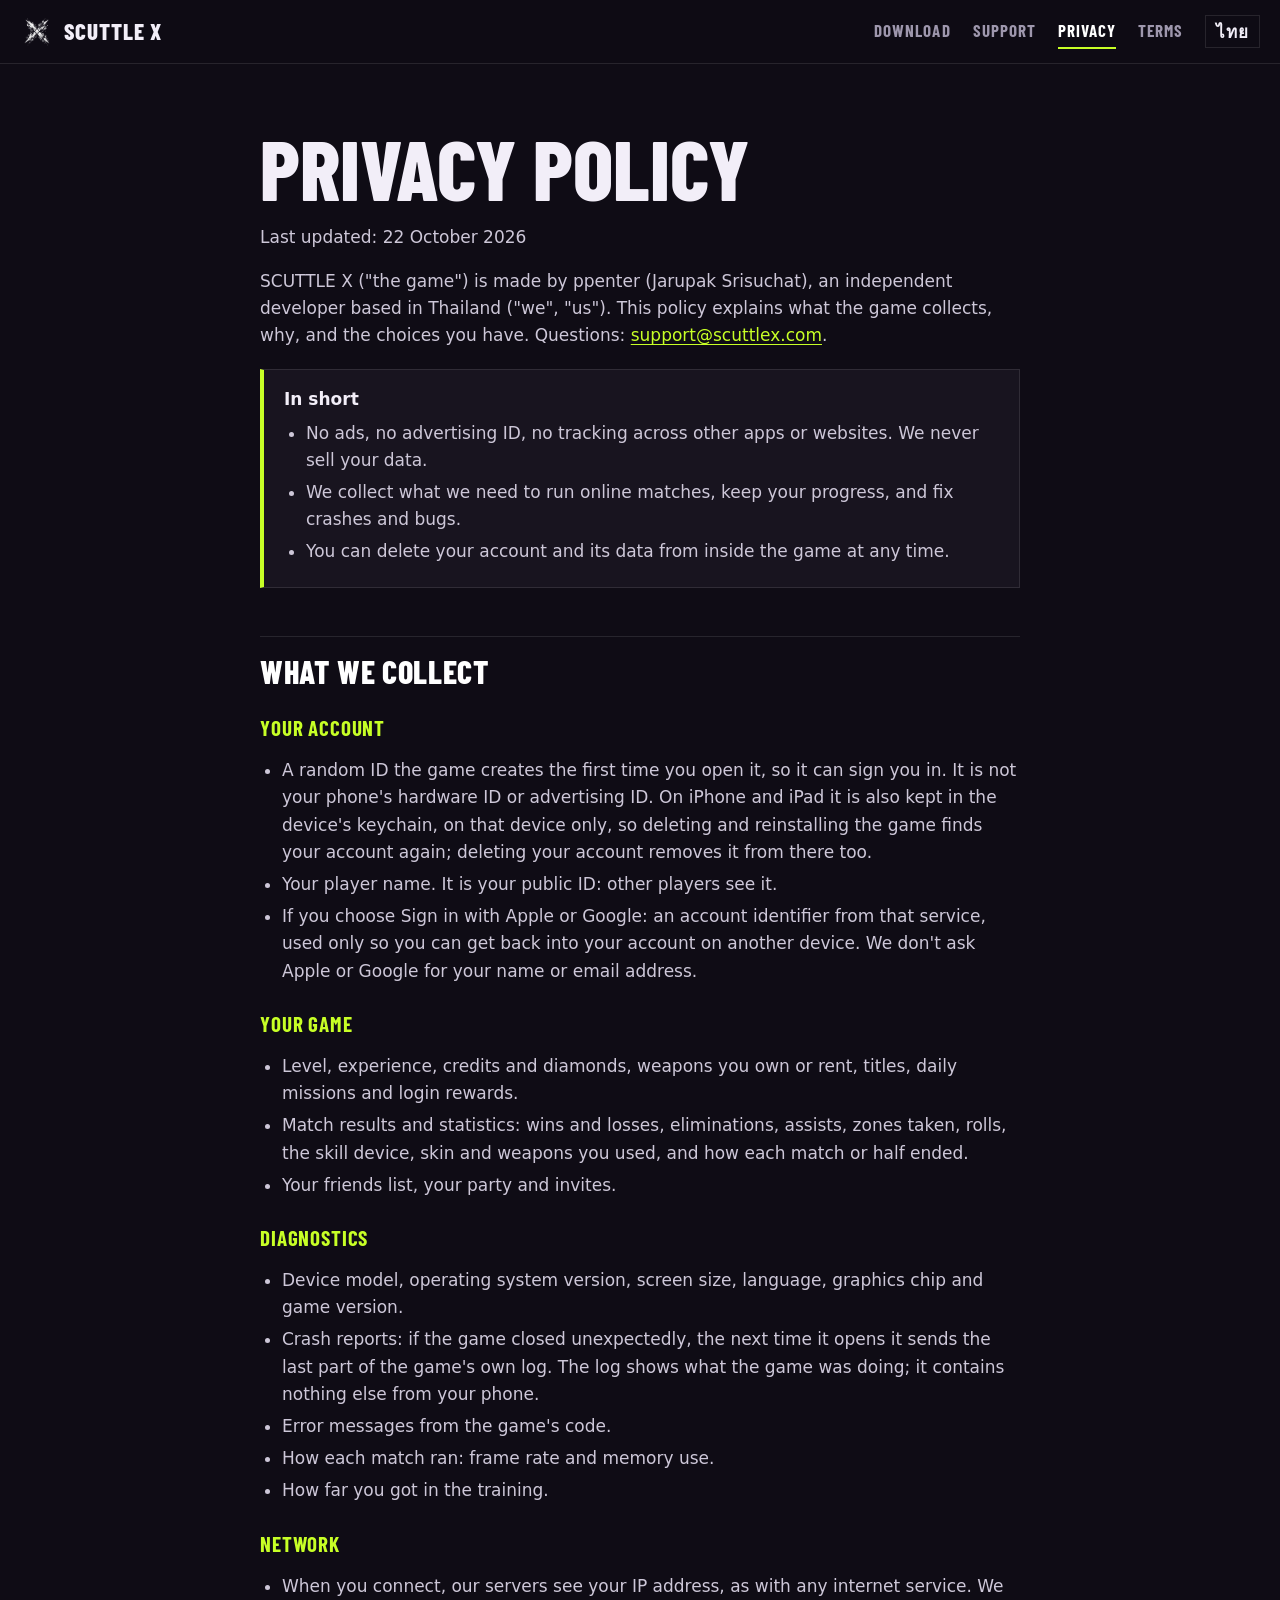
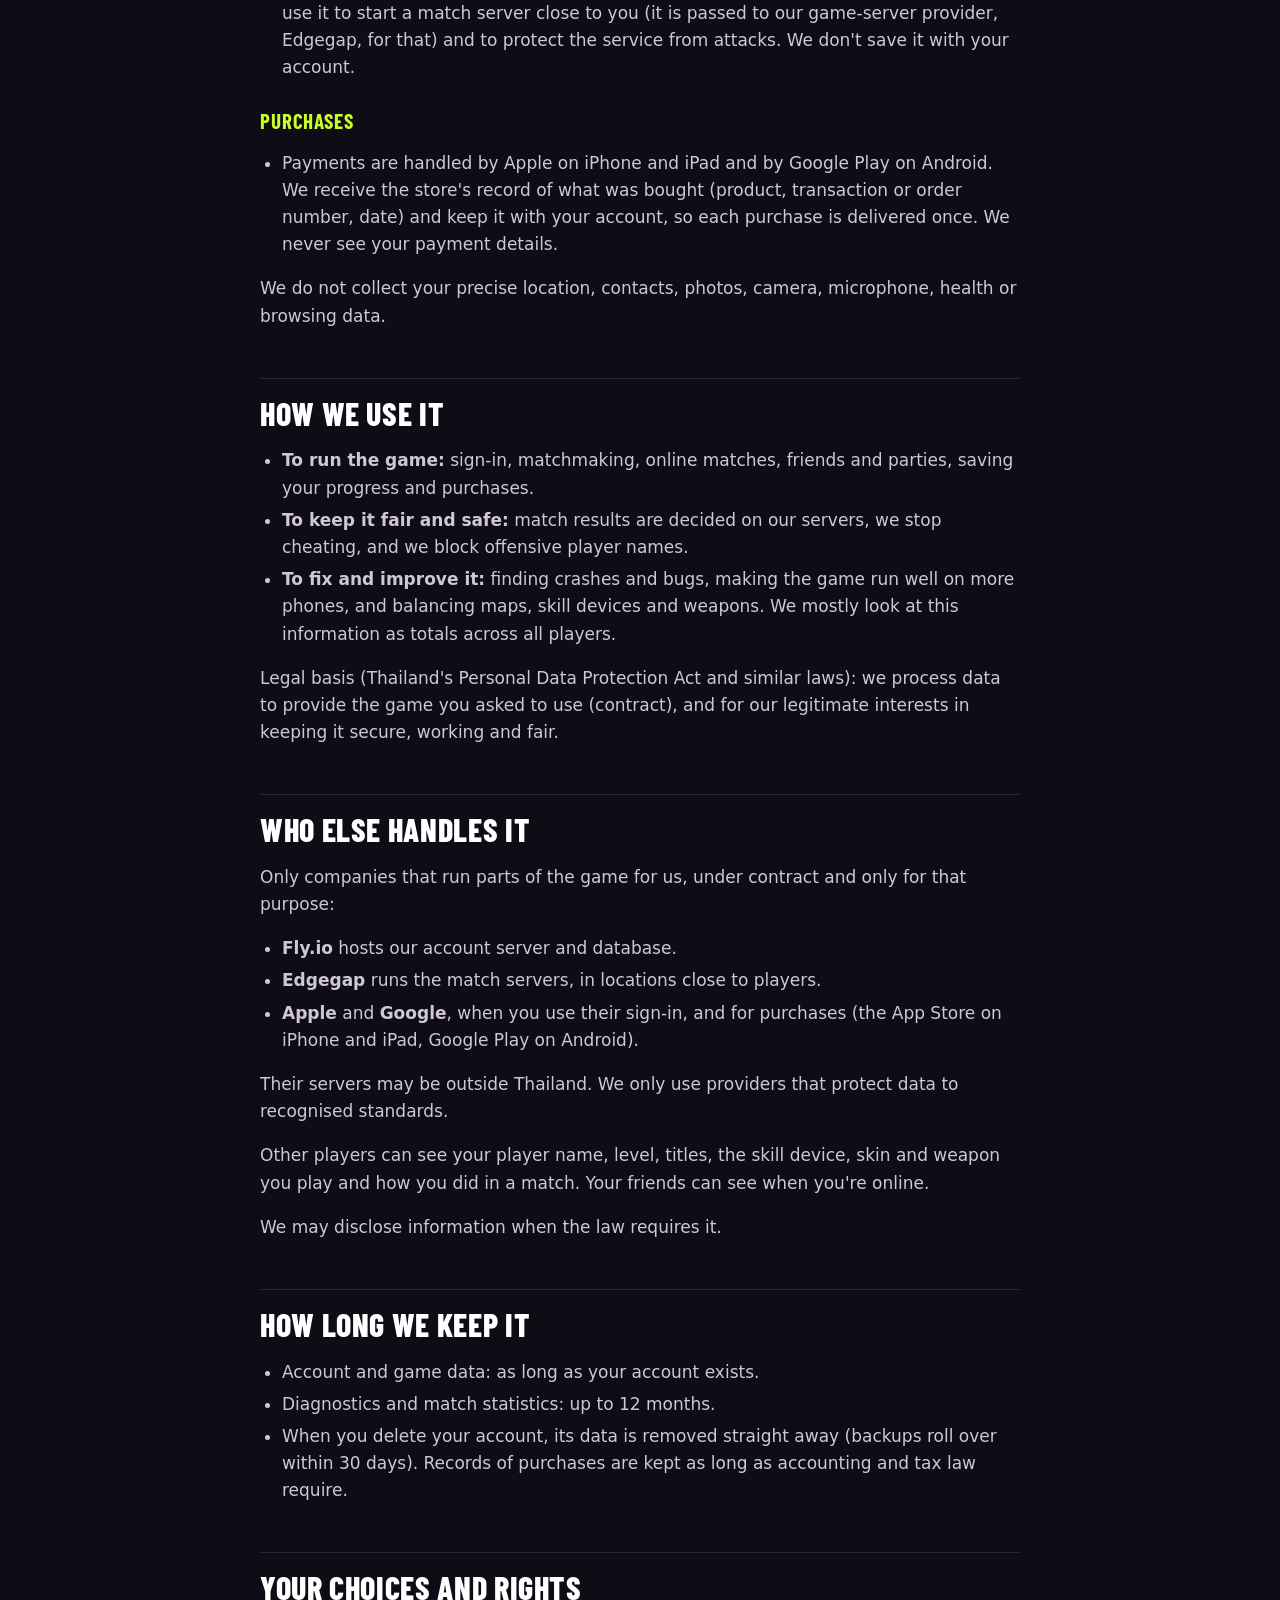
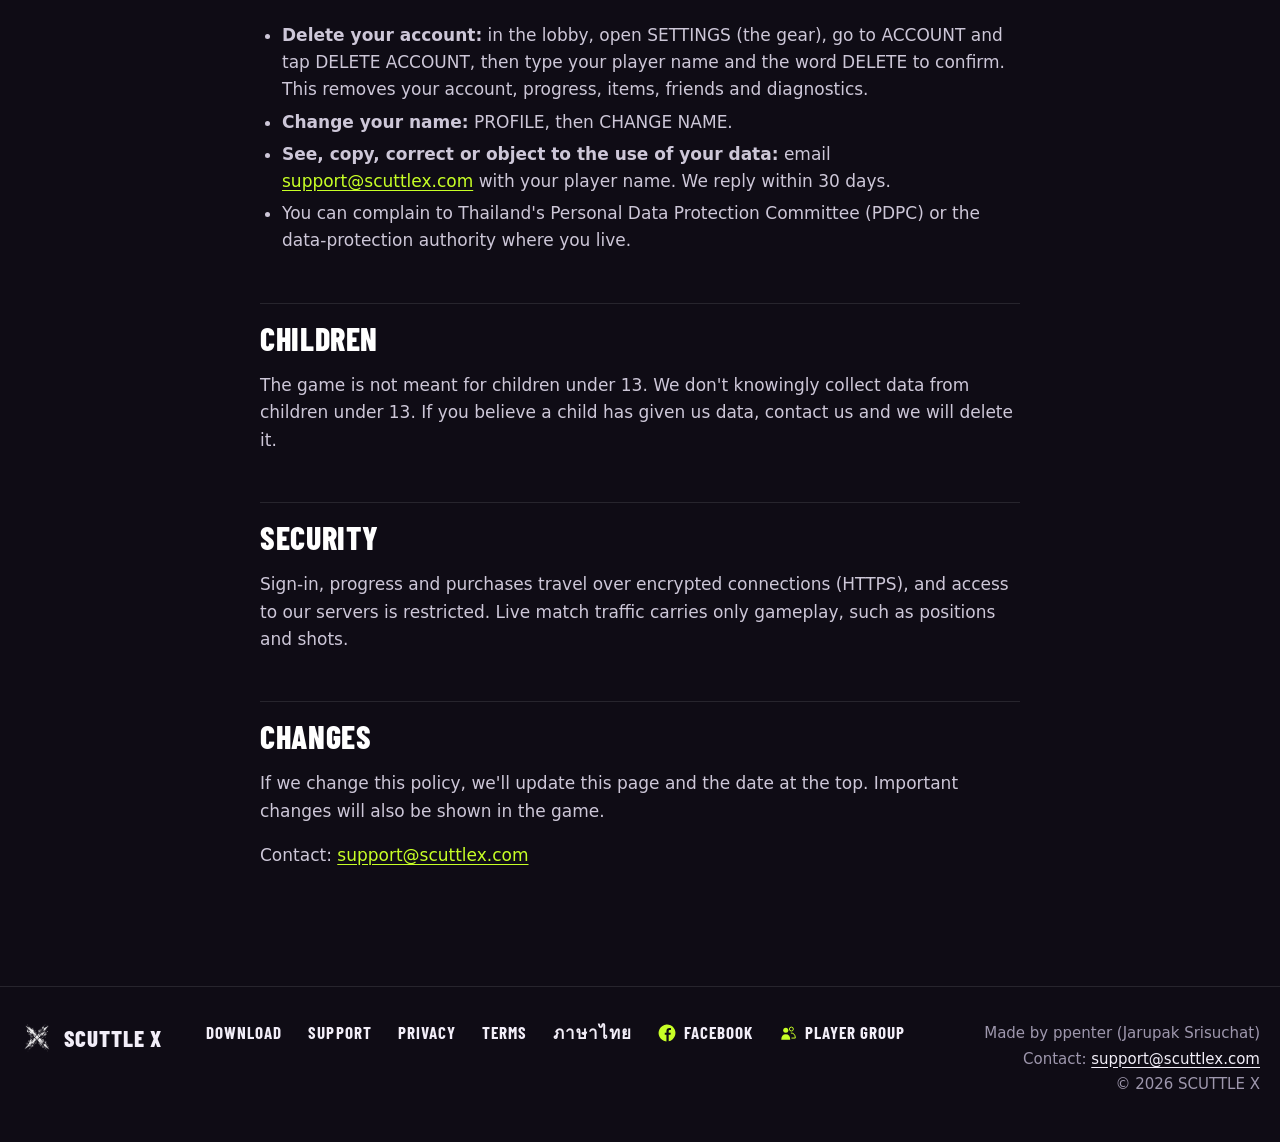
<file: privacy.html>
<!doctype html>
<html lang="en" class="page-privacy doc">
<head>
<meta charset="utf-8">
<meta name="viewport" content="width=device-width, initial-scale=1, viewport-fit=cover">
<title>Privacy Policy · SCUTTLE X</title>
<meta name="description" content="SCUTTLE X: an 8v8 zone-capture shooter with four skill devices and squads of eight.">
<meta name="theme-color" content="#0f0c15">
<link rel="canonical" href="https://scuttlex.com/privacy.html">
<link rel="alternate" hreflang="en" href="https://scuttlex.com/privacy.html">
<link rel="alternate" hreflang="th" href="https://scuttlex.com/th/privacy.html">
<meta property="og:type" content="website">
<meta property="og:title" content="Privacy Policy · SCUTTLE X">
<meta property="og:description" content="SCUTTLE X: an 8v8 zone-capture shooter with four skill devices and squads of eight.">
<meta property="og:image" content="https://scuttlex.com/media/og.jpg">
<meta property="og:url" content="https://scuttlex.com/privacy.html">
<meta name="twitter:card" content="summary_large_image">
<link rel="icon" href="favicon.png">
<link rel="apple-touch-icon" href="media/apple-touch-icon.png">
<link rel="preload" href="fonts/BarlowCondensed-ExtraBold.woff" as="font" type="font/woff" crossorigin>
<link rel="stylesheet" href="style.css">
<script>document.documentElement.classList.add("js");try{var c={medic:"#c7ff26",ghost:"#a866ff",recon:"#ff4d4d",technical:"#66adff"}[localStorage.getItem("sx-hero")];if(c)document.documentElement.style.setProperty("--hero",c)}catch(e){}</script>
</head>
<body>
<a class="skip" href="#main">Skip to content</a>
<header class="top"><div class="in">
<a class="brand" href="./" aria-label="SCUTTLE X"><img src="media/mark.webp" width="40" height="40" alt=""><span>SCUTTLE X</span></a>
<nav class="nav"><a href="download.html">Download</a><a href="support.html">Support</a><a href="privacy.html" aria-current="page">Privacy</a><a href="terms.html">Terms</a><a class="lang" href="th/privacy.html" hreflang="th" lang="th">ไทย</a></nav>
</div></header>
<main id="main">
<h1>Privacy Policy</h1>
<p class="updated">Last updated: 22 October 2026</p>

<p>SCUTTLE X ("the game") is made by ppenter (Jarupak Srisuchat), an independent developer based in Thailand ("we", "us"). This policy explains what the game collects, why, and the choices you have. Questions: <a href="mailto:support@scuttlex.com">support@scuttlex.com</a>.</p>

<div class="box">
<b>In short</b>
<ul>
<li>No ads, no advertising ID, no tracking across other apps or websites. We never sell your data.</li>
<li>We collect what we need to run online matches, keep your progress, and fix crashes and bugs.</li>
<li>You can delete your account and its data from inside the game at any time.</li>
</ul>
</div>

<h2>What we collect</h2>
<h3>Your account</h3>
<ul>
<li>A random ID the game creates the first time you open it, so it can sign you in. It is not your phone's hardware ID or advertising ID. On iPhone and iPad it is also kept in the device's keychain, on that device only, so deleting and reinstalling the game finds your account again; deleting your account removes it from there too.</li>
<li>Your player name. It is your public ID: other players see it.</li>
<li>If you choose Sign in with Apple or Google: an account identifier from that service, used only so you can get back into your account on another device. We don't ask Apple or Google for your name or email address.</li>
</ul>
<h3>Your game</h3>
<ul>
<li>Level, experience, credits and diamonds, weapons you own or rent, titles, daily missions and login rewards.</li>
<li>Match results and statistics: wins and losses, eliminations, assists, zones taken, rolls, the skill device, skin and weapons you used, and how each match or half ended.</li>
<li>Your friends list, your party and invites.</li>
</ul>
<h3>Diagnostics</h3>
<ul>
<li>Device model, operating system version, screen size, language, graphics chip and game version.</li>
<li>Crash reports: if the game closed unexpectedly, the next time it opens it sends the last part of the game's own log. The log shows what the game was doing; it contains nothing else from your phone.</li>
<li>Error messages from the game's code.</li>
<li>How each match ran: frame rate and memory use.</li>
<li>How far you got in the training.</li>
</ul>
<h3>Network</h3>
<ul>
<li>When you connect, our servers see your IP address, as with any internet service. We use it to start a match server close to you (it is passed to our game-server provider, Edgegap, for that) and to protect the service from attacks. We don't save it with your account.</li>
</ul>
<h3>Purchases</h3>
<ul>
<li>Payments are handled by Apple on iPhone and iPad and by Google Play on Android. We receive the store's record of what was bought (product, transaction or order number, date) and keep it with your account, so each purchase is delivered once. We never see your payment details.</li>
</ul>
<p>We do not collect your precise location, contacts, photos, camera, microphone, health or browsing data.</p>

<h2>How we use it</h2>
<ul>
<li><b>To run the game:</b> sign-in, matchmaking, online matches, friends and parties, saving your progress and purchases.</li>
<li><b>To keep it fair and safe:</b> match results are decided on our servers, we stop cheating, and we block offensive player names.</li>
<li><b>To fix and improve it:</b> finding crashes and bugs, making the game run well on more phones, and balancing maps, skill devices and weapons. We mostly look at this information as totals across all players.</li>
</ul>
<p>Legal basis (Thailand's Personal Data Protection Act and similar laws): we process data to provide the game you asked to use (contract), and for our legitimate interests in keeping it secure, working and fair.</p>

<h2>Who else handles it</h2>
<p>Only companies that run parts of the game for us, under contract and only for that purpose:</p>
<ul>
<li><b>Fly.io</b> hosts our account server and database.</li>
<li><b>Edgegap</b> runs the match servers, in locations close to players.</li>
<li><b>Apple</b> and <b>Google</b>, when you use their sign-in, and for purchases (the App Store on iPhone and iPad, Google Play on Android).</li>
</ul>
<p>Their servers may be outside Thailand. We only use providers that protect data to recognised standards.</p>
<p>Other players can see your player name, level, titles, the skill device, skin and weapon you play and how you did in a match. Your friends can see when you're online.</p>
<p>We may disclose information when the law requires it.</p>

<h2>How long we keep it</h2>
<ul>
<li>Account and game data: as long as your account exists.</li>
<li>Diagnostics and match statistics: up to 12 months.</li>
<li>When you delete your account, its data is removed straight away (backups roll over within 30 days). Records of purchases are kept as long as accounting and tax law require.</li>
</ul>

<h2>Your choices and rights</h2>
<ul>
<li><b>Delete your account:</b> in the lobby, open SETTINGS (the gear), go to ACCOUNT and tap DELETE ACCOUNT, then type your player name and the word DELETE to confirm. This removes your account, progress, items, friends and diagnostics.</li>
<li><b>Change your name:</b> PROFILE, then CHANGE NAME.</li>
<li><b>See, copy, correct or object to the use of your data:</b> email <a href="mailto:support@scuttlex.com">support@scuttlex.com</a> with your player name. We reply within 30 days.</li>
<li>You can complain to Thailand's Personal Data Protection Committee (PDPC) or the data-protection authority where you live.</li>
</ul>

<h2>Children</h2>
<p>The game is not meant for children under 13. We don't knowingly collect data from children under 13. If you believe a child has given us data, contact us and we will delete it.</p>

<h2>Security</h2>
<p>Sign-in, progress and purchases travel over encrypted connections (HTTPS), and access to our servers is restricted. Live match traffic carries only gameplay, such as positions and shots.</p>

<h2>Changes</h2>
<p>If we change this policy, we'll update this page and the date at the top. Important changes will also be shown in the game.</p>
<p>Contact: <a href="mailto:support@scuttlex.com">support@scuttlex.com</a></p>

</main>
<footer class="foot"><div class="in">
<a class="brand" href="./"><img src="media/mark.webp" width="40" height="40" alt=""><span>SCUTTLE X</span></a>
<nav class="foot-links"><a href="download.html">Download</a><a href="support.html">Support</a><a href="privacy.html" aria-current="page">Privacy</a><a href="terms.html">Terms</a><a href="th/privacy.html" hreflang="th" lang="th">ภาษาไทย</a><a class="social-link" href="https://www.facebook.com/scuttlex" target="_blank" rel="noopener"><svg class="i" viewBox="0 0 64 64" aria-hidden="true" focusable="false"><path fill="currentColor" d="M38 61.39 A30 30 0 1 0 30 61.93 L30 38 L24 38 L24 31 L30 31 L30 25 Q30 14 41 14 L46 14 L46 21 L42 21 Q38 21 38 25 L38 31 L45.5 31 L44.5 38 L38 38 Z"/></svg>Facebook</a><a class="social-link" href="https://www.facebook.com/groups/3428875307285060" target="_blank" rel="noopener"><svg class="i" viewBox="0 0 64 64" aria-hidden="true" focusable="false"><circle cx="24" cy="22" r="9" fill="currentColor"/> <path d="M8 56 Q8 36 24 36 Q40 36 40 56 Z" fill="currentColor"/> <circle cx="44" cy="18" r="7" fill="none" stroke="currentColor" stroke-width="3.5"/> <path d="M44 32 Q58 32 58 50 L46 50" fill="none" stroke="currentColor" stroke-width="3.5" stroke-linecap="square" stroke-linejoin="miter"/></svg>Player group</a></nav>
<p class="foot-meta">Made by ppenter (Jarupak Srisuchat)<br>Contact: <a href="mailto:support@scuttlex.com">support@scuttlex.com</a><br>&copy; 2026 SCUTTLE X</p>
</div></footer>
</body>
</html>
</file>
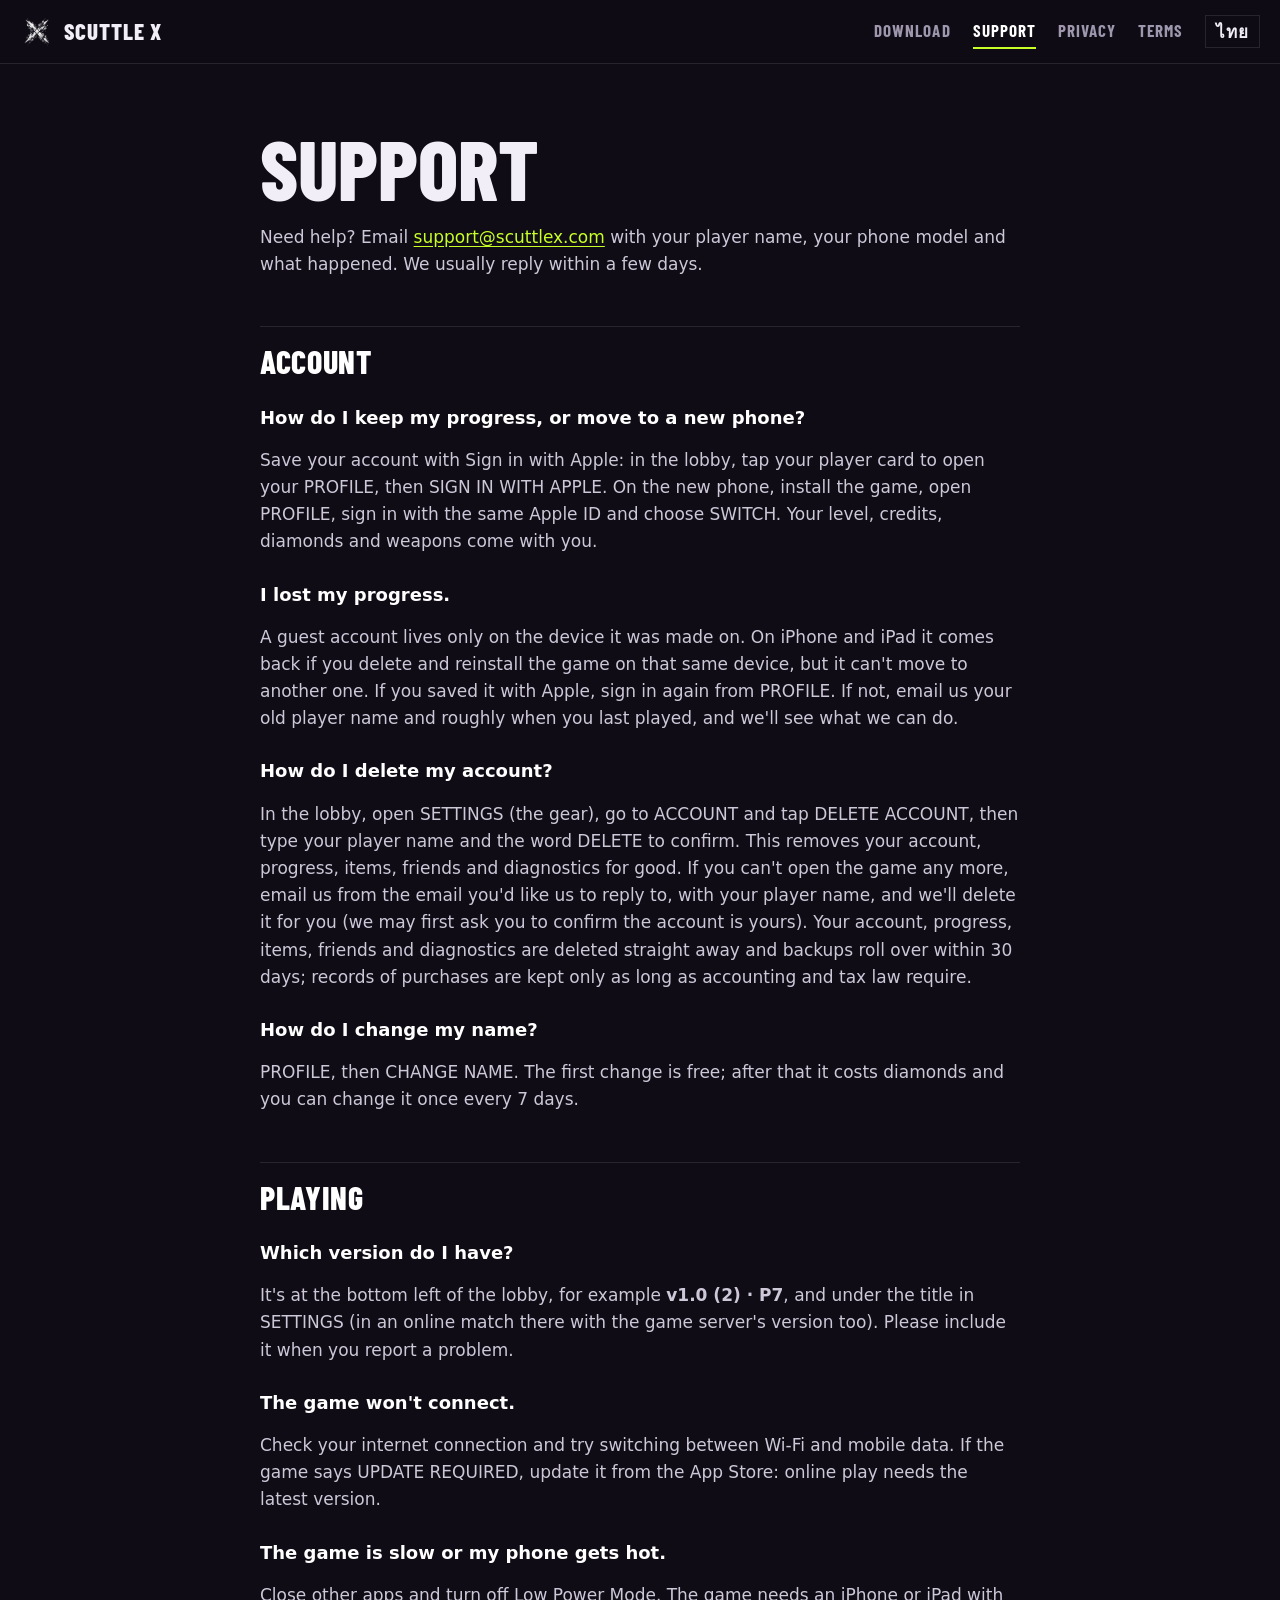
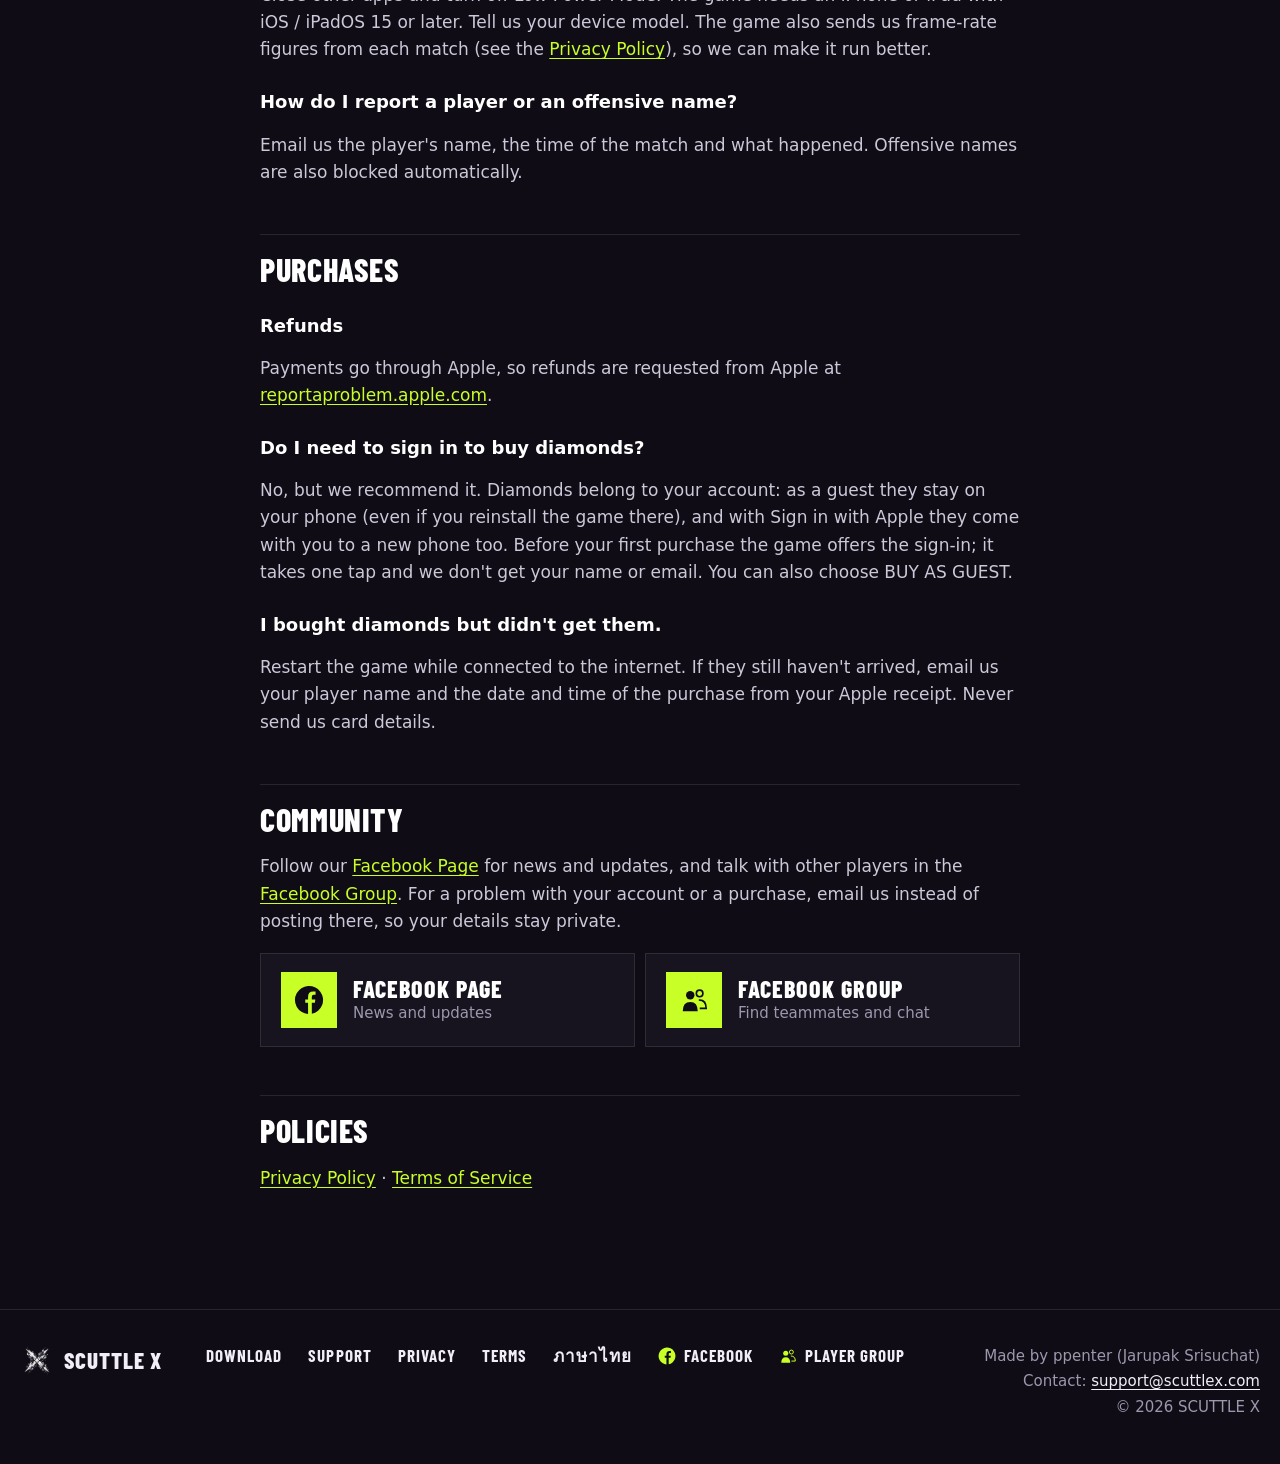
<file: support.html>
<!doctype html>
<html lang="en" class="page-support doc">
<head>
<meta charset="utf-8">
<meta name="viewport" content="width=device-width, initial-scale=1, viewport-fit=cover">
<title>Support · SCUTTLE X</title>
<meta name="description" content="SCUTTLE X: an 8v8 zone-capture shooter with four skill devices and squads of eight.">
<meta name="theme-color" content="#0f0c15">
<link rel="canonical" href="https://scuttlex.com/support.html">
<link rel="alternate" hreflang="en" href="https://scuttlex.com/support.html">
<link rel="alternate" hreflang="th" href="https://scuttlex.com/th/support.html">
<meta property="og:type" content="website">
<meta property="og:title" content="Support · SCUTTLE X">
<meta property="og:description" content="SCUTTLE X: an 8v8 zone-capture shooter with four skill devices and squads of eight.">
<meta property="og:image" content="https://scuttlex.com/media/og.jpg">
<meta property="og:url" content="https://scuttlex.com/support.html">
<meta name="twitter:card" content="summary_large_image">
<link rel="icon" href="favicon.png">
<link rel="apple-touch-icon" href="media/apple-touch-icon.png">
<link rel="preload" href="fonts/BarlowCondensed-ExtraBold.woff" as="font" type="font/woff" crossorigin>
<link rel="stylesheet" href="style.css">
<script>document.documentElement.classList.add("js");try{var c={medic:"#c7ff26",ghost:"#a866ff",recon:"#ff4d4d",technical:"#66adff"}[localStorage.getItem("sx-hero")];if(c)document.documentElement.style.setProperty("--hero",c)}catch(e){}</script>
</head>
<body>
<a class="skip" href="#main">Skip to content</a>
<header class="top"><div class="in">
<a class="brand" href="./" aria-label="SCUTTLE X"><img src="media/mark.webp" width="40" height="40" alt=""><span>SCUTTLE X</span></a>
<nav class="nav"><a href="download.html">Download</a><a href="support.html" aria-current="page">Support</a><a href="privacy.html">Privacy</a><a href="terms.html">Terms</a><a class="lang" href="th/support.html" hreflang="th" lang="th">ไทย</a></nav>
</div></header>
<main id="main">
<h1>Support</h1>
<p>Need help? Email <a href="mailto:support@scuttlex.com">support@scuttlex.com</a> with your player name, your phone model and what happened. We usually reply within a few days.</p>

<div class="faq">
<h2>Account</h2>
<h3>How do I keep my progress, or move to a new phone?</h3>
<p>Save your account with Sign in with Apple: in the lobby, tap your player card to open your PROFILE, then SIGN IN WITH APPLE. On the new phone, install the game, open PROFILE, sign in with the same Apple ID and choose SWITCH. Your level, credits, diamonds and weapons come with you.</p>
<h3>I lost my progress.</h3>
<p>A guest account lives only on the device it was made on. On iPhone and iPad it comes back if you delete and reinstall the game on that same device, but it can't move to another one. If you saved it with Apple, sign in again from PROFILE. If not, email us your old player name and roughly when you last played, and we'll see what we can do.</p>
<h3 id="delete">How do I delete my account?</h3>
<p>In the lobby, open SETTINGS (the gear), go to ACCOUNT and tap DELETE ACCOUNT, then type your player name and the word DELETE to confirm. This removes your account, progress, items, friends and diagnostics for good. If you can't open the game any more, email us from the email you'd like us to reply to, with your player name, and we'll delete it for you (we may first ask you to confirm the account is yours). Your account, progress, items, friends and diagnostics are deleted straight away and backups roll over within 30 days; records of purchases are kept only as long as accounting and tax law require.</p>
<h3>How do I change my name?</h3>
<p>PROFILE, then CHANGE NAME. The first change is free; after that it costs diamonds and you can change it once every 7 days.</p>

<h2>Playing</h2>
<h3>Which version do I have?</h3>
<p>It's at the bottom left of the lobby, for example <b>v1.0 (2) · P7</b>, and under the title in SETTINGS (in an online match there with the game server's version too). Please include it when you report a problem.</p>
<h3>The game won't connect.</h3>
<p>Check your internet connection and try switching between Wi-Fi and mobile data. If the game says UPDATE REQUIRED, update it from the App Store: online play needs the latest version.</p>
<h3>The game is slow or my phone gets hot.</h3>
<p>Close other apps and turn off Low Power Mode. The game needs an iPhone or iPad with iOS / iPadOS 15 or later. Tell us your device model. The game also sends us frame-rate figures from each match (see the <a href="privacy.html">Privacy Policy</a>), so we can make it run better.</p>
<h3>How do I report a player or an offensive name?</h3>
<p>Email us the player's name, the time of the match and what happened. Offensive names are also blocked automatically.</p>

<h2>Purchases</h2>
<h3>Refunds</h3>
<p>Payments go through Apple, so refunds are requested from Apple at <a href="https://reportaproblem.apple.com">reportaproblem.apple.com</a>.</p>
<h3>Do I need to sign in to buy diamonds?</h3>
<p>No, but we recommend it. Diamonds belong to your account: as a guest they stay on your phone (even if you reinstall the game there), and with Sign in with Apple they come with you to a new phone too. Before your first purchase the game offers the sign-in; it takes one tap and we don't get your name or email. You can also choose BUY AS GUEST.</p>
<h3>I bought diamonds but didn't get them.</h3>
<p>Restart the game while connected to the internet. If they still haven't arrived, email us your player name and the date and time of the purchase from your Apple receipt. Never send us card details.</p>
</div>

<h2>Community</h2>
<p>Follow our <a href="https://www.facebook.com/scuttlex" target="_blank" rel="noopener">Facebook Page</a> for news and updates, and talk with other players in the <a href="https://www.facebook.com/groups/3428875307285060" target="_blank" rel="noopener">Facebook Group</a>. For a problem with your account or a purchase, email us instead of posting there, so your details stay private.</p>
<div class="social"><a class="social-card" href="https://www.facebook.com/scuttlex" target="_blank" rel="noopener"><span class="social-mark"><svg class="i" viewBox="0 0 64 64" aria-hidden="true" focusable="false"><path fill="currentColor" d="M38 61.39 A30 30 0 1 0 30 61.93 L30 38 L24 38 L24 31 L30 31 L30 25 Q30 14 41 14 L46 14 L46 21 L42 21 Q38 21 38 25 L38 31 L45.5 31 L44.5 38 L38 38 Z"/></svg></span><b>Facebook Page</b><span>News and updates</span></a><a class="social-card" href="https://www.facebook.com/groups/3428875307285060" target="_blank" rel="noopener"><span class="social-mark"><svg class="i" viewBox="0 0 64 64" aria-hidden="true" focusable="false"><circle cx="24" cy="22" r="9" fill="currentColor"/> <path d="M8 56 Q8 36 24 36 Q40 36 40 56 Z" fill="currentColor"/> <circle cx="44" cy="18" r="7" fill="none" stroke="currentColor" stroke-width="3.5"/> <path d="M44 32 Q58 32 58 50 L46 50" fill="none" stroke="currentColor" stroke-width="3.5" stroke-linecap="square" stroke-linejoin="miter"/></svg></span><b>Facebook Group</b><span>Find teammates and chat</span></a></div>

<h2>Policies</h2>
<p><a href="privacy.html">Privacy Policy</a> · <a href="terms.html">Terms of Service</a></p>

</main>
<footer class="foot"><div class="in">
<a class="brand" href="./"><img src="media/mark.webp" width="40" height="40" alt=""><span>SCUTTLE X</span></a>
<nav class="foot-links"><a href="download.html">Download</a><a href="support.html" aria-current="page">Support</a><a href="privacy.html">Privacy</a><a href="terms.html">Terms</a><a href="th/support.html" hreflang="th" lang="th">ภาษาไทย</a><a class="social-link" href="https://www.facebook.com/scuttlex" target="_blank" rel="noopener"><svg class="i" viewBox="0 0 64 64" aria-hidden="true" focusable="false"><path fill="currentColor" d="M38 61.39 A30 30 0 1 0 30 61.93 L30 38 L24 38 L24 31 L30 31 L30 25 Q30 14 41 14 L46 14 L46 21 L42 21 Q38 21 38 25 L38 31 L45.5 31 L44.5 38 L38 38 Z"/></svg>Facebook</a><a class="social-link" href="https://www.facebook.com/groups/3428875307285060" target="_blank" rel="noopener"><svg class="i" viewBox="0 0 64 64" aria-hidden="true" focusable="false"><circle cx="24" cy="22" r="9" fill="currentColor"/> <path d="M8 56 Q8 36 24 36 Q40 36 40 56 Z" fill="currentColor"/> <circle cx="44" cy="18" r="7" fill="none" stroke="currentColor" stroke-width="3.5"/> <path d="M44 32 Q58 32 58 50 L46 50" fill="none" stroke="currentColor" stroke-width="3.5" stroke-linecap="square" stroke-linejoin="miter"/></svg>Player group</a></nav>
<p class="foot-meta">Made by ppenter (Jarupak Srisuchat)<br>Contact: <a href="mailto:support@scuttlex.com">support@scuttlex.com</a><br>&copy; 2026 SCUTTLE X</p>
</div></footer>
</body>
</html>
</file>
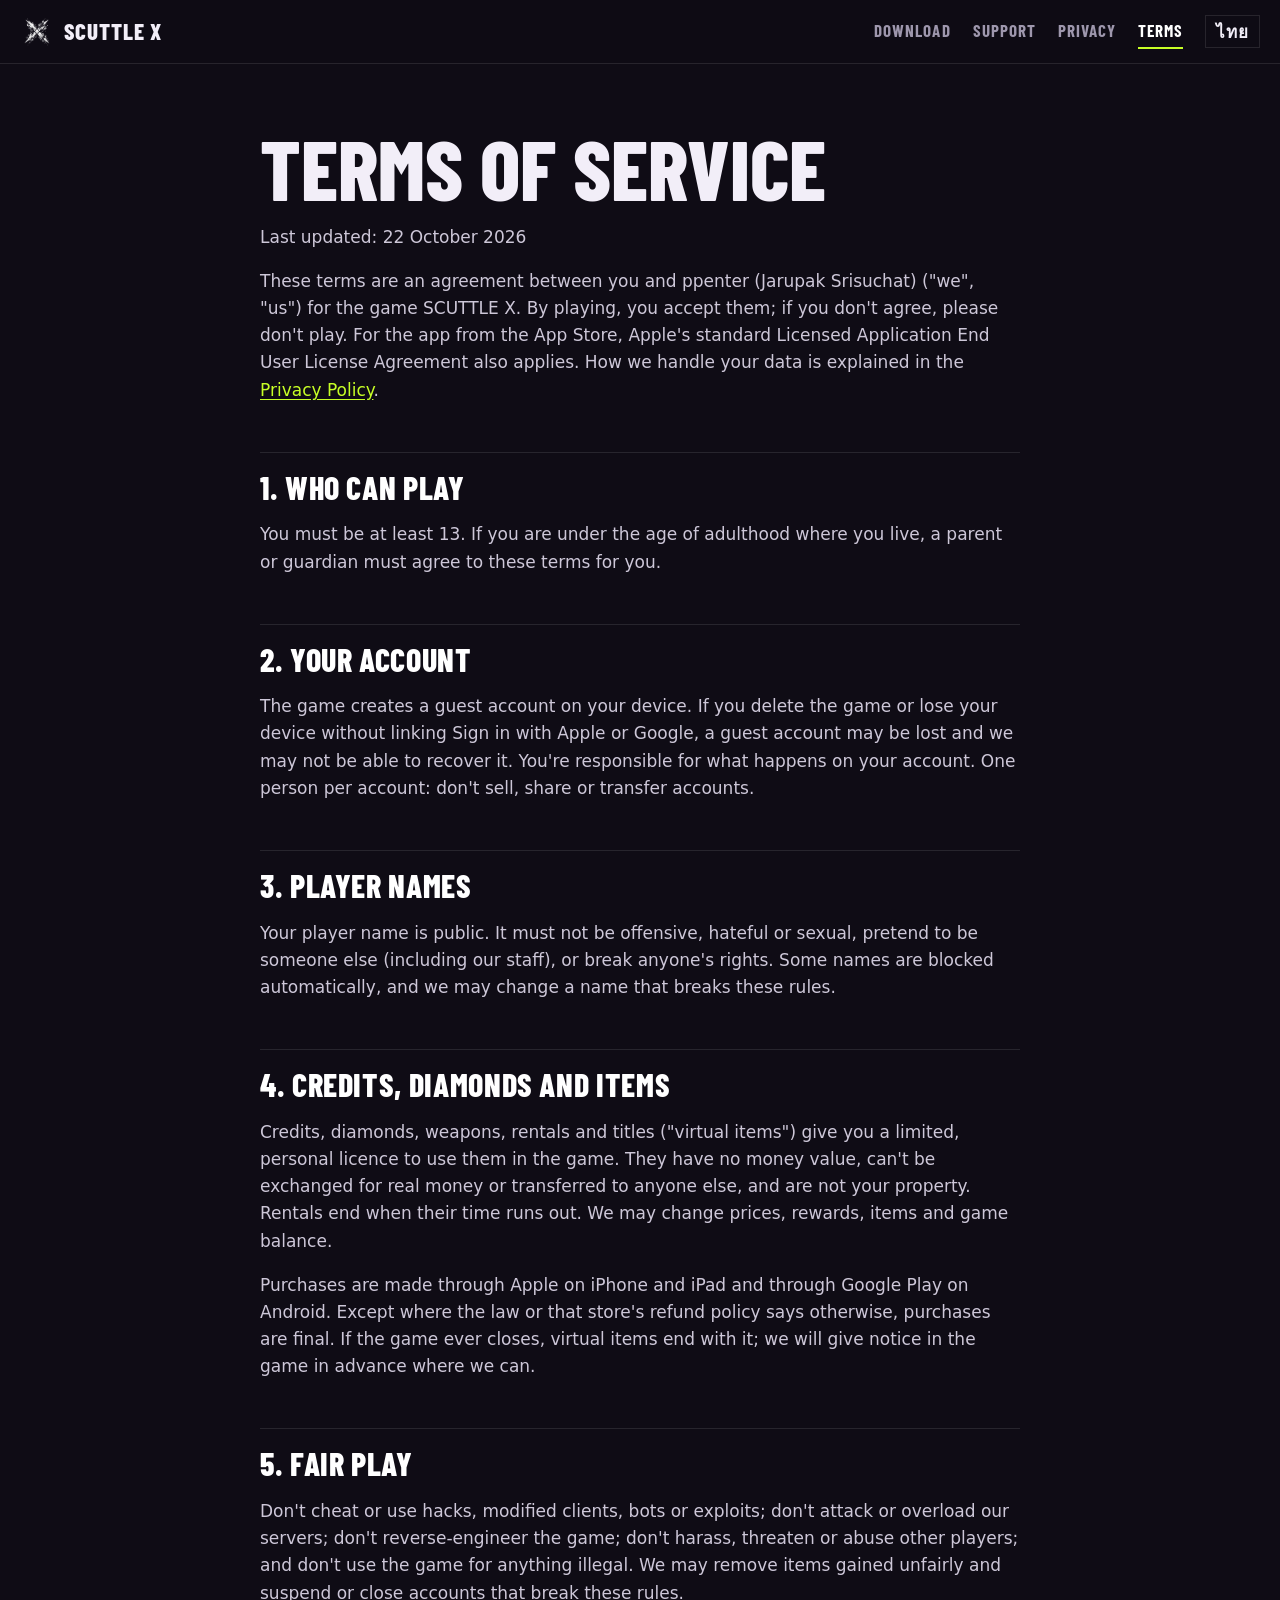
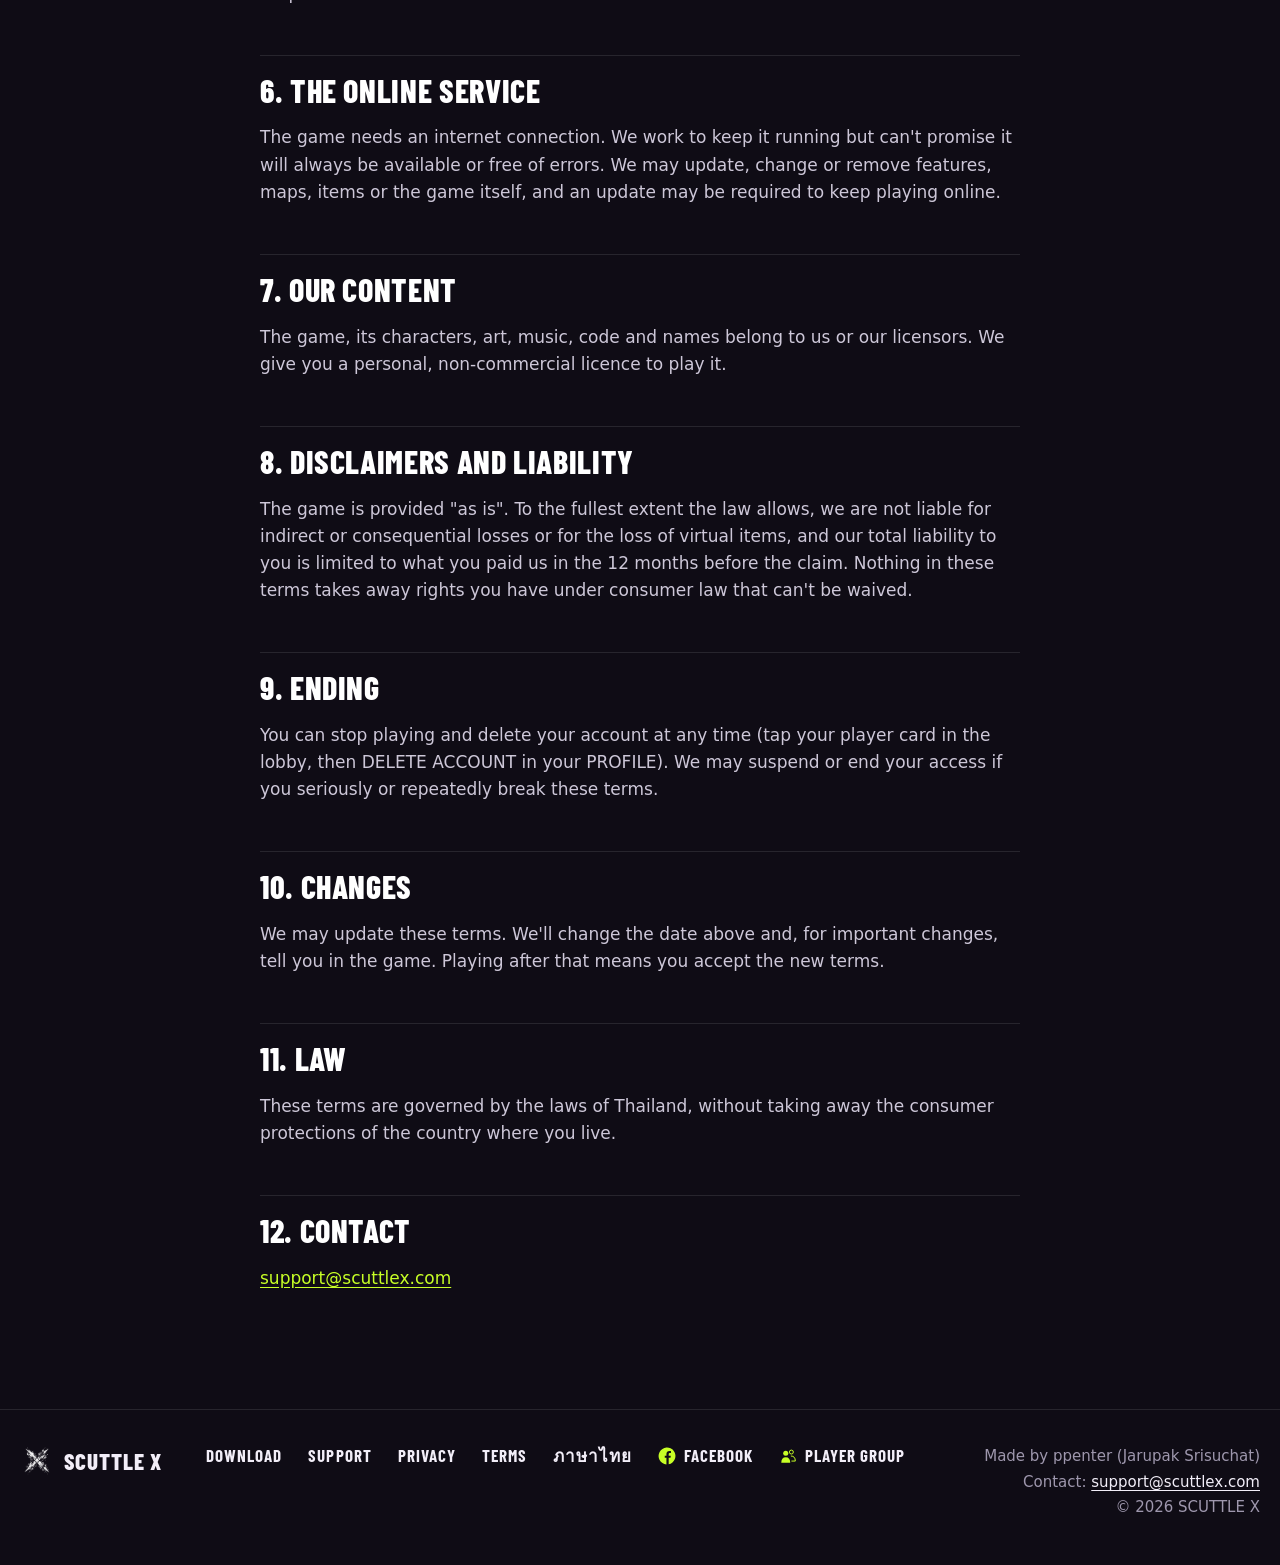
<file: terms.html>
<!doctype html>
<html lang="en" class="page-terms doc">
<head>
<meta charset="utf-8">
<meta name="viewport" content="width=device-width, initial-scale=1, viewport-fit=cover">
<title>Terms of Service · SCUTTLE X</title>
<meta name="description" content="SCUTTLE X: an 8v8 zone-capture shooter with four skill devices and squads of eight.">
<meta name="theme-color" content="#0f0c15">
<link rel="canonical" href="https://scuttlex.com/terms.html">
<link rel="alternate" hreflang="en" href="https://scuttlex.com/terms.html">
<link rel="alternate" hreflang="th" href="https://scuttlex.com/th/terms.html">
<meta property="og:type" content="website">
<meta property="og:title" content="Terms of Service · SCUTTLE X">
<meta property="og:description" content="SCUTTLE X: an 8v8 zone-capture shooter with four skill devices and squads of eight.">
<meta property="og:image" content="https://scuttlex.com/media/og.jpg">
<meta property="og:url" content="https://scuttlex.com/terms.html">
<meta name="twitter:card" content="summary_large_image">
<link rel="icon" href="favicon.png">
<link rel="apple-touch-icon" href="media/apple-touch-icon.png">
<link rel="preload" href="fonts/BarlowCondensed-ExtraBold.woff" as="font" type="font/woff" crossorigin>
<link rel="stylesheet" href="style.css">
<script>document.documentElement.classList.add("js");try{var c={medic:"#c7ff26",ghost:"#a866ff",recon:"#ff4d4d",technical:"#66adff"}[localStorage.getItem("sx-hero")];if(c)document.documentElement.style.setProperty("--hero",c)}catch(e){}</script>
</head>
<body>
<a class="skip" href="#main">Skip to content</a>
<header class="top"><div class="in">
<a class="brand" href="./" aria-label="SCUTTLE X"><img src="media/mark.webp" width="40" height="40" alt=""><span>SCUTTLE X</span></a>
<nav class="nav"><a href="download.html">Download</a><a href="support.html">Support</a><a href="privacy.html">Privacy</a><a href="terms.html" aria-current="page">Terms</a><a class="lang" href="th/terms.html" hreflang="th" lang="th">ไทย</a></nav>
</div></header>
<main id="main">
<h1>Terms of Service</h1>
<p class="updated">Last updated: 22 October 2026</p>

<p>These terms are an agreement between you and ppenter (Jarupak Srisuchat) ("we", "us") for the game SCUTTLE X. By playing, you accept them; if you don't agree, please don't play. For the app from the App Store, Apple's standard Licensed Application End User License Agreement also applies. How we handle your data is explained in the <a href="privacy.html">Privacy Policy</a>.</p>

<h2>1. Who can play</h2>
<p>You must be at least 13. If you are under the age of adulthood where you live, a parent or guardian must agree to these terms for you.</p>

<h2>2. Your account</h2>
<p>The game creates a guest account on your device. If you delete the game or lose your device without linking Sign in with Apple or Google, a guest account may be lost and we may not be able to recover it. You're responsible for what happens on your account. One person per account: don't sell, share or transfer accounts.</p>

<h2>3. Player names</h2>
<p>Your player name is public. It must not be offensive, hateful or sexual, pretend to be someone else (including our staff), or break anyone's rights. Some names are blocked automatically, and we may change a name that breaks these rules.</p>

<h2>4. Credits, diamonds and items</h2>
<p>Credits, diamonds, weapons, rentals and titles ("virtual items") give you a limited, personal licence to use them in the game. They have no money value, can't be exchanged for real money or transferred to anyone else, and are not your property. Rentals end when their time runs out. We may change prices, rewards, items and game balance.</p>
<p>Purchases are made through Apple on iPhone and iPad and through Google Play on Android. Except where the law or that store's refund policy says otherwise, purchases are final. If the game ever closes, virtual items end with it; we will give notice in the game in advance where we can.</p>

<h2>5. Fair play</h2>
<p>Don't cheat or use hacks, modified clients, bots or exploits; don't attack or overload our servers; don't reverse-engineer the game; don't harass, threaten or abuse other players; and don't use the game for anything illegal. We may remove items gained unfairly and suspend or close accounts that break these rules.</p>

<h2>6. The online service</h2>
<p>The game needs an internet connection. We work to keep it running but can't promise it will always be available or free of errors. We may update, change or remove features, maps, items or the game itself, and an update may be required to keep playing online.</p>

<h2>7. Our content</h2>
<p>The game, its characters, art, music, code and names belong to us or our licensors. We give you a personal, non-commercial licence to play it.</p>

<h2>8. Disclaimers and liability</h2>
<p>The game is provided "as is". To the fullest extent the law allows, we are not liable for indirect or consequential losses or for the loss of virtual items, and our total liability to you is limited to what you paid us in the 12 months before the claim. Nothing in these terms takes away rights you have under consumer law that can't be waived.</p>

<h2>9. Ending</h2>
<p>You can stop playing and delete your account at any time (tap your player card in the lobby, then DELETE ACCOUNT in your PROFILE). We may suspend or end your access if you seriously or repeatedly break these terms.</p>

<h2>10. Changes</h2>
<p>We may update these terms. We'll change the date above and, for important changes, tell you in the game. Playing after that means you accept the new terms.</p>

<h2>11. Law</h2>
<p>These terms are governed by the laws of Thailand, without taking away the consumer protections of the country where you live.</p>

<h2>12. Contact</h2>
<p><a href="mailto:support@scuttlex.com">support@scuttlex.com</a></p>

</main>
<footer class="foot"><div class="in">
<a class="brand" href="./"><img src="media/mark.webp" width="40" height="40" alt=""><span>SCUTTLE X</span></a>
<nav class="foot-links"><a href="download.html">Download</a><a href="support.html">Support</a><a href="privacy.html">Privacy</a><a href="terms.html" aria-current="page">Terms</a><a href="th/terms.html" hreflang="th" lang="th">ภาษาไทย</a><a class="social-link" href="https://www.facebook.com/scuttlex" target="_blank" rel="noopener"><svg class="i" viewBox="0 0 64 64" aria-hidden="true" focusable="false"><path fill="currentColor" d="M38 61.39 A30 30 0 1 0 30 61.93 L30 38 L24 38 L24 31 L30 31 L30 25 Q30 14 41 14 L46 14 L46 21 L42 21 Q38 21 38 25 L38 31 L45.5 31 L44.5 38 L38 38 Z"/></svg>Facebook</a><a class="social-link" href="https://www.facebook.com/groups/3428875307285060" target="_blank" rel="noopener"><svg class="i" viewBox="0 0 64 64" aria-hidden="true" focusable="false"><circle cx="24" cy="22" r="9" fill="currentColor"/> <path d="M8 56 Q8 36 24 36 Q40 36 40 56 Z" fill="currentColor"/> <circle cx="44" cy="18" r="7" fill="none" stroke="currentColor" stroke-width="3.5"/> <path d="M44 32 Q58 32 58 50 L46 50" fill="none" stroke="currentColor" stroke-width="3.5" stroke-linecap="square" stroke-linejoin="miter"/></svg>Player group</a></nav>
<p class="foot-meta">Made by ppenter (Jarupak Srisuchat)<br>Contact: <a href="mailto:support@scuttlex.com">support@scuttlex.com</a><br>&copy; 2026 SCUTTLE X</p>
</div></footer>
</body>
</html>
</file>
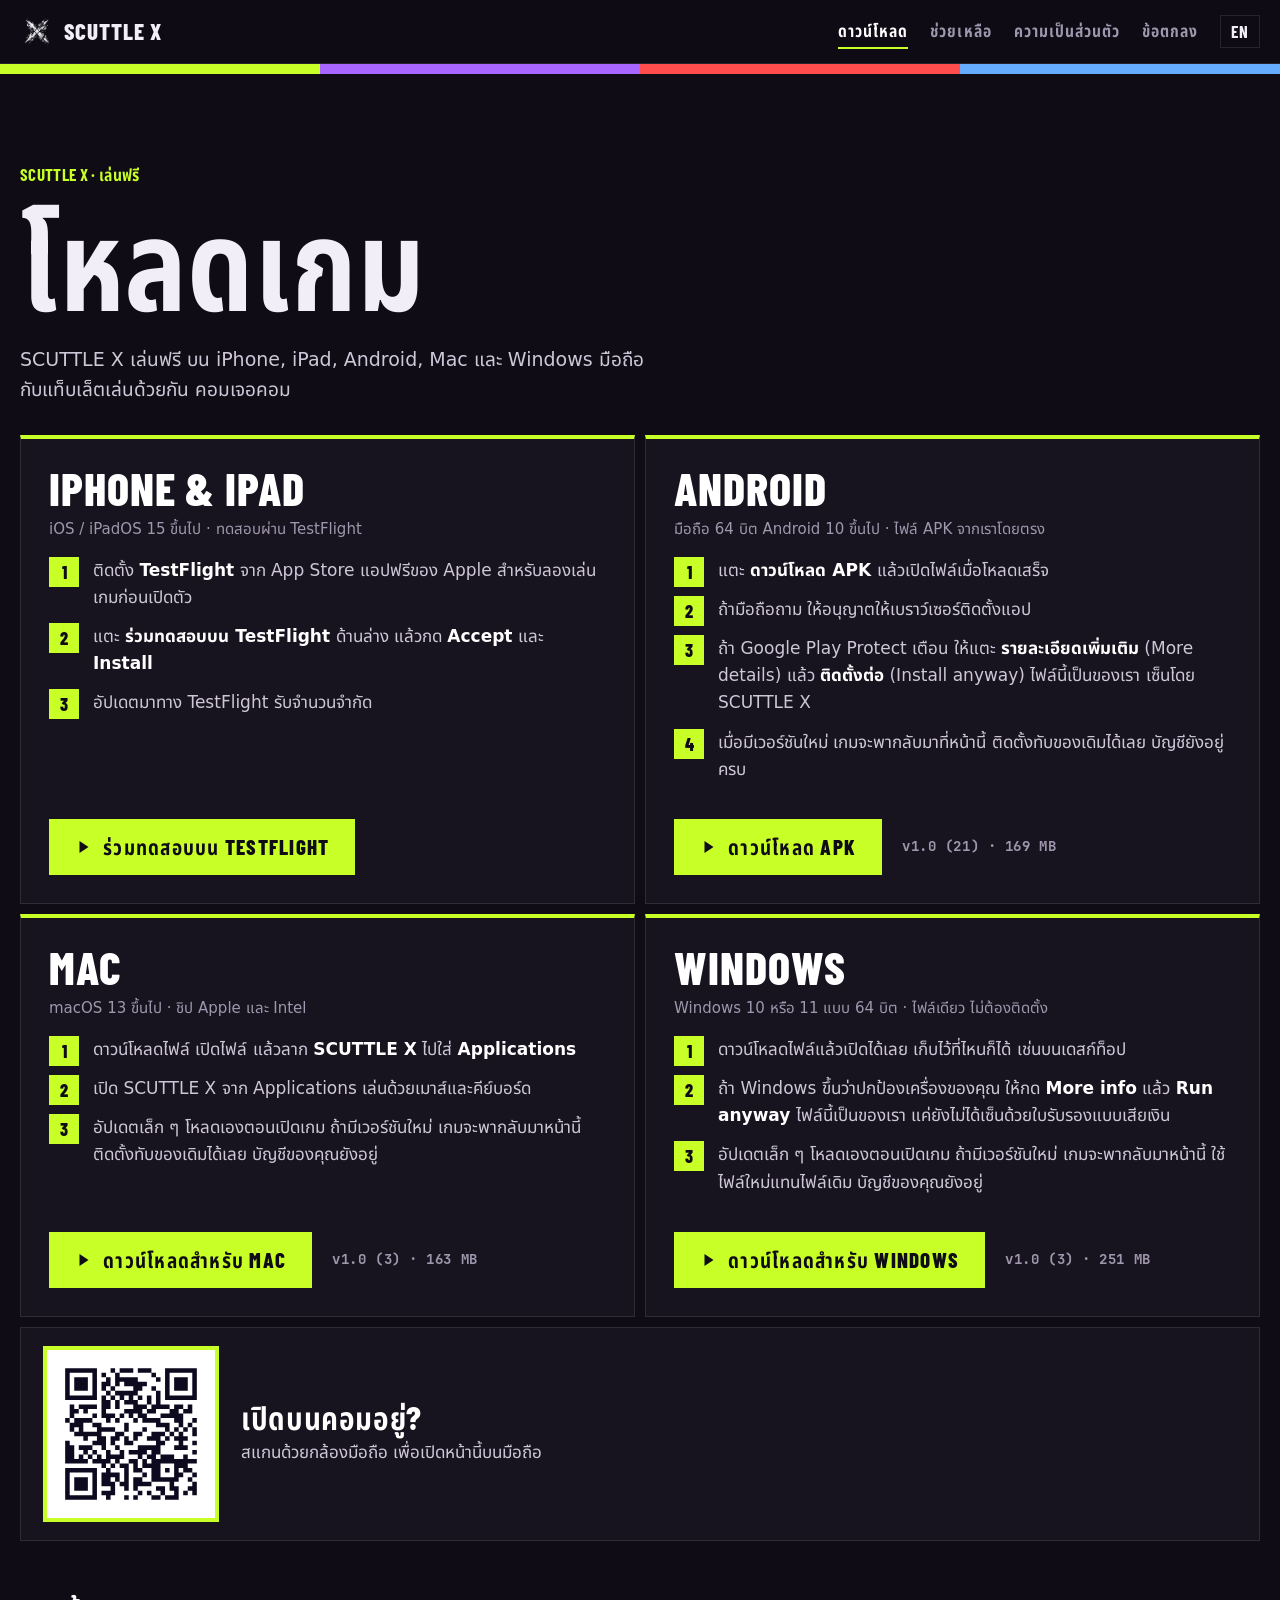
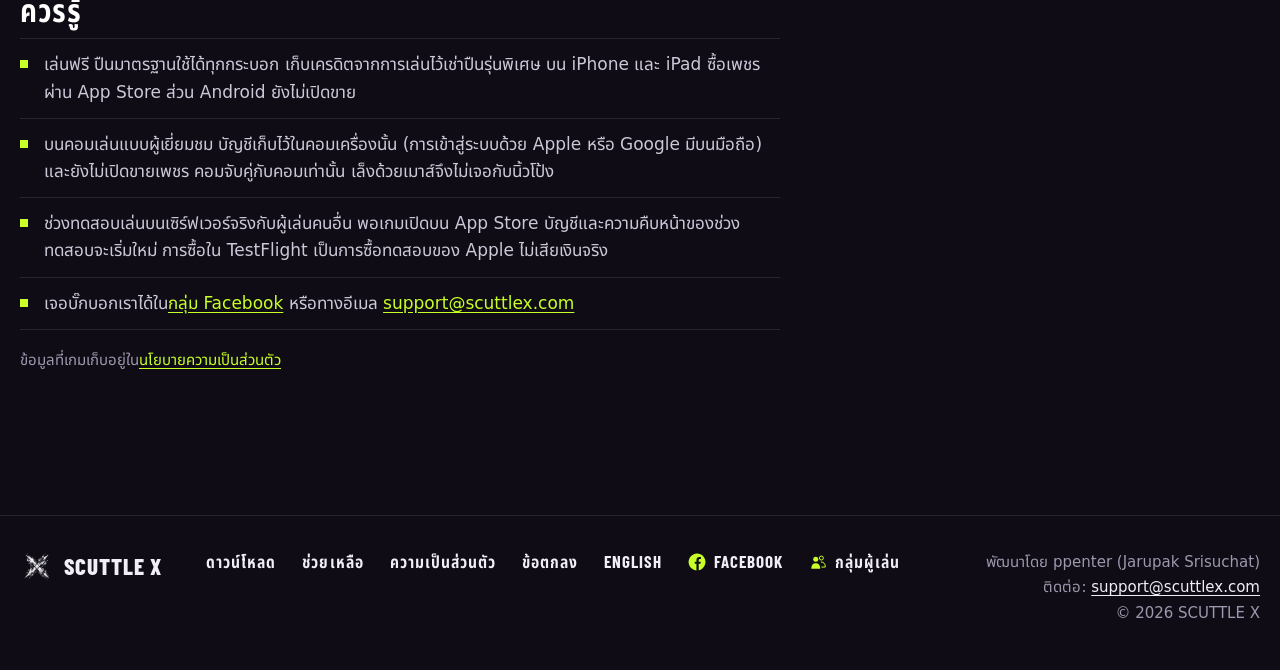
<file: th/download.html>
<!doctype html>
<html lang="th" class="page-download">
<head>
<meta charset="utf-8">
<meta name="viewport" content="width=device-width, initial-scale=1, viewport-fit=cover">
<title>ดาวน์โหลด · SCUTTLE X</title>
<meta name="description" content="SCUTTLE X: เกมยิงยึดจุด 8v8 อุปกรณ์สกิล 4 แบบ รวมทีมได้ 8 คน">
<meta name="theme-color" content="#0f0c15">
<link rel="canonical" href="https://scuttlex.com/th/download.html">
<link rel="alternate" hreflang="en" href="https://scuttlex.com/download.html">
<link rel="alternate" hreflang="th" href="https://scuttlex.com/th/download.html">
<meta property="og:type" content="website">
<meta property="og:title" content="ดาวน์โหลด · SCUTTLE X">
<meta property="og:description" content="SCUTTLE X: เกมยิงยึดจุด 8v8 อุปกรณ์สกิล 4 แบบ รวมทีมได้ 8 คน">
<meta property="og:image" content="https://scuttlex.com/media/og.jpg">
<meta property="og:url" content="https://scuttlex.com/th/download.html">
<meta name="twitter:card" content="summary_large_image">
<link rel="icon" href="../favicon.png">
<link rel="apple-touch-icon" href="../media/apple-touch-icon.png">
<link rel="preload" href="../fonts/BarlowCondensed-ExtraBold.woff" as="font" type="font/woff" crossorigin>
<link rel="stylesheet" href="../style.css">
<script>document.documentElement.classList.add("js");try{var c={medic:"#c7ff26",ghost:"#a866ff",recon:"#ff4d4d",technical:"#66adff"}[localStorage.getItem("sx-hero")];if(c)document.documentElement.style.setProperty("--hero",c)}catch(e){}</script>
</head>
<body>
<a class="skip" href="#main">ข้ามไปที่เนื้อหา</a>
<header class="top"><div class="in">
<a class="brand" href="./" aria-label="SCUTTLE X"><img src="../media/mark.webp" width="40" height="40" alt=""><span>SCUTTLE X</span></a>
<nav class="nav"><a href="download.html" aria-current="page">ดาวน์โหลด</a><a href="support.html">ช่วยเหลือ</a><a href="privacy.html">ความเป็นส่วนตัว</a><a href="terms.html">ข้อตกลง</a><a class="lang" href="../download.html" hreflang="en" lang="en">EN</a></nav>
</div></header>
<main id="main">
<section class="get" aria-labelledby="get-title">
<div class="wrap">
<p class="get-kicker">SCUTTLE X · เล่นฟรี</p>
<h1 id="get-title">โหลดเกม</h1>
<p class="lede">SCUTTLE X เล่นฟรี บน iPhone, iPad, Android, Mac และ Windows มือถือกับแท็บเล็ตเล่นด้วยกัน คอมเจอคอม</p>

<div class="get-cards">
<article class="get-card" data-for="ios">
<p class="get-chip">เครื่องของคุณ</p>
<h2>iPhone &amp; iPad</h2>
<p class="get-sub">iOS / iPadOS 15 ขึ้นไป · ทดสอบผ่าน TestFlight</p>
<ol class="get-steps">
<li>ติดตั้ง <b>TestFlight</b> จาก App Store แอปฟรีของ Apple สำหรับลองเล่นเกมก่อนเปิดตัว</li>
<li>แตะ <b>ร่วมทดสอบบน TestFlight</b> ด้านล่าง แล้วกด <b>Accept</b> และ <b>Install</b></li>
<li>อัปเดตมาทาง TestFlight รับจำนวนจำกัด</li>
</ol>
<div class="cta">
<a class="btn" href="https://testflight.apple.com/join/yS6vWq6V"><svg class="i" viewBox="0 0 64 64" aria-hidden="true" focusable="false"><polygon points="18,8 54,32 18,56" fill="currentColor"/></svg>ร่วมทดสอบบน TestFlight</a>
</div>
</article>

<article class="get-card" data-for="android">
<p class="get-chip">เครื่องของคุณ</p>
<h2>Android</h2>
<p class="get-sub">มือถือ 64 บิต Android 10 ขึ้นไป · ไฟล์ APK จากเราโดยตรง</p>
<ol class="get-steps">
<li>แตะ <b>ดาวน์โหลด APK</b> แล้วเปิดไฟล์เมื่อโหลดเสร็จ</li>
<li>ถ้ามือถือถาม ให้อนุญาตให้เบราว์เซอร์ติดตั้งแอป</li>
<li>ถ้า Google Play Protect เตือน ให้แตะ <b>รายละเอียดเพิ่มเติม</b> (More details) แล้ว <b>ติดตั้งต่อ</b> (Install anyway) ไฟล์นี้เป็นของเรา เซ็นโดย SCUTTLE X</li>
<li>เมื่อมีเวอร์ชันใหม่ เกมจะพากลับมาที่หน้านี้ ติดตั้งทับของเดิมได้เลย บัญชียังอยู่ครบ</li>
</ol>
<div class="cta">
<a class="btn" href="https://github.com/ppenter/scuttlex-site/releases/download/android-1.0-21/scuttlex-1.0-21.apk"><svg class="i" viewBox="0 0 64 64" aria-hidden="true" focusable="false"><polygon points="18,8 54,32 18,56" fill="currentColor"/></svg>ดาวน์โหลด APK</a><span class="get-ver">v1.0 (21) · 169 MB</span>
</div>

</article>
</div>

<div class="get-cards get-pc">
<article class="get-card" data-for="mac">
<p class="get-chip">คอมของคุณ</p>
<h2>Mac</h2>
<p class="get-sub">macOS 13 ขึ้นไป · ชิป Apple และ Intel</p>
<ol class="get-steps">
<li>ดาวน์โหลดไฟล์ เปิดไฟล์ แล้วลาก <b>SCUTTLE X</b> ไปใส่ <b>Applications</b></li>
<li>เปิด SCUTTLE X จาก Applications เล่นด้วยเมาส์และคีย์บอร์ด</li>
<li>อัปเดตเล็ก ๆ โหลดเองตอนเปิดเกม ถ้ามีเวอร์ชันใหม่ เกมจะพากลับมาหน้านี้ ติดตั้งทับของเดิมได้เลย บัญชีของคุณยังอยู่</li>
</ol>
<div class="cta">
<a class="btn" href="https://github.com/ppenter/scuttlex-site/releases/download/pc-1.0-3/scuttlex-mac-1.0-3.dmg"><svg class="i" viewBox="0 0 64 64" aria-hidden="true" focusable="false"><polygon points="18,8 54,32 18,56" fill="currentColor"/></svg>ดาวน์โหลดสำหรับ Mac</a><span class="get-ver">v1.0 (3) · 163 MB</span>
</div>
</article>

<article class="get-card" data-for="win">
<p class="get-chip">คอมของคุณ</p>
<h2>Windows</h2>
<p class="get-sub">Windows 10 หรือ 11 แบบ 64 บิต · ไฟล์เดียว ไม่ต้องติดตั้ง</p>
<ol class="get-steps">
<li>ดาวน์โหลดไฟล์แล้วเปิดได้เลย เก็บไว้ที่ไหนก็ได้ เช่นบนเดสก์ท็อป</li>
<li>ถ้า Windows ขึ้นว่าปกป้องเครื่องของคุณ ให้กด <b>More info</b> แล้ว <b>Run anyway</b> ไฟล์นี้เป็นของเรา แค่ยังไม่ได้เซ็นด้วยใบรับรองแบบเสียเงิน</li>
<li>อัปเดตเล็ก ๆ โหลดเองตอนเปิดเกม ถ้ามีเวอร์ชันใหม่ เกมจะพากลับมาหน้านี้ ใช้ไฟล์ใหม่แทนไฟล์เดิม บัญชีของคุณยังอยู่</li>
</ol>
<div class="cta">
<a class="btn" href="https://github.com/ppenter/scuttlex-site/releases/download/pc-1.0-3/scuttlex-win-1.0-3.exe"><svg class="i" viewBox="0 0 64 64" aria-hidden="true" focusable="false"><polygon points="18,8 54,32 18,56" fill="currentColor"/></svg>ดาวน์โหลดสำหรับ Windows</a><span class="get-ver">v1.0 (3) · 251 MB</span>
</div>
</article>
</div>

<div class="get-qr">
<img src="../media/qr_download_th.svg" width="168" height="168" alt="QR code ของ scuttlex.com/th/download">
<div>
<h2>เปิดบนคอมอยู่?</h2>
<p>สแกนด้วยกล้องมือถือ เพื่อเปิดหน้านี้บนมือถือ</p>
</div>
</div>

<div class="get-notes">
<h2>ควรรู้</h2>
<ul class="facts">
<li>เล่นฟรี ปืนมาตรฐานใช้ได้ทุกกระบอก เก็บเครดิตจากการเล่นไว้เช่าปืนรุ่นพิเศษ บน iPhone และ iPad ซื้อเพชรผ่าน App Store ส่วน Android ยังไม่เปิดขาย</li>
<li>บนคอมเล่นแบบผู้เยี่ยมชม บัญชีเก็บไว้ในคอมเครื่องนั้น (การเข้าสู่ระบบด้วย Apple หรือ Google มีบนมือถือ) และยังไม่เปิดขายเพชร คอมจับคู่กับคอมเท่านั้น เล็งด้วยเมาส์จึงไม่เจอกับนิ้วโป้ง</li>
<li>ช่วงทดสอบเล่นบนเซิร์ฟเวอร์จริงกับผู้เล่นคนอื่น พอเกมเปิดบน App Store บัญชีและความคืบหน้าของช่วงทดสอบจะเริ่มใหม่ การซื้อใน TestFlight เป็นการซื้อทดสอบของ Apple ไม่เสียเงินจริง</li>
<li>เจอบั๊กบอกเราได้ใน<a href="https://www.facebook.com/groups/3428875307285060" target="_blank" rel="noopener">กลุ่ม Facebook</a> หรือทางอีเมล <a href="mailto:support@scuttlex.com">support@scuttlex.com</a></li>
</ul>
<p class="muted">ข้อมูลที่เกมเก็บอยู่ใน<a href="privacy.html">นโยบายความเป็นส่วนตัว</a></p>
</div>
</div>
</section>
<script>
(function () {
  var ua = navigator.userAgent || "";
  var os = /iPhone|iPad|iPod/.test(ua) || (/Macintosh/.test(ua) && navigator.maxTouchPoints > 1) ? "ios" : /Android/i.test(ua) ? "android" : "desk";
  if (os === "desk") os = /Macintosh/.test(ua) ? "mac" : /Windows/.test(ua) ? "win" : "desk";
  document.documentElement.setAttribute("data-os", os);
  var pc = document.querySelector(".get-pc"), phones = document.querySelector(".get-cards:not(.get-pc)");
  if (pc && phones && (os === "mac" || os === "win")) phones.parentNode.insertBefore(pc, phones);  // (a computer: its cards first)
})();
</script>

</main>
<footer class="foot"><div class="in">
<a class="brand" href="./"><img src="../media/mark.webp" width="40" height="40" alt=""><span>SCUTTLE X</span></a>
<nav class="foot-links"><a href="download.html" aria-current="page">ดาวน์โหลด</a><a href="support.html">ช่วยเหลือ</a><a href="privacy.html">ความเป็นส่วนตัว</a><a href="terms.html">ข้อตกลง</a><a href="../download.html" hreflang="en" lang="en">English</a><a class="social-link" href="https://www.facebook.com/scuttlex" target="_blank" rel="noopener"><svg class="i" viewBox="0 0 64 64" aria-hidden="true" focusable="false"><path fill="currentColor" d="M38 61.39 A30 30 0 1 0 30 61.93 L30 38 L24 38 L24 31 L30 31 L30 25 Q30 14 41 14 L46 14 L46 21 L42 21 Q38 21 38 25 L38 31 L45.5 31 L44.5 38 L38 38 Z"/></svg>Facebook</a><a class="social-link" href="https://www.facebook.com/groups/3428875307285060" target="_blank" rel="noopener"><svg class="i" viewBox="0 0 64 64" aria-hidden="true" focusable="false"><circle cx="24" cy="22" r="9" fill="currentColor"/> <path d="M8 56 Q8 36 24 36 Q40 36 40 56 Z" fill="currentColor"/> <circle cx="44" cy="18" r="7" fill="none" stroke="currentColor" stroke-width="3.5"/> <path d="M44 32 Q58 32 58 50 L46 50" fill="none" stroke="currentColor" stroke-width="3.5" stroke-linecap="square" stroke-linejoin="miter"/></svg>กลุ่มผู้เล่น</a></nav>
<p class="foot-meta">พัฒนาโดย ppenter (Jarupak Srisuchat)<br>ติดต่อ: <a href="mailto:support@scuttlex.com">support@scuttlex.com</a><br>&copy; 2026 SCUTTLE X</p>
</div></footer>
</body>
</html>
</file>
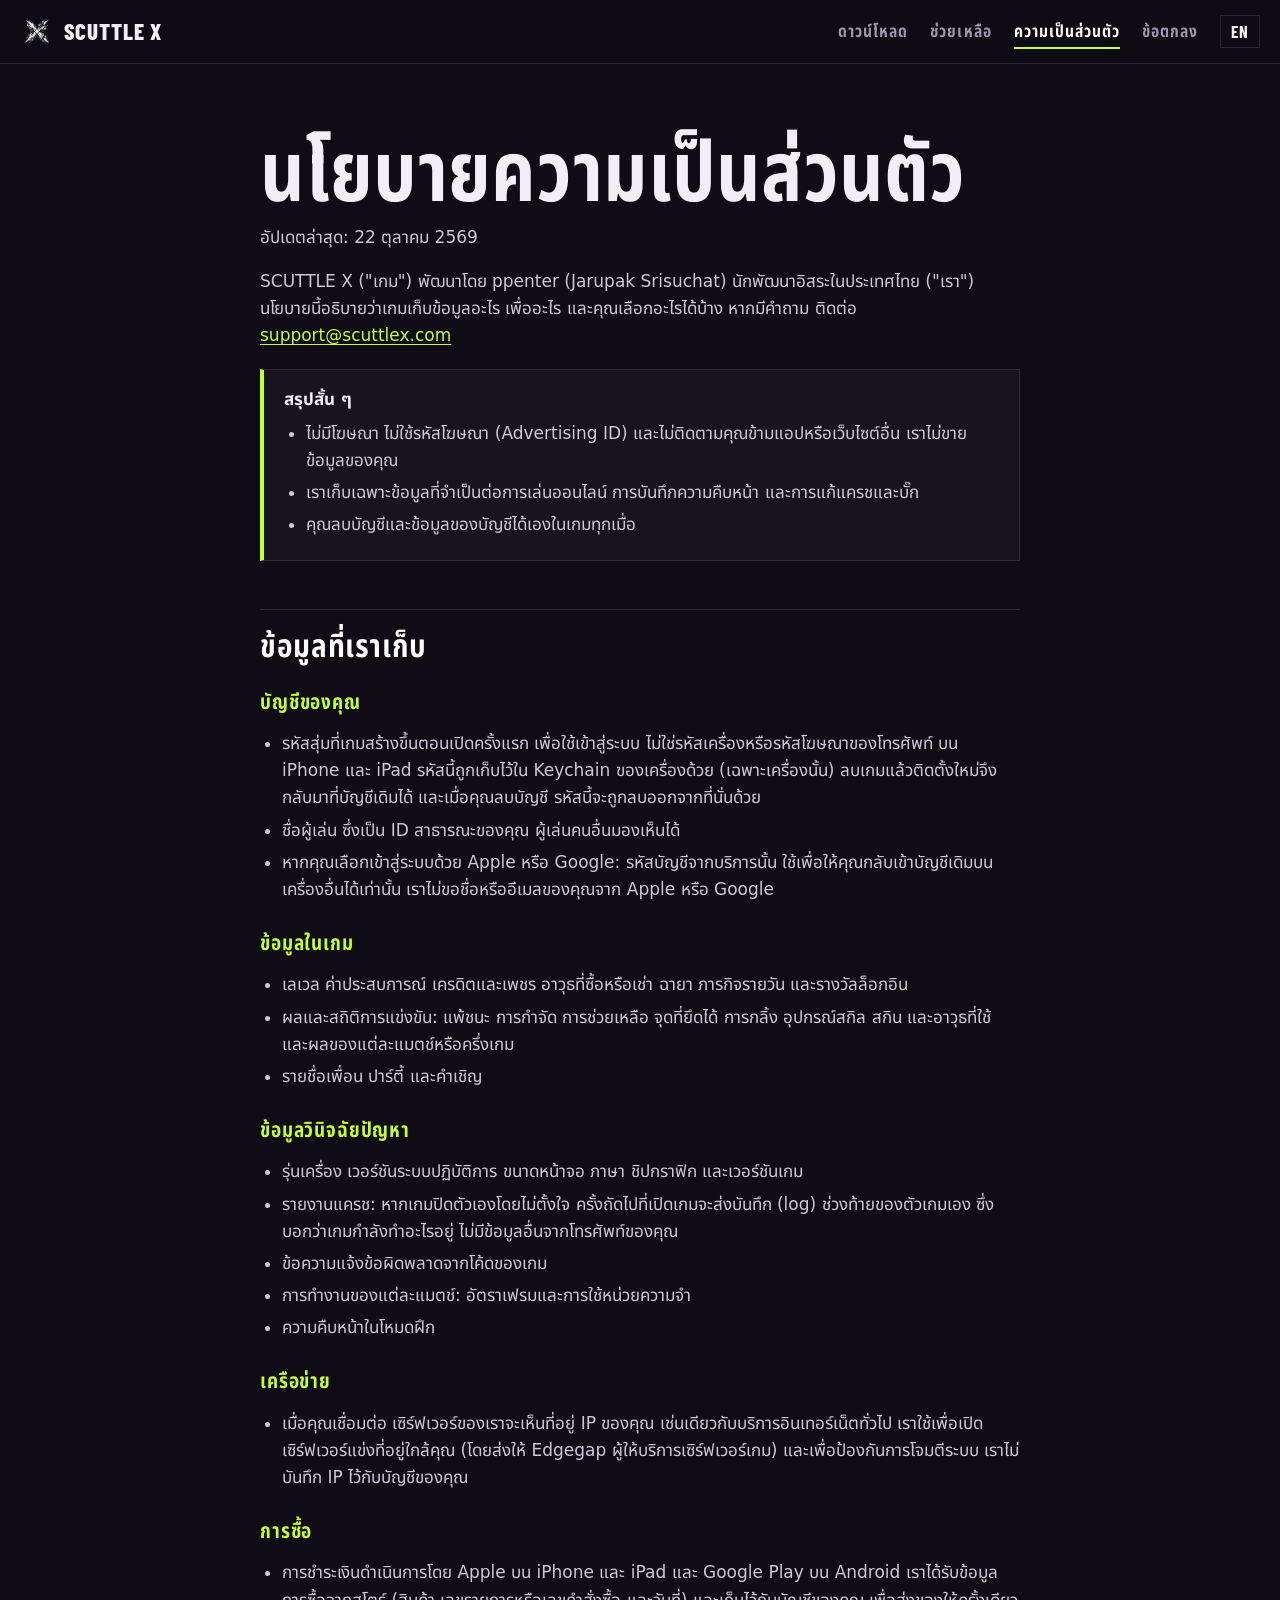
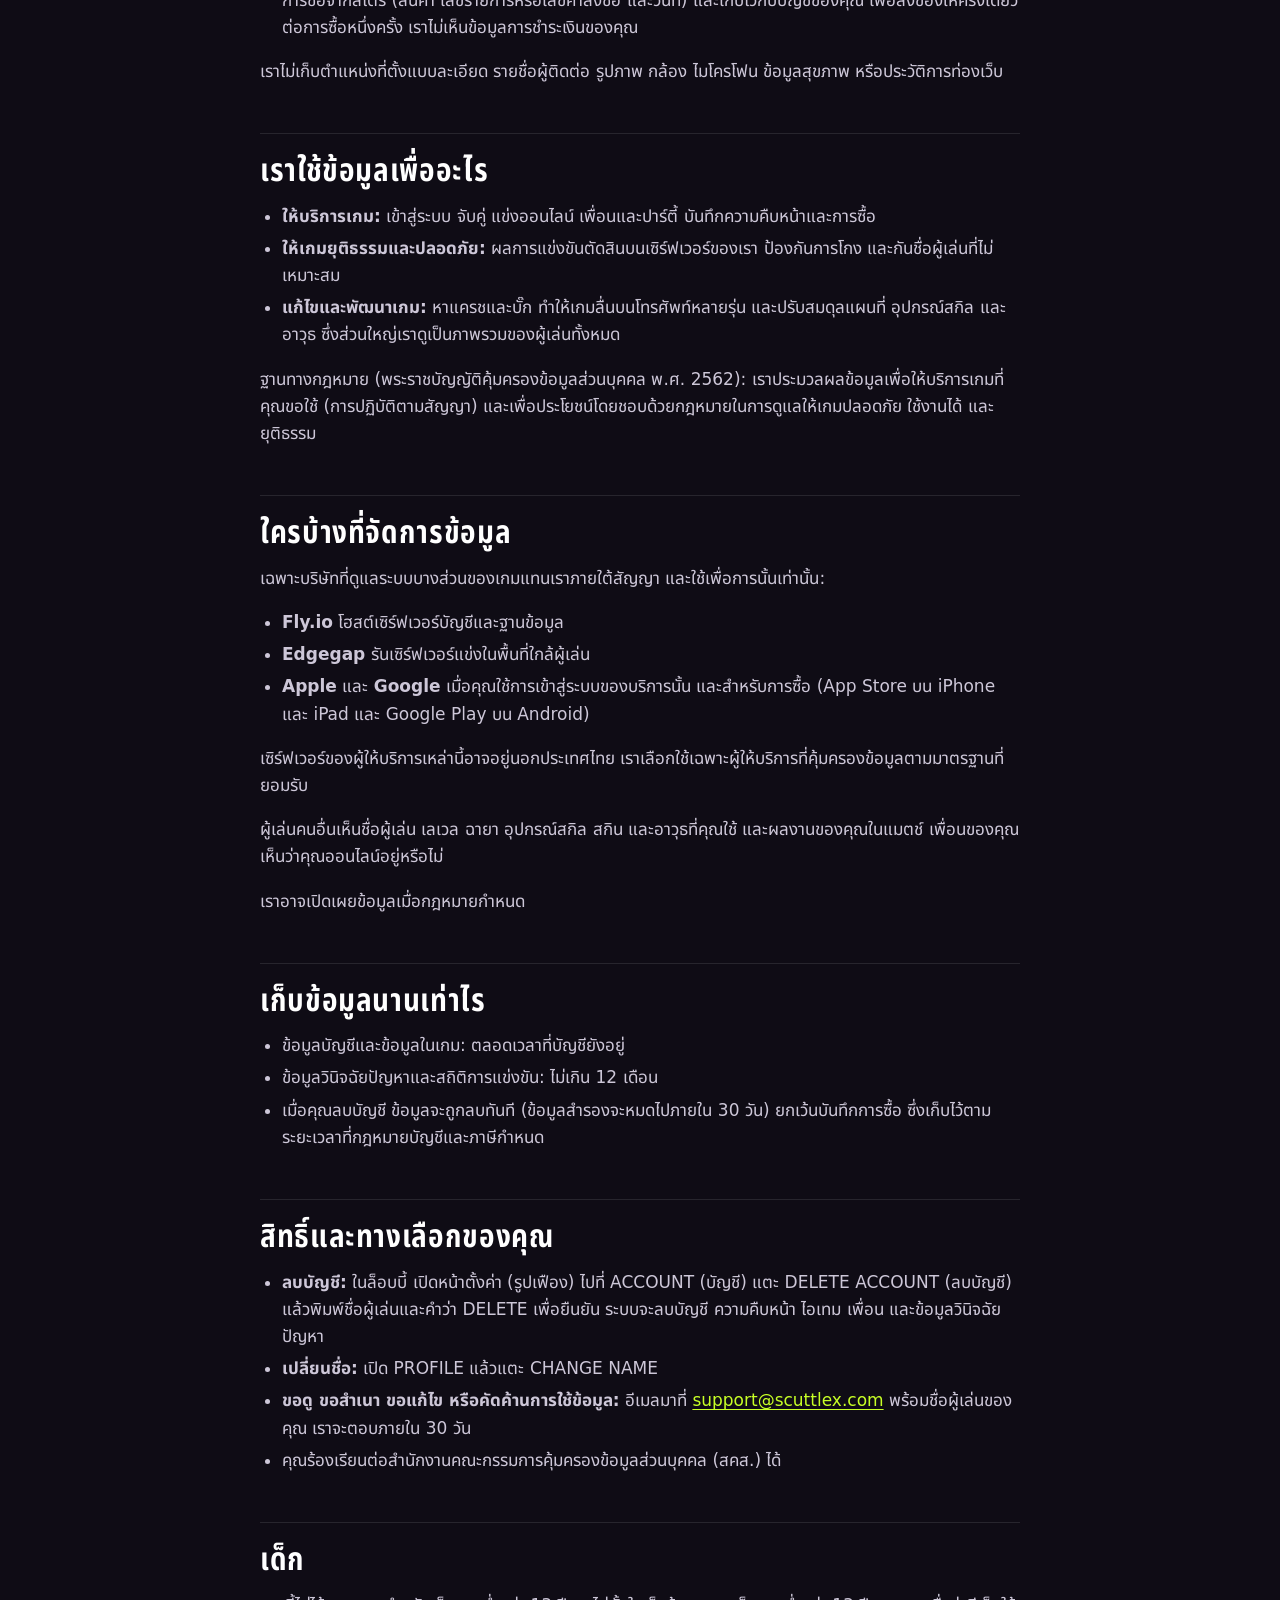
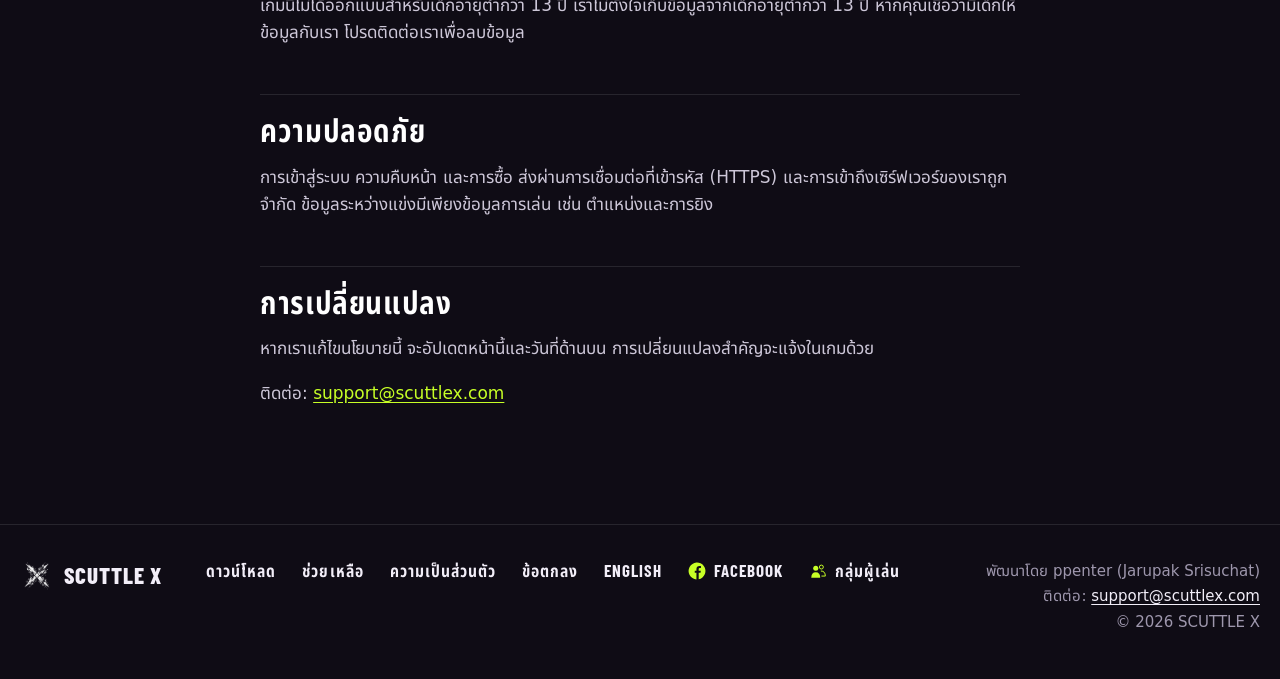
<file: th/privacy.html>
<!doctype html>
<html lang="th" class="page-privacy doc">
<head>
<meta charset="utf-8">
<meta name="viewport" content="width=device-width, initial-scale=1, viewport-fit=cover">
<title>นโยบายความเป็นส่วนตัว · SCUTTLE X</title>
<meta name="description" content="SCUTTLE X: เกมยิงยึดจุด 8v8 อุปกรณ์สกิล 4 แบบ รวมทีมได้ 8 คน">
<meta name="theme-color" content="#0f0c15">
<link rel="canonical" href="https://scuttlex.com/th/privacy.html">
<link rel="alternate" hreflang="en" href="https://scuttlex.com/privacy.html">
<link rel="alternate" hreflang="th" href="https://scuttlex.com/th/privacy.html">
<meta property="og:type" content="website">
<meta property="og:title" content="นโยบายความเป็นส่วนตัว · SCUTTLE X">
<meta property="og:description" content="SCUTTLE X: เกมยิงยึดจุด 8v8 อุปกรณ์สกิล 4 แบบ รวมทีมได้ 8 คน">
<meta property="og:image" content="https://scuttlex.com/media/og.jpg">
<meta property="og:url" content="https://scuttlex.com/th/privacy.html">
<meta name="twitter:card" content="summary_large_image">
<link rel="icon" href="../favicon.png">
<link rel="apple-touch-icon" href="../media/apple-touch-icon.png">
<link rel="preload" href="../fonts/BarlowCondensed-ExtraBold.woff" as="font" type="font/woff" crossorigin>
<link rel="stylesheet" href="../style.css">
<script>document.documentElement.classList.add("js");try{var c={medic:"#c7ff26",ghost:"#a866ff",recon:"#ff4d4d",technical:"#66adff"}[localStorage.getItem("sx-hero")];if(c)document.documentElement.style.setProperty("--hero",c)}catch(e){}</script>
</head>
<body>
<a class="skip" href="#main">ข้ามไปที่เนื้อหา</a>
<header class="top"><div class="in">
<a class="brand" href="./" aria-label="SCUTTLE X"><img src="../media/mark.webp" width="40" height="40" alt=""><span>SCUTTLE X</span></a>
<nav class="nav"><a href="download.html">ดาวน์โหลด</a><a href="support.html">ช่วยเหลือ</a><a href="privacy.html" aria-current="page">ความเป็นส่วนตัว</a><a href="terms.html">ข้อตกลง</a><a class="lang" href="../privacy.html" hreflang="en" lang="en">EN</a></nav>
</div></header>
<main id="main">
<h1>นโยบายความเป็นส่วนตัว</h1>
<p class="updated">อัปเดตล่าสุด: 22 ตุลาคม 2569</p>

<p>SCUTTLE X ("เกม") พัฒนาโดย ppenter (Jarupak Srisuchat) นักพัฒนาอิสระในประเทศไทย ("เรา") นโยบายนี้อธิบายว่าเกมเก็บข้อมูลอะไร เพื่ออะไร และคุณเลือกอะไรได้บ้าง หากมีคำถาม ติดต่อ <a href="mailto:support@scuttlex.com">support@scuttlex.com</a></p>

<div class="box">
<b>สรุปสั้น ๆ</b>
<ul>
<li>ไม่มีโฆษณา ไม่ใช้รหัสโฆษณา (Advertising ID) และไม่ติดตามคุณข้ามแอปหรือเว็บไซต์อื่น เราไม่ขายข้อมูลของคุณ</li>
<li>เราเก็บเฉพาะข้อมูลที่จำเป็นต่อการเล่นออนไลน์ การบันทึกความคืบหน้า และการแก้แครชและบั๊ก</li>
<li>คุณลบบัญชีและข้อมูลของบัญชีได้เองในเกมทุกเมื่อ</li>
</ul>
</div>

<h2>ข้อมูลที่เราเก็บ</h2>
<h3>บัญชีของคุณ</h3>
<ul>
<li>รหัสสุ่มที่เกมสร้างขึ้นตอนเปิดครั้งแรก เพื่อใช้เข้าสู่ระบบ ไม่ใช่รหัสเครื่องหรือรหัสโฆษณาของโทรศัพท์ บน iPhone และ iPad รหัสนี้ถูกเก็บไว้ใน Keychain ของเครื่องด้วย (เฉพาะเครื่องนั้น) ลบเกมแล้วติดตั้งใหม่จึงกลับมาที่บัญชีเดิมได้ และเมื่อคุณลบบัญชี รหัสนี้จะถูกลบออกจากที่นั่นด้วย</li>
<li>ชื่อผู้เล่น ซึ่งเป็น ID สาธารณะของคุณ ผู้เล่นคนอื่นมองเห็นได้</li>
<li>หากคุณเลือกเข้าสู่ระบบด้วย Apple หรือ Google: รหัสบัญชีจากบริการนั้น ใช้เพื่อให้คุณกลับเข้าบัญชีเดิมบนเครื่องอื่นได้เท่านั้น เราไม่ขอชื่อหรืออีเมลของคุณจาก Apple หรือ Google</li>
</ul>
<h3>ข้อมูลในเกม</h3>
<ul>
<li>เลเวล ค่าประสบการณ์ เครดิตและเพชร อาวุธที่ซื้อหรือเช่า ฉายา ภารกิจรายวัน และรางวัลล็อกอิน</li>
<li>ผลและสถิติการแข่งขัน: แพ้ชนะ การกำจัด การช่วยเหลือ จุดที่ยึดได้ การกลิ้ง อุปกรณ์สกิล สกิน และอาวุธที่ใช้ และผลของแต่ละแมตช์หรือครึ่งเกม</li>
<li>รายชื่อเพื่อน ปาร์ตี้ และคำเชิญ</li>
</ul>
<h3>ข้อมูลวินิจฉัยปัญหา</h3>
<ul>
<li>รุ่นเครื่อง เวอร์ชันระบบปฏิบัติการ ขนาดหน้าจอ ภาษา ชิปกราฟิก และเวอร์ชันเกม</li>
<li>รายงานแครช: หากเกมปิดตัวเองโดยไม่ตั้งใจ ครั้งถัดไปที่เปิดเกมจะส่งบันทึก (log) ช่วงท้ายของตัวเกมเอง ซึ่งบอกว่าเกมกำลังทำอะไรอยู่ ไม่มีข้อมูลอื่นจากโทรศัพท์ของคุณ</li>
<li>ข้อความแจ้งข้อผิดพลาดจากโค้ดของเกม</li>
<li>การทำงานของแต่ละแมตช์: อัตราเฟรมและการใช้หน่วยความจำ</li>
<li>ความคืบหน้าในโหมดฝึก</li>
</ul>
<h3>เครือข่าย</h3>
<ul>
<li>เมื่อคุณเชื่อมต่อ เซิร์ฟเวอร์ของเราจะเห็นที่อยู่ IP ของคุณ เช่นเดียวกับบริการอินเทอร์เน็ตทั่วไป เราใช้เพื่อเปิดเซิร์ฟเวอร์แข่งที่อยู่ใกล้คุณ (โดยส่งให้ Edgegap ผู้ให้บริการเซิร์ฟเวอร์เกม) และเพื่อป้องกันการโจมตีระบบ เราไม่บันทึก IP ไว้กับบัญชีของคุณ</li>
</ul>
<h3>การซื้อ</h3>
<ul>
<li>การชำระเงินดำเนินการโดย Apple บน iPhone และ iPad และ Google Play บน Android เราได้รับข้อมูลการซื้อจากสโตร์ (สินค้า เลขรายการหรือเลขคำสั่งซื้อ และวันที่) และเก็บไว้กับบัญชีของคุณ เพื่อส่งของให้ครั้งเดียวต่อการซื้อหนึ่งครั้ง เราไม่เห็นข้อมูลการชำระเงินของคุณ</li>
</ul>
<p>เราไม่เก็บตำแหน่งที่ตั้งแบบละเอียด รายชื่อผู้ติดต่อ รูปภาพ กล้อง ไมโครโฟน ข้อมูลสุขภาพ หรือประวัติการท่องเว็บ</p>

<h2>เราใช้ข้อมูลเพื่ออะไร</h2>
<ul>
<li><b>ให้บริการเกม:</b> เข้าสู่ระบบ จับคู่ แข่งออนไลน์ เพื่อนและปาร์ตี้ บันทึกความคืบหน้าและการซื้อ</li>
<li><b>ให้เกมยุติธรรมและปลอดภัย:</b> ผลการแข่งขันตัดสินบนเซิร์ฟเวอร์ของเรา ป้องกันการโกง และกันชื่อผู้เล่นที่ไม่เหมาะสม</li>
<li><b>แก้ไขและพัฒนาเกม:</b> หาแครชและบั๊ก ทำให้เกมลื่นบนโทรศัพท์หลายรุ่น และปรับสมดุลแผนที่ อุปกรณ์สกิล และอาวุธ ซึ่งส่วนใหญ่เราดูเป็นภาพรวมของผู้เล่นทั้งหมด</li>
</ul>
<p>ฐานทางกฎหมาย (พระราชบัญญัติคุ้มครองข้อมูลส่วนบุคคล พ.ศ. 2562): เราประมวลผลข้อมูลเพื่อให้บริการเกมที่คุณขอใช้ (การปฏิบัติตามสัญญา) และเพื่อประโยชน์โดยชอบด้วยกฎหมายในการดูแลให้เกมปลอดภัย ใช้งานได้ และยุติธรรม</p>

<h2>ใครบ้างที่จัดการข้อมูล</h2>
<p>เฉพาะบริษัทที่ดูแลระบบบางส่วนของเกมแทนเราภายใต้สัญญา และใช้เพื่อการนั้นเท่านั้น:</p>
<ul>
<li><b>Fly.io</b> โฮสต์เซิร์ฟเวอร์บัญชีและฐานข้อมูล</li>
<li><b>Edgegap</b> รันเซิร์ฟเวอร์แข่งในพื้นที่ใกล้ผู้เล่น</li>
<li><b>Apple</b> และ <b>Google</b> เมื่อคุณใช้การเข้าสู่ระบบของบริการนั้น และสำหรับการซื้อ (App Store บน iPhone และ iPad และ Google Play บน Android)</li>
</ul>
<p>เซิร์ฟเวอร์ของผู้ให้บริการเหล่านี้อาจอยู่นอกประเทศไทย เราเลือกใช้เฉพาะผู้ให้บริการที่คุ้มครองข้อมูลตามมาตรฐานที่ยอมรับ</p>
<p>ผู้เล่นคนอื่นเห็นชื่อผู้เล่น เลเวล ฉายา อุปกรณ์สกิล สกิน และอาวุธที่คุณใช้ และผลงานของคุณในแมตช์ เพื่อนของคุณเห็นว่าคุณออนไลน์อยู่หรือไม่</p>
<p>เราอาจเปิดเผยข้อมูลเมื่อกฎหมายกำหนด</p>

<h2>เก็บข้อมูลนานเท่าไร</h2>
<ul>
<li>ข้อมูลบัญชีและข้อมูลในเกม: ตลอดเวลาที่บัญชียังอยู่</li>
<li>ข้อมูลวินิจฉัยปัญหาและสถิติการแข่งขัน: ไม่เกิน 12 เดือน</li>
<li>เมื่อคุณลบบัญชี ข้อมูลจะถูกลบทันที (ข้อมูลสำรองจะหมดไปภายใน 30 วัน) ยกเว้นบันทึกการซื้อ ซึ่งเก็บไว้ตามระยะเวลาที่กฎหมายบัญชีและภาษีกำหนด</li>
</ul>

<h2>สิทธิ์และทางเลือกของคุณ</h2>
<ul>
<li><b>ลบบัญชี:</b> ในล็อบบี้ เปิดหน้าตั้งค่า (รูปเฟือง) ไปที่ ACCOUNT (บัญชี) แตะ DELETE ACCOUNT (ลบบัญชี) แล้วพิมพ์ชื่อผู้เล่นและคำว่า DELETE เพื่อยืนยัน ระบบจะลบบัญชี ความคืบหน้า ไอเทม เพื่อน และข้อมูลวินิจฉัยปัญหา</li>
<li><b>เปลี่ยนชื่อ:</b> เปิด PROFILE แล้วแตะ CHANGE NAME</li>
<li><b>ขอดู ขอสำเนา ขอแก้ไข หรือคัดค้านการใช้ข้อมูล:</b> อีเมลมาที่ <a href="mailto:support@scuttlex.com">support@scuttlex.com</a> พร้อมชื่อผู้เล่นของคุณ เราจะตอบภายใน 30 วัน</li>
<li>คุณร้องเรียนต่อสำนักงานคณะกรรมการคุ้มครองข้อมูลส่วนบุคคล (สคส.) ได้</li>
</ul>

<h2>เด็ก</h2>
<p>เกมนี้ไม่ได้ออกแบบสำหรับเด็กอายุต่ำกว่า 13 ปี เราไม่ตั้งใจเก็บข้อมูลจากเด็กอายุต่ำกว่า 13 ปี หากคุณเชื่อว่ามีเด็กให้ข้อมูลกับเรา โปรดติดต่อเราเพื่อลบข้อมูล</p>

<h2>ความปลอดภัย</h2>
<p>การเข้าสู่ระบบ ความคืบหน้า และการซื้อ ส่งผ่านการเชื่อมต่อที่เข้ารหัส (HTTPS) และการเข้าถึงเซิร์ฟเวอร์ของเราถูกจำกัด ข้อมูลระหว่างแข่งมีเพียงข้อมูลการเล่น เช่น ตำแหน่งและการยิง</p>

<h2>การเปลี่ยนแปลง</h2>
<p>หากเราแก้ไขนโยบายนี้ จะอัปเดตหน้านี้และวันที่ด้านบน การเปลี่ยนแปลงสำคัญจะแจ้งในเกมด้วย</p>
<p>ติดต่อ: <a href="mailto:support@scuttlex.com">support@scuttlex.com</a></p>

</main>
<footer class="foot"><div class="in">
<a class="brand" href="./"><img src="../media/mark.webp" width="40" height="40" alt=""><span>SCUTTLE X</span></a>
<nav class="foot-links"><a href="download.html">ดาวน์โหลด</a><a href="support.html">ช่วยเหลือ</a><a href="privacy.html" aria-current="page">ความเป็นส่วนตัว</a><a href="terms.html">ข้อตกลง</a><a href="../privacy.html" hreflang="en" lang="en">English</a><a class="social-link" href="https://www.facebook.com/scuttlex" target="_blank" rel="noopener"><svg class="i" viewBox="0 0 64 64" aria-hidden="true" focusable="false"><path fill="currentColor" d="M38 61.39 A30 30 0 1 0 30 61.93 L30 38 L24 38 L24 31 L30 31 L30 25 Q30 14 41 14 L46 14 L46 21 L42 21 Q38 21 38 25 L38 31 L45.5 31 L44.5 38 L38 38 Z"/></svg>Facebook</a><a class="social-link" href="https://www.facebook.com/groups/3428875307285060" target="_blank" rel="noopener"><svg class="i" viewBox="0 0 64 64" aria-hidden="true" focusable="false"><circle cx="24" cy="22" r="9" fill="currentColor"/> <path d="M8 56 Q8 36 24 36 Q40 36 40 56 Z" fill="currentColor"/> <circle cx="44" cy="18" r="7" fill="none" stroke="currentColor" stroke-width="3.5"/> <path d="M44 32 Q58 32 58 50 L46 50" fill="none" stroke="currentColor" stroke-width="3.5" stroke-linecap="square" stroke-linejoin="miter"/></svg>กลุ่มผู้เล่น</a></nav>
<p class="foot-meta">พัฒนาโดย ppenter (Jarupak Srisuchat)<br>ติดต่อ: <a href="mailto:support@scuttlex.com">support@scuttlex.com</a><br>&copy; 2026 SCUTTLE X</p>
</div></footer>
</body>
</html>
</file>
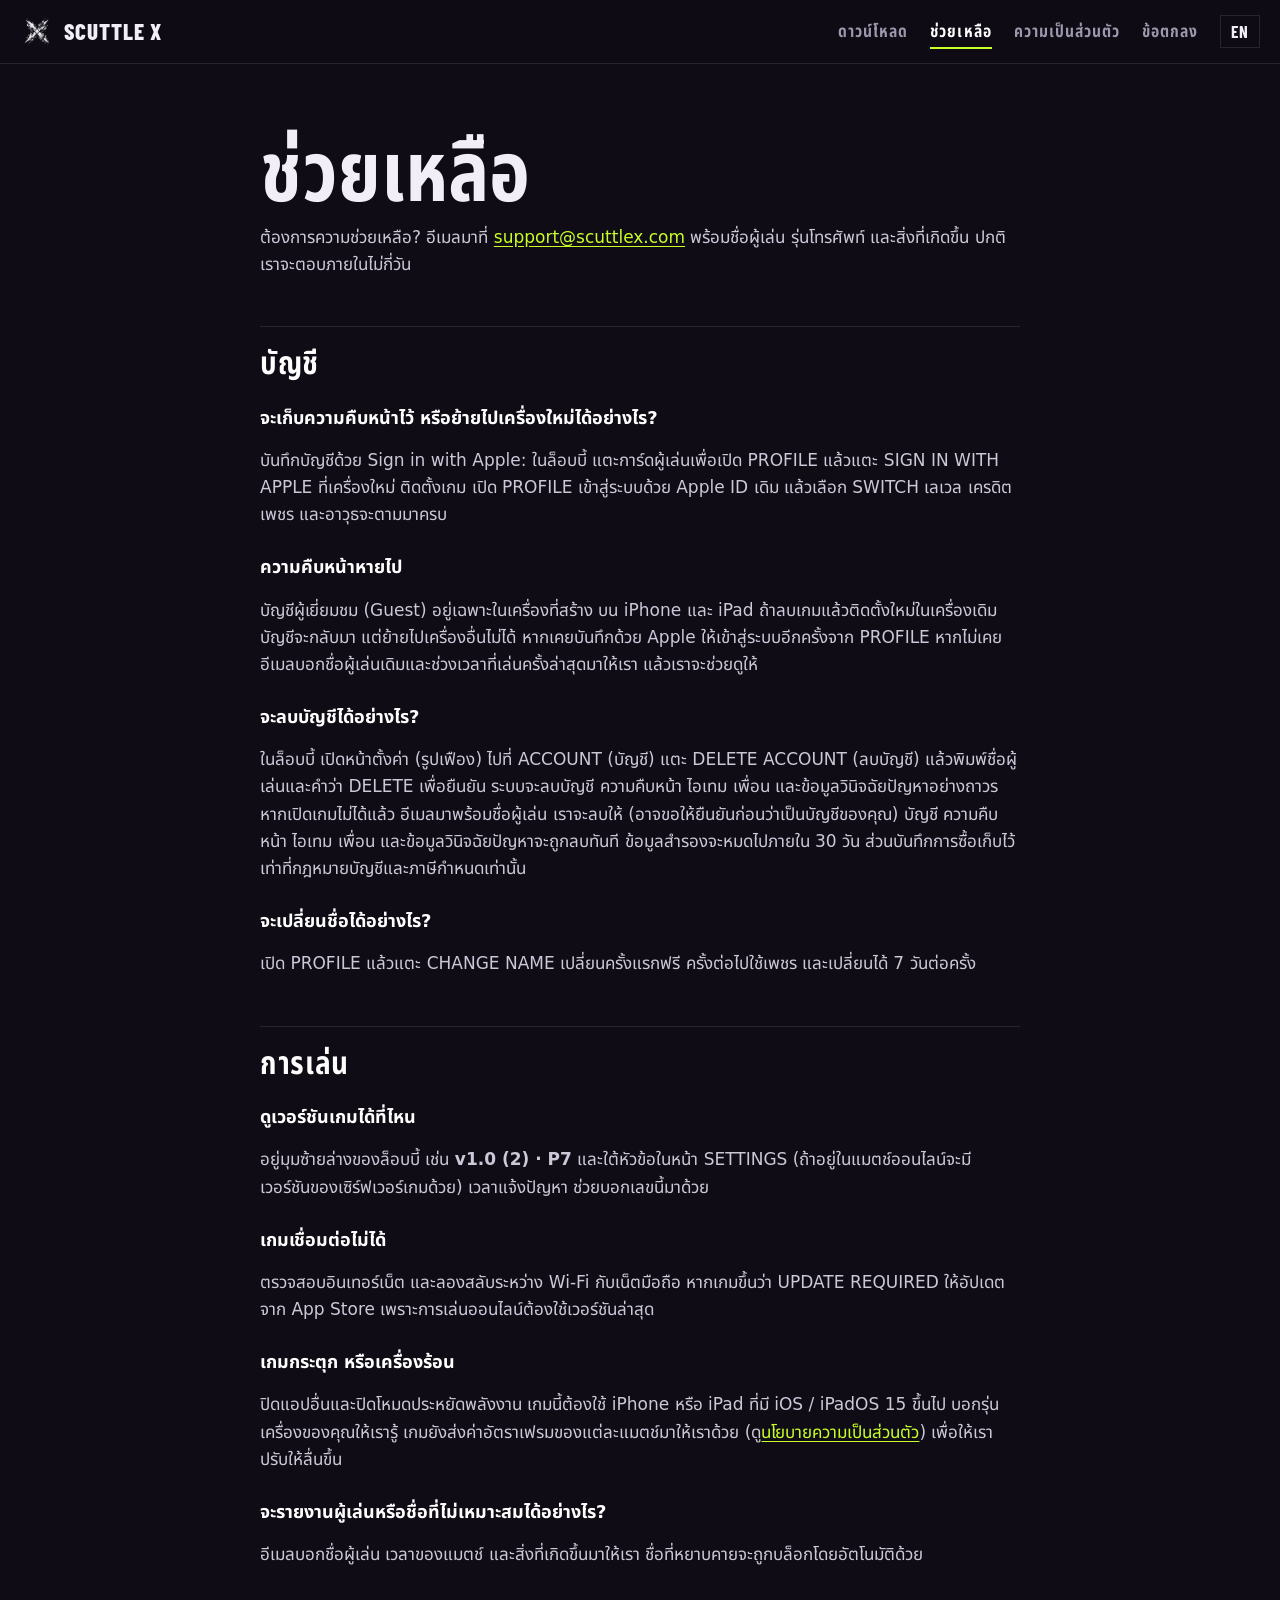
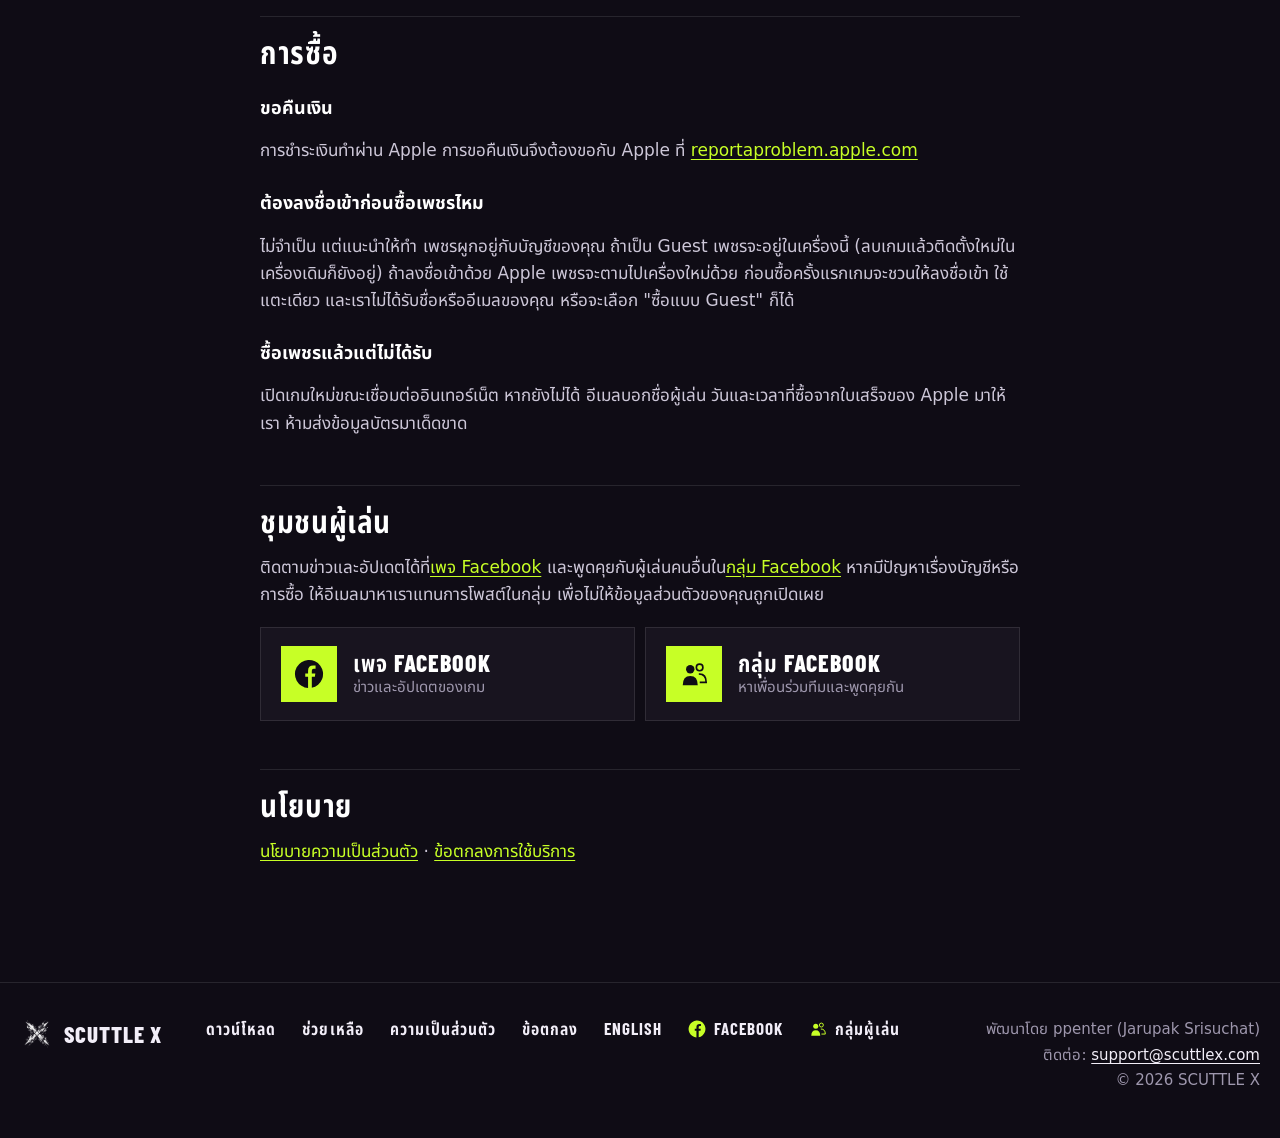
<file: th/support.html>
<!doctype html>
<html lang="th" class="page-support doc">
<head>
<meta charset="utf-8">
<meta name="viewport" content="width=device-width, initial-scale=1, viewport-fit=cover">
<title>ช่วยเหลือ · SCUTTLE X</title>
<meta name="description" content="SCUTTLE X: เกมยิงยึดจุด 8v8 อุปกรณ์สกิล 4 แบบ รวมทีมได้ 8 คน">
<meta name="theme-color" content="#0f0c15">
<link rel="canonical" href="https://scuttlex.com/th/support.html">
<link rel="alternate" hreflang="en" href="https://scuttlex.com/support.html">
<link rel="alternate" hreflang="th" href="https://scuttlex.com/th/support.html">
<meta property="og:type" content="website">
<meta property="og:title" content="ช่วยเหลือ · SCUTTLE X">
<meta property="og:description" content="SCUTTLE X: เกมยิงยึดจุด 8v8 อุปกรณ์สกิล 4 แบบ รวมทีมได้ 8 คน">
<meta property="og:image" content="https://scuttlex.com/media/og.jpg">
<meta property="og:url" content="https://scuttlex.com/th/support.html">
<meta name="twitter:card" content="summary_large_image">
<link rel="icon" href="../favicon.png">
<link rel="apple-touch-icon" href="../media/apple-touch-icon.png">
<link rel="preload" href="../fonts/BarlowCondensed-ExtraBold.woff" as="font" type="font/woff" crossorigin>
<link rel="stylesheet" href="../style.css">
<script>document.documentElement.classList.add("js");try{var c={medic:"#c7ff26",ghost:"#a866ff",recon:"#ff4d4d",technical:"#66adff"}[localStorage.getItem("sx-hero")];if(c)document.documentElement.style.setProperty("--hero",c)}catch(e){}</script>
</head>
<body>
<a class="skip" href="#main">ข้ามไปที่เนื้อหา</a>
<header class="top"><div class="in">
<a class="brand" href="./" aria-label="SCUTTLE X"><img src="../media/mark.webp" width="40" height="40" alt=""><span>SCUTTLE X</span></a>
<nav class="nav"><a href="download.html">ดาวน์โหลด</a><a href="support.html" aria-current="page">ช่วยเหลือ</a><a href="privacy.html">ความเป็นส่วนตัว</a><a href="terms.html">ข้อตกลง</a><a class="lang" href="../support.html" hreflang="en" lang="en">EN</a></nav>
</div></header>
<main id="main">
<h1>ช่วยเหลือ</h1>
<p>ต้องการความช่วยเหลือ? อีเมลมาที่ <a href="mailto:support@scuttlex.com">support@scuttlex.com</a> พร้อมชื่อผู้เล่น รุ่นโทรศัพท์ และสิ่งที่เกิดขึ้น ปกติเราจะตอบภายในไม่กี่วัน</p>

<div class="faq">
<h2>บัญชี</h2>
<h3>จะเก็บความคืบหน้าไว้ หรือย้ายไปเครื่องใหม่ได้อย่างไร?</h3>
<p>บันทึกบัญชีด้วย Sign in with Apple: ในล็อบบี้ แตะการ์ดผู้เล่นเพื่อเปิด PROFILE แล้วแตะ SIGN IN WITH APPLE ที่เครื่องใหม่ ติดตั้งเกม เปิด PROFILE เข้าสู่ระบบด้วย Apple ID เดิม แล้วเลือก SWITCH เลเวล เครดิต เพชร และอาวุธจะตามมาครบ</p>
<h3>ความคืบหน้าหายไป</h3>
<p>บัญชีผู้เยี่ยมชม (Guest) อยู่เฉพาะในเครื่องที่สร้าง บน iPhone และ iPad ถ้าลบเกมแล้วติดตั้งใหม่ในเครื่องเดิม บัญชีจะกลับมา แต่ย้ายไปเครื่องอื่นไม่ได้ หากเคยบันทึกด้วย Apple ให้เข้าสู่ระบบอีกครั้งจาก PROFILE หากไม่เคย อีเมลบอกชื่อผู้เล่นเดิมและช่วงเวลาที่เล่นครั้งล่าสุดมาให้เรา แล้วเราจะช่วยดูให้</p>
<h3 id="delete">จะลบบัญชีได้อย่างไร?</h3>
<p>ในล็อบบี้ เปิดหน้าตั้งค่า (รูปเฟือง) ไปที่ ACCOUNT (บัญชี) แตะ DELETE ACCOUNT (ลบบัญชี) แล้วพิมพ์ชื่อผู้เล่นและคำว่า DELETE เพื่อยืนยัน ระบบจะลบบัญชี ความคืบหน้า ไอเทม เพื่อน และข้อมูลวินิจฉัยปัญหาอย่างถาวร หากเปิดเกมไม่ได้แล้ว อีเมลมาพร้อมชื่อผู้เล่น เราจะลบให้ (อาจขอให้ยืนยันก่อนว่าเป็นบัญชีของคุณ) บัญชี ความคืบหน้า ไอเทม เพื่อน และข้อมูลวินิจฉัยปัญหาจะถูกลบทันที ข้อมูลสำรองจะหมดไปภายใน 30 วัน ส่วนบันทึกการซื้อเก็บไว้เท่าที่กฎหมายบัญชีและภาษีกำหนดเท่านั้น</p>
<h3>จะเปลี่ยนชื่อได้อย่างไร?</h3>
<p>เปิด PROFILE แล้วแตะ CHANGE NAME เปลี่ยนครั้งแรกฟรี ครั้งต่อไปใช้เพชร และเปลี่ยนได้ 7 วันต่อครั้ง</p>

<h2>การเล่น</h2>
<h3>ดูเวอร์ชันเกมได้ที่ไหน</h3>
<p>อยู่มุมซ้ายล่างของล็อบบี้ เช่น <b>v1.0 (2) · P7</b> และใต้หัวข้อในหน้า SETTINGS (ถ้าอยู่ในแมตช์ออนไลน์จะมีเวอร์ชันของเซิร์ฟเวอร์เกมด้วย) เวลาแจ้งปัญหา ช่วยบอกเลขนี้มาด้วย</p>
<h3>เกมเชื่อมต่อไม่ได้</h3>
<p>ตรวจสอบอินเทอร์เน็ต และลองสลับระหว่าง Wi-Fi กับเน็ตมือถือ หากเกมขึ้นว่า UPDATE REQUIRED ให้อัปเดตจาก App Store เพราะการเล่นออนไลน์ต้องใช้เวอร์ชันล่าสุด</p>
<h3>เกมกระตุก หรือเครื่องร้อน</h3>
<p>ปิดแอปอื่นและปิดโหมดประหยัดพลังงาน เกมนี้ต้องใช้ iPhone หรือ iPad ที่มี iOS / iPadOS 15 ขึ้นไป บอกรุ่นเครื่องของคุณให้เรารู้ เกมยังส่งค่าอัตราเฟรมของแต่ละแมตช์มาให้เราด้วย (ดู<a href="privacy.html">นโยบายความเป็นส่วนตัว</a>) เพื่อให้เราปรับให้ลื่นขึ้น</p>
<h3>จะรายงานผู้เล่นหรือชื่อที่ไม่เหมาะสมได้อย่างไร?</h3>
<p>อีเมลบอกชื่อผู้เล่น เวลาของแมตช์ และสิ่งที่เกิดขึ้นมาให้เรา ชื่อที่หยาบคายจะถูกบล็อกโดยอัตโนมัติด้วย</p>

<h2>การซื้อ</h2>
<h3>ขอคืนเงิน</h3>
<p>การชำระเงินทำผ่าน Apple การขอคืนเงินจึงต้องขอกับ Apple ที่ <a href="https://reportaproblem.apple.com">reportaproblem.apple.com</a></p>
<h3>ต้องลงชื่อเข้าก่อนซื้อเพชรไหม</h3>
<p>ไม่จำเป็น แต่แนะนำให้ทำ เพชรผูกอยู่กับบัญชีของคุณ ถ้าเป็น Guest เพชรจะอยู่ในเครื่องนี้ (ลบเกมแล้วติดตั้งใหม่ในเครื่องเดิมก็ยังอยู่) ถ้าลงชื่อเข้าด้วย Apple เพชรจะตามไปเครื่องใหม่ด้วย ก่อนซื้อครั้งแรกเกมจะชวนให้ลงชื่อเข้า ใช้แตะเดียว และเราไม่ได้รับชื่อหรืออีเมลของคุณ หรือจะเลือก "ซื้อแบบ Guest" ก็ได้</p>
<h3>ซื้อเพชรแล้วแต่ไม่ได้รับ</h3>
<p>เปิดเกมใหม่ขณะเชื่อมต่ออินเทอร์เน็ต หากยังไม่ได้ อีเมลบอกชื่อผู้เล่น วันและเวลาที่ซื้อจากใบเสร็จของ Apple มาให้เรา ห้ามส่งข้อมูลบัตรมาเด็ดขาด</p>
</div>

<h2>ชุมชนผู้เล่น</h2>
<p>ติดตามข่าวและอัปเดตได้ที่<a href="https://www.facebook.com/scuttlex" target="_blank" rel="noopener">เพจ Facebook</a> และพูดคุยกับผู้เล่นคนอื่นใน<a href="https://www.facebook.com/groups/3428875307285060" target="_blank" rel="noopener">กลุ่ม Facebook</a> หากมีปัญหาเรื่องบัญชีหรือการซื้อ ให้อีเมลมาหาเราแทนการโพสต์ในกลุ่ม เพื่อไม่ให้ข้อมูลส่วนตัวของคุณถูกเปิดเผย</p>
<div class="social"><a class="social-card" href="https://www.facebook.com/scuttlex" target="_blank" rel="noopener"><span class="social-mark"><svg class="i" viewBox="0 0 64 64" aria-hidden="true" focusable="false"><path fill="currentColor" d="M38 61.39 A30 30 0 1 0 30 61.93 L30 38 L24 38 L24 31 L30 31 L30 25 Q30 14 41 14 L46 14 L46 21 L42 21 Q38 21 38 25 L38 31 L45.5 31 L44.5 38 L38 38 Z"/></svg></span><b>เพจ Facebook</b><span>ข่าวและอัปเดตของเกม</span></a><a class="social-card" href="https://www.facebook.com/groups/3428875307285060" target="_blank" rel="noopener"><span class="social-mark"><svg class="i" viewBox="0 0 64 64" aria-hidden="true" focusable="false"><circle cx="24" cy="22" r="9" fill="currentColor"/> <path d="M8 56 Q8 36 24 36 Q40 36 40 56 Z" fill="currentColor"/> <circle cx="44" cy="18" r="7" fill="none" stroke="currentColor" stroke-width="3.5"/> <path d="M44 32 Q58 32 58 50 L46 50" fill="none" stroke="currentColor" stroke-width="3.5" stroke-linecap="square" stroke-linejoin="miter"/></svg></span><b>กลุ่ม Facebook</b><span>หาเพื่อนร่วมทีมและพูดคุยกัน</span></a></div>

<h2>นโยบาย</h2>
<p><a href="privacy.html">นโยบายความเป็นส่วนตัว</a> · <a href="terms.html">ข้อตกลงการใช้บริการ</a></p>

</main>
<footer class="foot"><div class="in">
<a class="brand" href="./"><img src="../media/mark.webp" width="40" height="40" alt=""><span>SCUTTLE X</span></a>
<nav class="foot-links"><a href="download.html">ดาวน์โหลด</a><a href="support.html" aria-current="page">ช่วยเหลือ</a><a href="privacy.html">ความเป็นส่วนตัว</a><a href="terms.html">ข้อตกลง</a><a href="../support.html" hreflang="en" lang="en">English</a><a class="social-link" href="https://www.facebook.com/scuttlex" target="_blank" rel="noopener"><svg class="i" viewBox="0 0 64 64" aria-hidden="true" focusable="false"><path fill="currentColor" d="M38 61.39 A30 30 0 1 0 30 61.93 L30 38 L24 38 L24 31 L30 31 L30 25 Q30 14 41 14 L46 14 L46 21 L42 21 Q38 21 38 25 L38 31 L45.5 31 L44.5 38 L38 38 Z"/></svg>Facebook</a><a class="social-link" href="https://www.facebook.com/groups/3428875307285060" target="_blank" rel="noopener"><svg class="i" viewBox="0 0 64 64" aria-hidden="true" focusable="false"><circle cx="24" cy="22" r="9" fill="currentColor"/> <path d="M8 56 Q8 36 24 36 Q40 36 40 56 Z" fill="currentColor"/> <circle cx="44" cy="18" r="7" fill="none" stroke="currentColor" stroke-width="3.5"/> <path d="M44 32 Q58 32 58 50 L46 50" fill="none" stroke="currentColor" stroke-width="3.5" stroke-linecap="square" stroke-linejoin="miter"/></svg>กลุ่มผู้เล่น</a></nav>
<p class="foot-meta">พัฒนาโดย ppenter (Jarupak Srisuchat)<br>ติดต่อ: <a href="mailto:support@scuttlex.com">support@scuttlex.com</a><br>&copy; 2026 SCUTTLE X</p>
</div></footer>
</body>
</html>
</file>
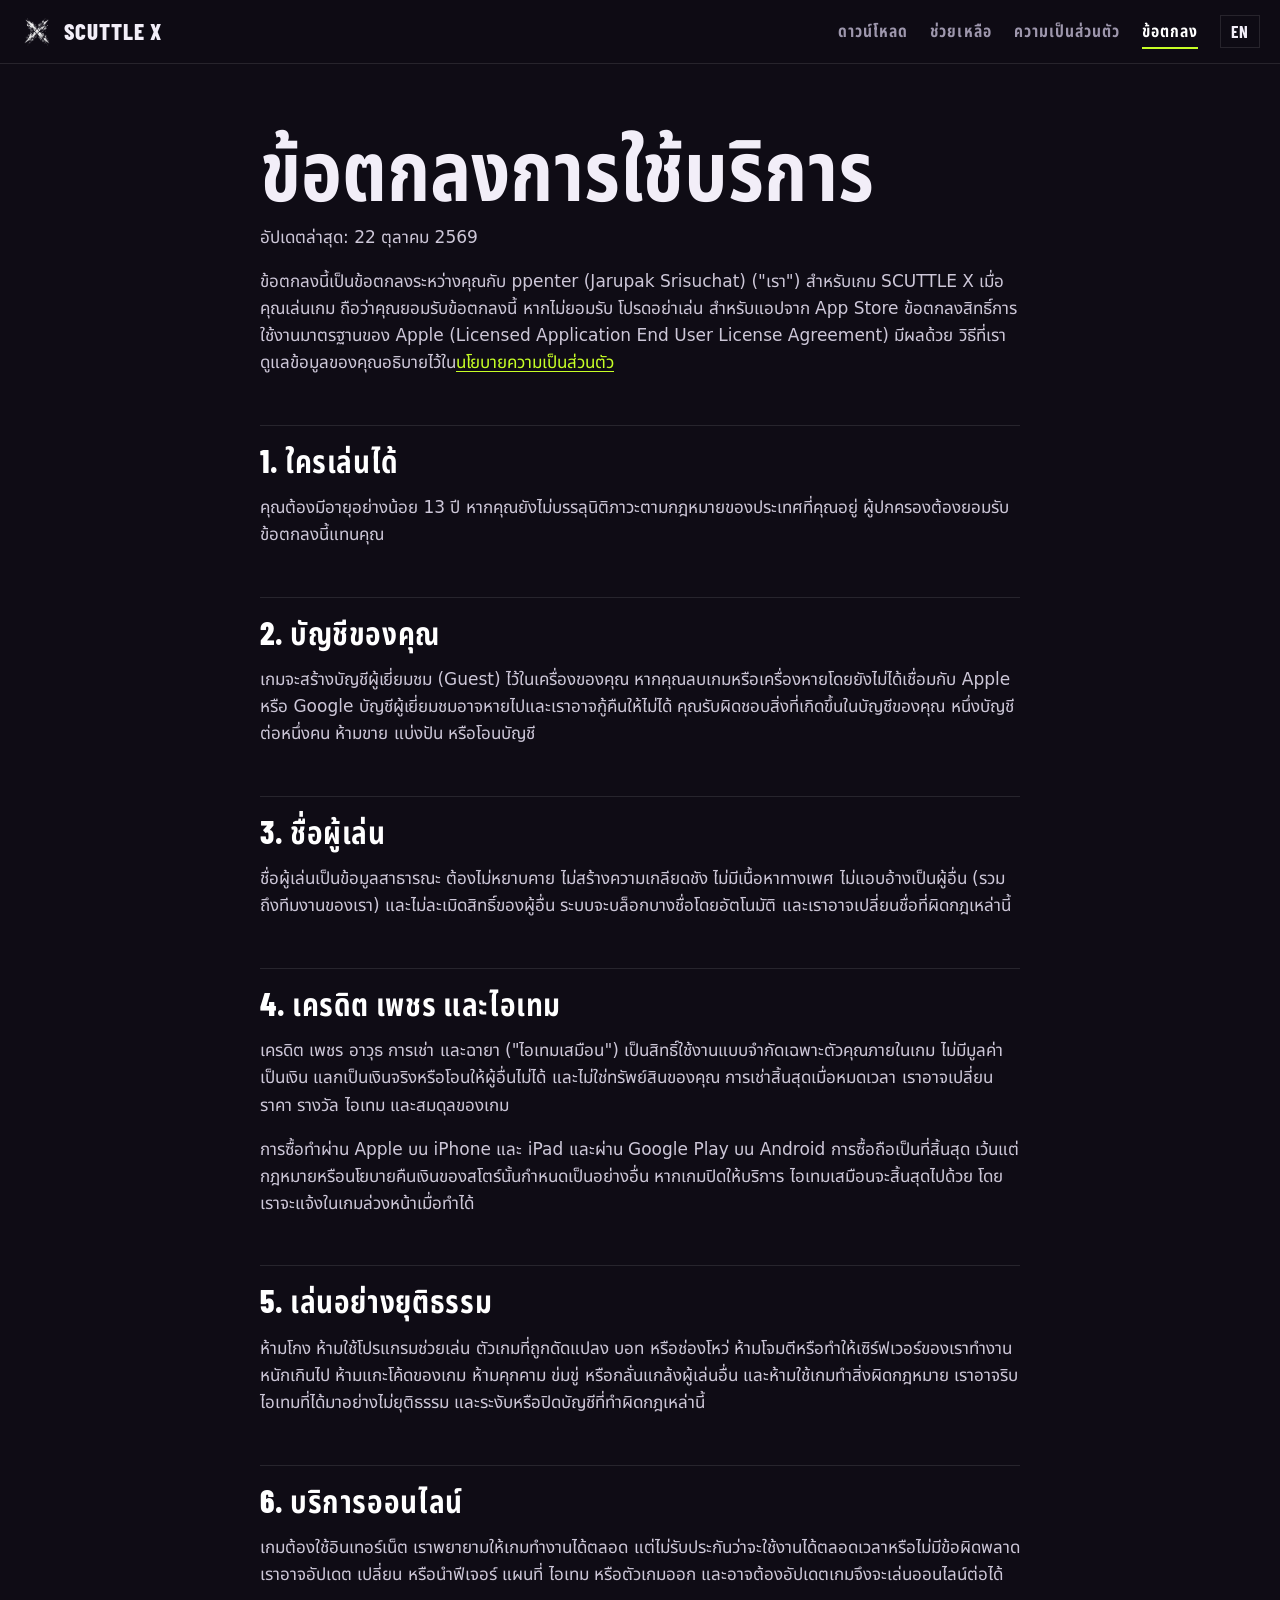
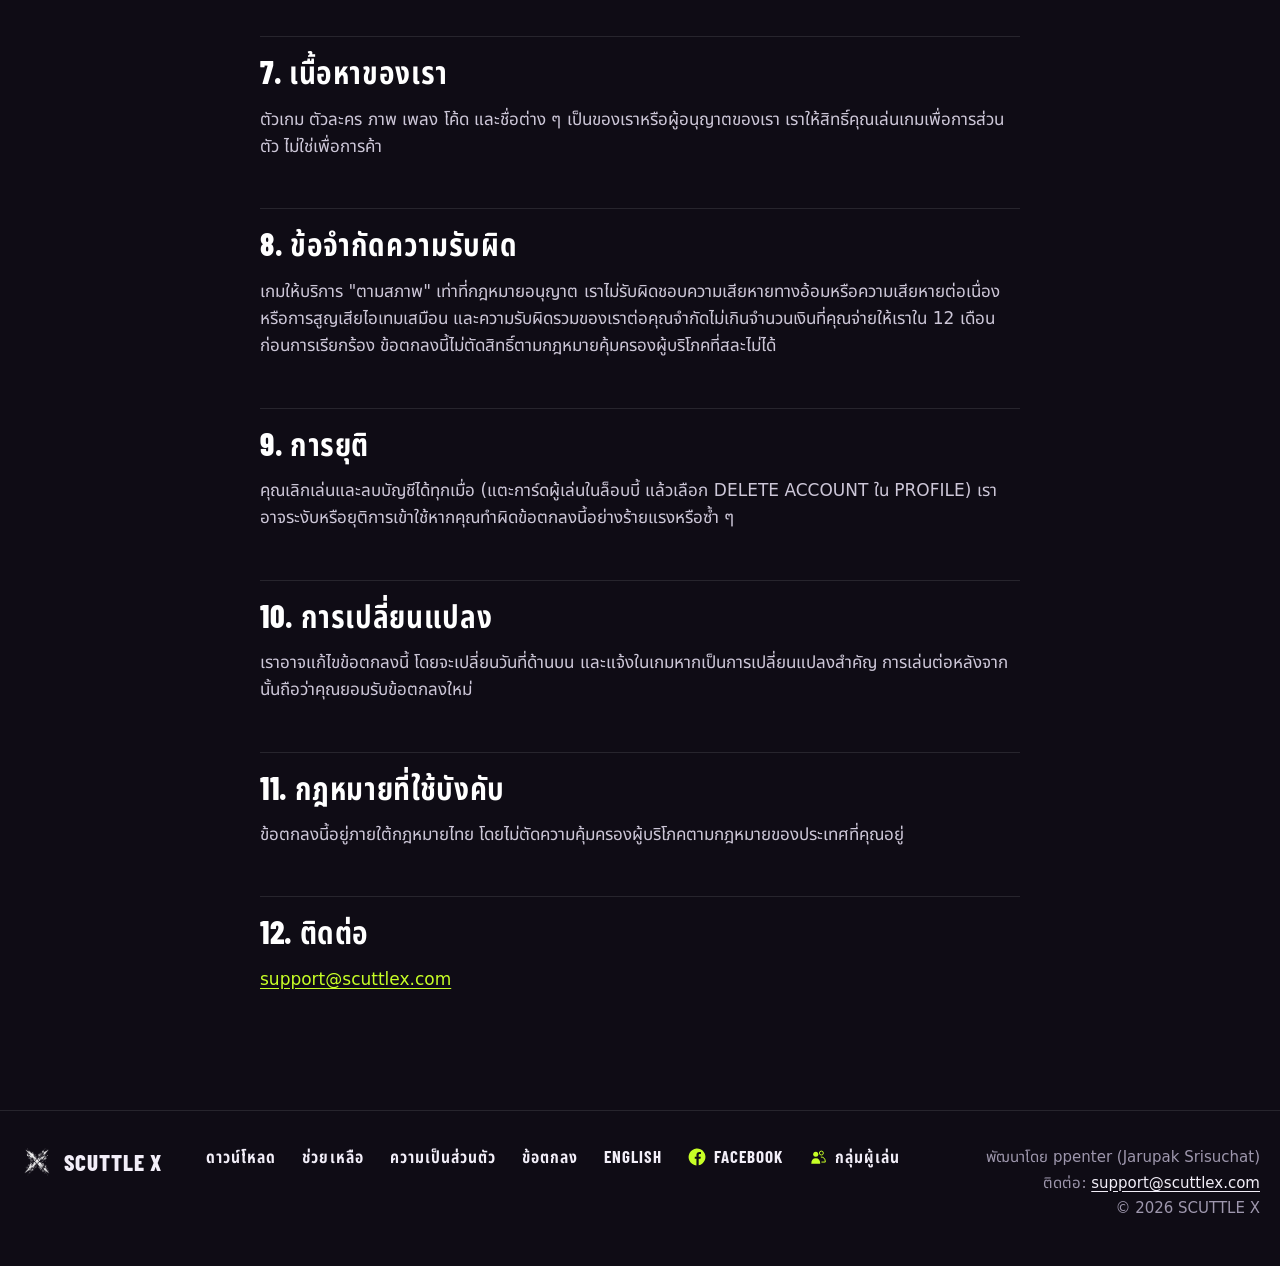
<file: th/terms.html>
<!doctype html>
<html lang="th" class="page-terms doc">
<head>
<meta charset="utf-8">
<meta name="viewport" content="width=device-width, initial-scale=1, viewport-fit=cover">
<title>ข้อตกลงการใช้บริการ · SCUTTLE X</title>
<meta name="description" content="SCUTTLE X: เกมยิงยึดจุด 8v8 อุปกรณ์สกิล 4 แบบ รวมทีมได้ 8 คน">
<meta name="theme-color" content="#0f0c15">
<link rel="canonical" href="https://scuttlex.com/th/terms.html">
<link rel="alternate" hreflang="en" href="https://scuttlex.com/terms.html">
<link rel="alternate" hreflang="th" href="https://scuttlex.com/th/terms.html">
<meta property="og:type" content="website">
<meta property="og:title" content="ข้อตกลงการใช้บริการ · SCUTTLE X">
<meta property="og:description" content="SCUTTLE X: เกมยิงยึดจุด 8v8 อุปกรณ์สกิล 4 แบบ รวมทีมได้ 8 คน">
<meta property="og:image" content="https://scuttlex.com/media/og.jpg">
<meta property="og:url" content="https://scuttlex.com/th/terms.html">
<meta name="twitter:card" content="summary_large_image">
<link rel="icon" href="../favicon.png">
<link rel="apple-touch-icon" href="../media/apple-touch-icon.png">
<link rel="preload" href="../fonts/BarlowCondensed-ExtraBold.woff" as="font" type="font/woff" crossorigin>
<link rel="stylesheet" href="../style.css">
<script>document.documentElement.classList.add("js");try{var c={medic:"#c7ff26",ghost:"#a866ff",recon:"#ff4d4d",technical:"#66adff"}[localStorage.getItem("sx-hero")];if(c)document.documentElement.style.setProperty("--hero",c)}catch(e){}</script>
</head>
<body>
<a class="skip" href="#main">ข้ามไปที่เนื้อหา</a>
<header class="top"><div class="in">
<a class="brand" href="./" aria-label="SCUTTLE X"><img src="../media/mark.webp" width="40" height="40" alt=""><span>SCUTTLE X</span></a>
<nav class="nav"><a href="download.html">ดาวน์โหลด</a><a href="support.html">ช่วยเหลือ</a><a href="privacy.html">ความเป็นส่วนตัว</a><a href="terms.html" aria-current="page">ข้อตกลง</a><a class="lang" href="../terms.html" hreflang="en" lang="en">EN</a></nav>
</div></header>
<main id="main">
<h1>ข้อตกลงการใช้บริการ</h1>
<p class="updated">อัปเดตล่าสุด: 22 ตุลาคม 2569</p>

<p>ข้อตกลงนี้เป็นข้อตกลงระหว่างคุณกับ ppenter (Jarupak Srisuchat) ("เรา") สำหรับเกม SCUTTLE X เมื่อคุณเล่นเกม ถือว่าคุณยอมรับข้อตกลงนี้ หากไม่ยอมรับ โปรดอย่าเล่น สำหรับแอปจาก App Store ข้อตกลงสิทธิ์การใช้งานมาตรฐานของ Apple (Licensed Application End User License Agreement) มีผลด้วย วิธีที่เราดูแลข้อมูลของคุณอธิบายไว้ใน<a href="privacy.html">นโยบายความเป็นส่วนตัว</a></p>

<h2>1. ใครเล่นได้</h2>
<p>คุณต้องมีอายุอย่างน้อย 13 ปี หากคุณยังไม่บรรลุนิติภาวะตามกฎหมายของประเทศที่คุณอยู่ ผู้ปกครองต้องยอมรับข้อตกลงนี้แทนคุณ</p>

<h2>2. บัญชีของคุณ</h2>
<p>เกมจะสร้างบัญชีผู้เยี่ยมชม (Guest) ไว้ในเครื่องของคุณ หากคุณลบเกมหรือเครื่องหายโดยยังไม่ได้เชื่อมกับ Apple หรือ Google บัญชีผู้เยี่ยมชมอาจหายไปและเราอาจกู้คืนให้ไม่ได้ คุณรับผิดชอบสิ่งที่เกิดขึ้นในบัญชีของคุณ หนึ่งบัญชีต่อหนึ่งคน ห้ามขาย แบ่งปัน หรือโอนบัญชี</p>

<h2>3. ชื่อผู้เล่น</h2>
<p>ชื่อผู้เล่นเป็นข้อมูลสาธารณะ ต้องไม่หยาบคาย ไม่สร้างความเกลียดชัง ไม่มีเนื้อหาทางเพศ ไม่แอบอ้างเป็นผู้อื่น (รวมถึงทีมงานของเรา) และไม่ละเมิดสิทธิ์ของผู้อื่น ระบบจะบล็อกบางชื่อโดยอัตโนมัติ และเราอาจเปลี่ยนชื่อที่ผิดกฎเหล่านี้</p>

<h2>4. เครดิต เพชร และไอเทม</h2>
<p>เครดิต เพชร อาวุธ การเช่า และฉายา ("ไอเทมเสมือน") เป็นสิทธิ์ใช้งานแบบจำกัดเฉพาะตัวคุณภายในเกม ไม่มีมูลค่าเป็นเงิน แลกเป็นเงินจริงหรือโอนให้ผู้อื่นไม่ได้ และไม่ใช่ทรัพย์สินของคุณ การเช่าสิ้นสุดเมื่อหมดเวลา เราอาจเปลี่ยนราคา รางวัล ไอเทม และสมดุลของเกม</p>
<p>การซื้อทำผ่าน Apple บน iPhone และ iPad และผ่าน Google Play บน Android การซื้อถือเป็นที่สิ้นสุด เว้นแต่กฎหมายหรือนโยบายคืนเงินของสโตร์นั้นกำหนดเป็นอย่างอื่น หากเกมปิดให้บริการ ไอเทมเสมือนจะสิ้นสุดไปด้วย โดยเราจะแจ้งในเกมล่วงหน้าเมื่อทำได้</p>

<h2>5. เล่นอย่างยุติธรรม</h2>
<p>ห้ามโกง ห้ามใช้โปรแกรมช่วยเล่น ตัวเกมที่ถูกดัดแปลง บอท หรือช่องโหว่ ห้ามโจมตีหรือทำให้เซิร์ฟเวอร์ของเราทำงานหนักเกินไป ห้ามแกะโค้ดของเกม ห้ามคุกคาม ข่มขู่ หรือกลั่นแกล้งผู้เล่นอื่น และห้ามใช้เกมทำสิ่งผิดกฎหมาย เราอาจริบไอเทมที่ได้มาอย่างไม่ยุติธรรม และระงับหรือปิดบัญชีที่ทำผิดกฎเหล่านี้</p>

<h2>6. บริการออนไลน์</h2>
<p>เกมต้องใช้อินเทอร์เน็ต เราพยายามให้เกมทำงานได้ตลอด แต่ไม่รับประกันว่าจะใช้งานได้ตลอดเวลาหรือไม่มีข้อผิดพลาด เราอาจอัปเดต เปลี่ยน หรือนำฟีเจอร์ แผนที่ ไอเทม หรือตัวเกมออก และอาจต้องอัปเดตเกมจึงจะเล่นออนไลน์ต่อได้</p>

<h2>7. เนื้อหาของเรา</h2>
<p>ตัวเกม ตัวละคร ภาพ เพลง โค้ด และชื่อต่าง ๆ เป็นของเราหรือผู้อนุญาตของเรา เราให้สิทธิ์คุณเล่นเกมเพื่อการส่วนตัว ไม่ใช่เพื่อการค้า</p>

<h2>8. ข้อจำกัดความรับผิด</h2>
<p>เกมให้บริการ "ตามสภาพ" เท่าที่กฎหมายอนุญาต เราไม่รับผิดชอบความเสียหายทางอ้อมหรือความเสียหายต่อเนื่อง หรือการสูญเสียไอเทมเสมือน และความรับผิดรวมของเราต่อคุณจำกัดไม่เกินจำนวนเงินที่คุณจ่ายให้เราใน 12 เดือนก่อนการเรียกร้อง ข้อตกลงนี้ไม่ตัดสิทธิ์ตามกฎหมายคุ้มครองผู้บริโภคที่สละไม่ได้</p>

<h2>9. การยุติ</h2>
<p>คุณเลิกเล่นและลบบัญชีได้ทุกเมื่อ (แตะการ์ดผู้เล่นในล็อบบี้ แล้วเลือก DELETE ACCOUNT ใน PROFILE) เราอาจระงับหรือยุติการเข้าใช้หากคุณทำผิดข้อตกลงนี้อย่างร้ายแรงหรือซ้ำ ๆ</p>

<h2>10. การเปลี่ยนแปลง</h2>
<p>เราอาจแก้ไขข้อตกลงนี้ โดยจะเปลี่ยนวันที่ด้านบน และแจ้งในเกมหากเป็นการเปลี่ยนแปลงสำคัญ การเล่นต่อหลังจากนั้นถือว่าคุณยอมรับข้อตกลงใหม่</p>

<h2>11. กฎหมายที่ใช้บังคับ</h2>
<p>ข้อตกลงนี้อยู่ภายใต้กฎหมายไทย โดยไม่ตัดความคุ้มครองผู้บริโภคตามกฎหมายของประเทศที่คุณอยู่</p>

<h2>12. ติดต่อ</h2>
<p><a href="mailto:support@scuttlex.com">support@scuttlex.com</a></p>

</main>
<footer class="foot"><div class="in">
<a class="brand" href="./"><img src="../media/mark.webp" width="40" height="40" alt=""><span>SCUTTLE X</span></a>
<nav class="foot-links"><a href="download.html">ดาวน์โหลด</a><a href="support.html">ช่วยเหลือ</a><a href="privacy.html">ความเป็นส่วนตัว</a><a href="terms.html" aria-current="page">ข้อตกลง</a><a href="../terms.html" hreflang="en" lang="en">English</a><a class="social-link" href="https://www.facebook.com/scuttlex" target="_blank" rel="noopener"><svg class="i" viewBox="0 0 64 64" aria-hidden="true" focusable="false"><path fill="currentColor" d="M38 61.39 A30 30 0 1 0 30 61.93 L30 38 L24 38 L24 31 L30 31 L30 25 Q30 14 41 14 L46 14 L46 21 L42 21 Q38 21 38 25 L38 31 L45.5 31 L44.5 38 L38 38 Z"/></svg>Facebook</a><a class="social-link" href="https://www.facebook.com/groups/3428875307285060" target="_blank" rel="noopener"><svg class="i" viewBox="0 0 64 64" aria-hidden="true" focusable="false"><circle cx="24" cy="22" r="9" fill="currentColor"/> <path d="M8 56 Q8 36 24 36 Q40 36 40 56 Z" fill="currentColor"/> <circle cx="44" cy="18" r="7" fill="none" stroke="currentColor" stroke-width="3.5"/> <path d="M44 32 Q58 32 58 50 L46 50" fill="none" stroke="currentColor" stroke-width="3.5" stroke-linecap="square" stroke-linejoin="miter"/></svg>กลุ่มผู้เล่น</a></nav>
<p class="foot-meta">พัฒนาโดย ppenter (Jarupak Srisuchat)<br>ติดต่อ: <a href="mailto:support@scuttlex.com">support@scuttlex.com</a><br>&copy; 2026 SCUTTLE X</p>
</div></footer>
</body>
</html>
</file>
<file: style.css>
/* SCUTTLE X website, in the game menus' B+A look (since 2026-10-19): a flat violet-black ground, big upright
   Barlow, blocks in a hero's colour with dark ink on them, hairlines, and JetBrains Mono for the few small
   readouts. The home page opens on the launch trailer's footage under the wordmark; the hero you pick colours
   the page (--hero, kept in localStorage "sx-hero"). Sharp corners everywhere, like the game's UI kit. */
@font-face { font-family: "Barlow Condensed"; src: url("fonts/BarlowCondensed-ExtraBold.woff") format("woff"); font-weight: 800; font-display: swap; }
@font-face { font-family: "Barlow Condensed"; src: url("fonts/BarlowCondensed-Bold.woff") format("woff"); font-weight: 700; font-display: swap; }
@font-face { font-family: "Barlow Condensed"; src: url("fonts/BarlowCondensed-SemiBold.woff") format("woff"); font-weight: 600; font-display: swap; }
@font-face { font-family: "JetBrains Mono"; src: url("fonts/JetBrainsMono-Bold.woff") format("woff"); font-weight: 700; font-display: swap; }
/* Thai, as in the game (tools/make_thai_font.py cuts these): Noto Sans Thai Extra Condensed beside Barlow
   in headings, at full size; body text in the normal width. Thai letters only (unicode-range). */
@font-face { font-family: "Scuttle Thai Condensed"; src: url("fonts/NotoSansThaiXC-SemiBold.woff") format("woff"); font-weight: 600; font-display: swap; unicode-range: U+0E00-0E7F, U+200B-200D, U+25CC; }
@font-face { font-family: "Scuttle Thai Condensed"; src: url("fonts/NotoSansThaiXC-Bold.woff") format("woff"); font-weight: 700 800; font-display: swap; unicode-range: U+0E00-0E7F, U+200B-200D, U+25CC; }
@font-face { font-family: "Scuttle Thai"; src: url("fonts/NotoSansThai-Regular.woff") format("woff"); font-weight: 400; font-display: swap; unicode-range: U+0E00-0E7F, U+200B-200D, U+25CC; }
@font-face { font-family: "Scuttle Thai"; src: url("fonts/NotoSansThai-Bold.woff") format("woff"); font-weight: 700; font-display: swap; unicode-range: U+0E00-0E7F, U+200B-200D, U+25CC; }

@property --hero { syntax: "<color>"; inherits: true; initial-value: #c7ff26; }

:root {
  --night: #0f0c15;  /* UiKit.BA_GROUND */
  --deep: #18141f;
  --line: rgba(255, 255, 255, 0.1);  /* UiKit.BA_LINE */
  --text: #f2eef8;
  --body-c: #cdc7d8;
  --dim: #9e97ad;  /* UiKit.BA_LABEL */
  --index: #6f6880;  /* UiKit.BA_INDEX */
  --ink: #0f0c15;  /* UiKit.BA_INK: text on a block */
  --magenta: #ff2bd6;  /* the other team (main.ENEMY_C; violet until 2026-10-20) */
  --mint: #2bffa1;  /* your team (main.ALLY_C; lime until 2026-10-20) */
  --cap: #40d9ff;  /* the capture mode (modes.gd) */
  --tdm: #ff6b42;  /* Team Deathmatch (modes.gd) */
  --hot: #fff7e6;
  --hero: #c7ff26;
  --display: "Barlow Condensed", "Scuttle Thai Condensed", "Sukhumvit Set", "Thonburi", system-ui, sans-serif;
  --mono: "JetBrains Mono", ui-monospace, "SF Mono", Menlo, monospace;
  --body: "Scuttle Thai", system-ui, -apple-system, "Segoe UI", "Sukhumvit Set", "Thonburi", Roboto, sans-serif;
  --wrap: 1280px;
  --gut: max(20px, env(safe-area-inset-left), calc((100vw - var(--wrap)) / 2));
  --ease: cubic-bezier(0.2, 0.8, 0.2, 1);
  color-scheme: dark;
  transition: --hero 0.6s ease;
}

* { box-sizing: border-box; }
html { -webkit-text-size-adjust: 100%; background: var(--night); }
body { margin: 0; background: var(--night); color: var(--text); font: 400 17px/1.6 var(--body); -webkit-font-smoothing: antialiased; overflow-x: hidden; }
img, video, canvas, svg { display: block; max-width: 100%; }
a { color: var(--hero); text-underline-offset: 3px; }
a:hover { color: #fff; }
:focus-visible { outline: 3px solid #fff; outline-offset: 3px; }
.i { width: 1em; height: 1em; flex: none; }
.skip { position: absolute; left: -9999px; top: 12px; z-index: 100; background: #fff; color: var(--night); padding: 10px 14px; font-weight: 700; }
.skip:focus { left: 12px; }
.nw { white-space: nowrap; }

/* --- header ------------------------------------------------------------------------------------ */
.top { position: sticky; top: 0; z-index: 30; background: rgba(15, 12, 21, 0.92); border-bottom: 1px solid var(--line); }
.page-index .top { position: absolute; left: 0; right: 0; background: linear-gradient(rgba(15, 12, 21, 0.7), rgba(15, 12, 21, 0)); border: 0; }
.top .in { max-width: calc(var(--wrap) + 40px); margin: 0 auto; padding: 14px 20px; display: flex; align-items: center; gap: 20px; }
.brand { display: flex; align-items: center; gap: 10px; color: var(--text); text-decoration: none; font: 800 23px/1 var(--display); letter-spacing: 0.04em; }
.brand img { width: 34px; height: 34px; }
.brand span { white-space: nowrap; }
.brand:hover { color: #fff; }
.nav { margin-left: auto; display: flex; align-items: center; gap: 22px; font: 700 17px/1 var(--display); letter-spacing: 0.06em; text-transform: uppercase; }
.nav a { color: var(--dim); text-decoration: none; padding: 8px 0; border-bottom: 2px solid transparent; }
.nav a:hover, .nav a[aria-current] { color: #fff; border-bottom-color: var(--hero); }
.nav a.lang { color: var(--text); border: 1px solid var(--line); padding: 7px 10px; }
.nav a.lang:hover { border-color: var(--hero); }
/* the English pages' link to the Thai ones uses the phone's own Thai font, so they never download ours */
html[lang="en"] a[lang="th"] { font-family: "Barlow Condensed", "Sukhumvit Set", "Thonburi", "Leelawadee UI", "Noto Sans Thai", system-ui, sans-serif; }

/* --- buttons: a block in the hero's colour, ink on it -------------------------------------------- */
.btn { position: relative; display: inline-flex; align-items: center; gap: 12px; min-height: 56px; padding: 0 26px; background: var(--hero); color: var(--ink);
       font: 800 21px/1 var(--display); letter-spacing: 0.06em; text-transform: uppercase; text-decoration: none; border: 0; cursor: pointer;
       transition: background 0.15s, color 0.15s; }
.btn .i { width: 16px; height: 16px; }
.btn:hover { background: #fff; color: var(--ink); }
.btn-ghost { background: transparent; color: var(--text); box-shadow: inset 0 0 0 2px var(--hero); }
.btn-ghost:hover { background: var(--hero); color: var(--ink); }
.soon { display: inline-flex; align-items: center; min-height: 56px; padding: 0 0 0 14px; border-left: 2px solid var(--hero); color: var(--text);
        font: 700 19px/1.1 var(--display); letter-spacing: 0.05em; text-transform: uppercase; }
.cta { display: flex; flex-wrap: wrap; align-items: center; gap: 14px 20px; }

/* --- the hero: the trailer's footage under the wordmark ------------------------------------------- */
.hero { position: relative; isolation: isolate; min-height: max(100svh, 640px); display: flex; align-items: flex-end; overflow: hidden;
        padding: 110px var(--gut) clamp(34px, 5vh, 60px); }
.hero-film { position: absolute; inset: 0; z-index: -2; background: #000 url("media/hero_poster.webp") center / cover no-repeat; }
.hero-film video { width: 100%; height: 100%; object-fit: cover; filter: brightness(0.82) saturate(1.08); }
.hero::before { content: ""; position: absolute; inset: 0; z-index: -1; pointer-events: none;
  background: linear-gradient(180deg, rgba(15, 12, 21, 0.55) 0%, rgba(15, 12, 21, 0) 26%, rgba(15, 12, 21, 0.28) 50%, rgba(15, 12, 21, 0.9) 84%, var(--night) 100%),
              linear-gradient(90deg, rgba(15, 12, 21, 0.6), rgba(15, 12, 21, 0) 65%); }
/* the trailer's letterbox, opening as the page comes up */
.hero::after { content: ""; position: absolute; inset: 0; z-index: 5; pointer-events: none; border-style: solid; border-color: #000;
               border-width: 12vh 0; animation: box-open 0.9s var(--ease) 0.25s both; }
@keyframes box-open { from { border-width: 12vh 0; } to { border-width: 0; } }
.hero-copy { width: 100%; }
.beta-chip { display: inline-flex; align-items: center; gap: 10px; margin-bottom: clamp(14px, 3vh, 26px); padding: 8px 12px; background: rgba(15, 12, 21, 0.62);
             border: 1px solid var(--line); color: var(--text); text-decoration: none; font: 700 13px/1 var(--mono); letter-spacing: 0.06em; text-transform: uppercase;
             animation: rise 0.6s var(--ease) 1.05s both; }
.beta-chip i { width: 8px; height: 8px; background: var(--mint); animation: blink 1.2s steps(1) infinite; }
.beta-chip:hover { color: #fff; border-color: var(--hero); }
/* SCUTTLE X set as big as the frame allows; a block in the hero's colour sweeps across it and off, as the trailer's titles do */
.wordmark { position: relative; margin: 0 0 0 -0.04em; width: fit-content; font: 800 clamp(84px, 18.4vw, 330px)/0.8 var(--display); letter-spacing: -0.005em;
            text-transform: uppercase; color: #fff; white-space: nowrap; }
.wordmark span { display: block; animation: show 0s linear 0.62s both; }
.wordmark::after { content: ""; position: absolute; left: -0.02em; right: -0.02em; top: 0.02em; bottom: 0.04em; background: var(--hero); transform-origin: left;
                   transform: scaleX(0); animation: block 0.74s cubic-bezier(0.7, 0, 0.3, 1) 0.3s both; }
@keyframes block { 0% { transform: scaleX(0); transform-origin: left; } 44% { transform: scaleX(1); transform-origin: left; }
                   44.1% { transform: scaleX(1); transform-origin: right; } 100% { transform: scaleX(0); transform-origin: right; } }
@keyframes show { from { visibility: hidden; } to { visibility: visible; } }
.hero-foot { display: flex; flex-wrap: wrap; align-items: flex-end; justify-content: space-between; gap: 20px 40px; margin-top: clamp(18px, 3vh, 30px);
             padding-top: clamp(18px, 3vh, 26px); border-top: 1px solid rgba(255, 255, 255, 0.22); animation: rise 0.7s var(--ease) 0.95s both; }
.pitch { margin: 0; max-width: 30ch; font: 700 clamp(22px, 2vw, 30px)/1.15 var(--display); letter-spacing: 0.01em; color: var(--text); }

/* --- sections ----------------------------------------------------------------------------------- */
.sec { padding: clamp(80px, 10vw, 140px) var(--gut); }
.sec + .sec { border-top: 1px solid var(--line); }
.wrap { max-width: var(--wrap); margin: 0 auto; }
.sec h2 { margin: 0 0 22px; font: 800 clamp(48px, 6.6vw, 96px)/0.86 var(--display); letter-spacing: 0; text-transform: uppercase; color: #fff; }
.sec-head { display: grid; grid-template-columns: minmax(0, 1.9fr) minmax(0, 1fr); align-items: end; gap: 12px 48px; margin-bottom: clamp(28px, 4vw, 48px); }
.sec-head h2 { margin: 0; }
.aside { margin: 0; max-width: 46ch; color: var(--body-c); font-size: 18px; line-height: 1.55; padding-bottom: 6px; }
.lede { margin: 0 0 30px; max-width: 52ch; font-size: 19px; line-height: 1.6; color: var(--body-c); }
.small { color: var(--dim); font-size: 15px; margin: 22px 0 0; }
.split { display: grid; grid-template-columns: minmax(0, 1fr) minmax(0, 1.05fr); gap: clamp(36px, 6vw, 88px); align-items: center; }
.split.rev > :first-child { order: 2; }

/* the trailer: one film, the width of the page */
.player { position: relative; aspect-ratio: 16 / 9; background: #000; overflow: hidden; border: 1px solid var(--line); }
.player img, .player video { width: 100%; height: 100%; object-fit: cover; }
.player .play { position: absolute; left: 0; bottom: 0; display: flex; align-items: center; gap: 14px; height: clamp(64px, 7vw, 92px); padding: 0 clamp(20px, 2.4vw, 34px);
                background: var(--hero); color: var(--ink); border: 0; cursor: pointer; font: 800 clamp(24px, 2.4vw, 34px)/1 var(--display); letter-spacing: 0.05em; text-transform: uppercase;
                transition: background 0.15s; }
.player .play .i { width: 0.8em; height: 0.8em; }
.player .play .len { font: 700 0.5em/1 var(--mono); letter-spacing: 0.04em; opacity: 0.7; }
.player .play:hover { background: #fff; }
.player.playing { border-color: transparent; }

/* how a match plays: the steps, and a board that plays a match through */
.steps { list-style: none; margin: 0; padding: 0; counter-reset: st; border-top: 1px solid var(--line); }
.steps li { position: relative; display: grid; grid-template-columns: 52px 128px minmax(0, 1fr); align-items: baseline; gap: 0 12px; padding: 16px 0;
            border-bottom: 1px solid var(--line); counter-increment: st; transition: background 0.3s; }
.steps li::before { content: counter(st, decimal-leading-zero); font: 700 13px/1 var(--mono); color: var(--index); }
.steps b { font: 800 27px/1 var(--display); letter-spacing: 0.03em; text-transform: uppercase; color: #fff; }
.steps span { color: var(--body-c); font-size: 16px; line-height: 1.5; }
.steps li::after { content: ""; position: absolute; left: -14px; top: 14px; bottom: 14px; width: 4px; background: var(--mint); transform: scaleY(0); transition: transform 0.3s var(--ease); }
.steps li.on::after { transform: scaleY(1); }
.steps li.on::before { color: var(--mint); }

.board { background: var(--deep); border: 1px solid var(--line); padding: clamp(20px, 3vw, 36px); }
.board-score { display: grid; grid-template-columns: 1fr auto 1fr; align-items: end; gap: 16px; margin-bottom: 26px; }
.board-score p { margin: 0; }
.board-score .side span { display: block; font: 700 12px/1 var(--mono); letter-spacing: 0.08em; text-transform: uppercase; color: var(--dim); margin-bottom: 8px; }
.board-score b { display: block; font: 800 clamp(64px, 7vw, 104px)/0.8 var(--display); font-variant-numeric: tabular-nums; }
.board-score .us b { color: var(--mint); }
.board-score .them { text-align: right; }
.board-score .them b { color: var(--magenta); }
.board-score .to { font: 700 12px/1.3 var(--mono); letter-spacing: 0.08em; text-transform: uppercase; color: var(--dim); text-align: center; padding-bottom: 6px; }
.zones { list-style: none; margin: 0; padding: 0; display: grid; grid-template-columns: repeat(5, minmax(0, 1fr)); gap: 10px; }
.zones li { position: relative; aspect-ratio: 1; display: grid; place-items: center; border: 2px solid rgba(255, 255, 255, 0.75); background: transparent;
            transition: background 0.25s, border-color 0.25s; overflow: hidden; }
.zones b { font: 800 clamp(34px, 3.6vw, 56px)/1 var(--display); color: #fff; transition: color 0.25s; }
.zones i { position: absolute; left: 0; right: 0; bottom: 0; height: 6px; background: var(--zc, var(--mint)); transform-origin: left; transform: scaleX(var(--zp, 0)); }
.zones li.us { background: var(--mint); border-color: var(--mint); }
.zones li.them { background: var(--magenta); border-color: var(--magenta); }
.zones li.us b, .zones li.them b { color: var(--ink); }
.zones li.us i, .zones li.them i { background: var(--ink); opacity: 0.35; }
.zones li.contest { animation: contest 0.5s steps(1) infinite; }
@keyframes contest { 50% { border-color: rgba(255, 255, 255, 0.25); } }
.board-note { margin: 22px 0 0; min-height: 1.5em; font: 700 14px/1.5 var(--mono); letter-spacing: 0.06em; text-transform: uppercase; color: var(--body-c); }
.board-note.hot { color: #ffcc4d; }
.board-note.win { color: #4db8ff; }

/* the spider dash: the trailer's dash, looping, beside the speeds */
.clip { margin: 0; position: relative; aspect-ratio: 16 / 9; background: #000 url("media/dash_poster.webp") center / cover; border: 1px solid var(--line); overflow: hidden; }
.clip video { width: 100%; height: 100%; object-fit: cover; }
.race { list-style: none; margin: 0 0 26px; padding: 0; display: grid; gap: 12px; }
.race li { display: grid; grid-template-columns: 104px minmax(0, 1fr) 76px; align-items: center; gap: 14px; }
.race .who { font: 700 18px/1 var(--display); letter-spacing: 0.04em; text-transform: uppercase; color: var(--body-c); }
.race .lane { position: relative; height: 12px; background: rgba(255, 255, 255, 0.06); }
.race .lane i { position: absolute; inset: 0 auto 0 0; width: calc(var(--v) / 20 * 100%); background: rgba(255, 255, 255, 0.35); transform-origin: left; }
.race .fast .lane i { background: var(--hero); }
.race .fast .who, .race .fast b { color: var(--hero); }
.race b { font: 700 14px/1 var(--mono); text-align: right; color: var(--body-c); }
.facts { margin: 0; padding: 0; list-style: none; border-top: 1px solid var(--line); }
.facts li { padding: 12px 0 12px 24px; border-bottom: 1px solid var(--line); color: var(--body-c); position: relative; }
.facts li::before { content: ""; position: absolute; left: 0; top: 21px; width: 8px; height: 8px; background: var(--hero); }

/* four heroes: the lobby's block in each hero's colour, side by side; the one picked opens out */
.slabs { display: flex; gap: 10px; height: clamp(520px, 62vw, 700px); }
.slab { --c: var(--hero); position: relative; flex: 1 1 0; min-width: 0; overflow: hidden; overflow: clip; background: var(--c); color: var(--ink);
        transition: flex-grow 0.55s var(--ease); }
.slab[aria-expanded="true"] { flex-grow: 4.2; }
.slab-pick { position: absolute; inset: 0; z-index: 3; width: 100%; padding: 0; background: none; border: 0; cursor: pointer; color: inherit; text-align: left; }
.slab[aria-expanded="true"] .slab-pick { pointer-events: none; }
.slab-pick:focus-visible { outline: 3px solid #fff; outline-offset: -6px; }
.slab-name { position: absolute; left: 14px; top: 16px; font: 700 14px/1 var(--mono); letter-spacing: 0.08em; transition: opacity 0.3s; }
.slab:not([aria-expanded="true"]):hover { filter: brightness(1.08); }
.slab-art { position: absolute; z-index: 1; bottom: -2%; height: 96%; aspect-ratio: 690 / 1220; left: 50%; transform: translateX(-50%); pointer-events: none;
            transition: left 0.55s var(--ease), transform 0.55s var(--ease); }
.slab[aria-expanded="true"] .slab-art { left: 70%; }
.slab-art img { position: absolute; inset: 0; width: 100%; height: 100%; object-fit: contain; object-position: bottom; }
/* a faint name up the block, as the lobby has it */
.slab::before { content: attr(data-name); position: absolute; z-index: 0; right: -0.06em; bottom: -0.12em; font: 800 clamp(160px, 22vw, 330px)/0.8 var(--display);
                color: rgba(15, 12, 21, 0.1); white-space: nowrap; pointer-events: none; }
.slab-body { position: absolute; z-index: 2; left: clamp(20px, 3vw, 40px); top: clamp(22px, 3vw, 36px); bottom: clamp(22px, 3vw, 36px); width: min(40%, 380px);
             display: flex; flex-direction: column; opacity: 0; visibility: hidden; transition: opacity 0.25s, visibility 0s 0.25s; }
.slab[aria-expanded="true"] .slab-body { opacity: 1; visibility: visible; transition: opacity 0.4s 0.25s, visibility 0s; }
.slab[aria-expanded="true"] .slab-name { opacity: 0; }
.slab-class { display: flex; align-items: center; gap: 8px; margin: 0; font: 700 14px/1 var(--mono); letter-spacing: 0.08em; text-transform: uppercase; }
.slab-class .i { width: 18px; height: 18px; }
.slab-title { margin: 10px 0 0; font: 800 clamp(76px, 9vw, 140px)/0.82 var(--display); letter-spacing: -0.005em; }
.slab-skill { display: flex; gap: 14px; margin-top: auto; padding-top: 16px; border-top: 1px solid rgba(15, 12, 21, 0.35); }
.slab-icon { flex: none; width: 48px; height: 48px; display: grid; place-items: center; background: var(--ink); color: var(--c); }
.slab-icon .i { width: 28px; height: 28px; }
.slab-skill p { margin: 0; font-size: 16px; line-height: 1.45; color: rgba(15, 12, 21, 0.86); }
.slab-skill b { display: block; font: 800 26px/1 var(--display); letter-spacing: 0.04em; color: var(--ink); margin-bottom: 4px; }
/* a device's three: its two skills and its passive, stacked at the foot of the block */
.slab-skill + .slab-skill { margin-top: 0; padding-top: 12px; }
.slab-skill:last-child p { font-size: 15px; }

/* modes and maps */
.mode-rows { border-top: 1px solid var(--line); margin-bottom: clamp(30px, 4vw, 48px); }
.mode-row { display: grid; grid-template-columns: 64px minmax(0, 0.9fr) minmax(0, 1.4fr); align-items: center; gap: 20px; padding: 20px 0; border-bottom: 1px solid var(--line); }
.mode-row .mi { width: 52px; height: 52px; display: grid; place-items: center; background: var(--c); color: var(--ink); }
.mode-row .mi .i { width: 30px; height: 30px; }
.mode-row b { font: 800 clamp(40px, 4.6vw, 68px)/0.9 var(--display); text-transform: uppercase; color: #fff; }
.mode-row p { margin: 0; color: var(--body-c); max-width: 52ch; }
.mode-row.cap { --c: var(--cap); }
.mode-row.tdm { --c: var(--tdm); }
.maps { display: grid; grid-template-columns: repeat(2, minmax(0, 1fr)); gap: 10px; }
.maps.one { grid-template-columns: minmax(0, 1fr); }  /* (one map since 2026-10-21: PRIMETIME PLAZA) */
.map { position: relative; margin: 0; overflow: hidden; background: #000; }
.map img { width: 100%; aspect-ratio: 16 / 9; object-fit: cover; transition: transform 0.8s var(--ease); }
.map:hover img { transform: scale(1.04); }
.map figcaption { position: absolute; left: 0; right: 0; bottom: 0; padding: 60px 22px 20px; background: linear-gradient(transparent, rgba(15, 12, 21, 0.92)); }
.map b { display: block; font: 800 34px/1 var(--display); letter-spacing: 0.02em; color: #fff; margin-bottom: 6px; }
.map span { display: block; color: var(--body-c); font-size: 15px; line-height: 1.45; max-width: 46ch; }

/* the arsenal */
.guns { list-style: none; margin: 0; padding: 0; display: grid; grid-template-columns: repeat(4, minmax(0, 1fr)); gap: 1px; background: var(--line); border: 1px solid var(--line); }
.guns li { background: var(--night); padding: 26px 22px 20px; display: grid; grid-template-rows: 84px auto auto; }
.guns img { width: 100%; height: 84px; object-fit: contain; object-position: left center; margin-bottom: 16px; }
.guns b { font: 800 23px/1.1 var(--display); letter-spacing: 0.04em; color: #fff; }
.guns span { color: var(--dim); font-size: 15px; }

/* squad up: the four heroes' colours along the top */
.join { position: relative; padding-top: clamp(100px, 12vw, 170px); }
.stripes { position: absolute; left: 0; right: 0; top: 0; height: 10px; display: grid; grid-template-columns: repeat(4, 1fr); }
.stripes i:nth-child(1) { background: #c7ff26; }
.stripes i:nth-child(2) { background: #a866ff; }
.stripes i:nth-child(3) { background: #ff4d4d; }
.stripes i:nth-child(4) { background: #66adff; }
.join h2 { font-size: clamp(64px, 11vw, 168px); }

/* the community (site.json's Facebook Page and Group): two cards, also on the support page, and links in the footer */
.social-kicker { margin: 52px 0 0; font: 700 13px/1 var(--mono); letter-spacing: 0.08em; text-transform: uppercase; color: var(--dim); }
.social { display: grid; grid-template-columns: repeat(2, minmax(0, 1fr)); gap: 10px; max-width: 780px; margin-top: 16px; }
.social-card { display: grid; grid-template-columns: 56px minmax(0, 1fr); grid-template-rows: auto auto; column-gap: 16px; row-gap: 2px; align-items: center;
               padding: 18px 20px; background: var(--deep); border: 1px solid var(--line); color: var(--text); text-decoration: none; transition: border-color 0.15s, background 0.15s; }
.social-mark { grid-row: 1 / 3; width: 56px; height: 56px; display: grid; place-items: center; background: var(--hero); color: var(--ink); }
.social-mark .i { width: 30px; height: 30px; }
.social-card b { align-self: end; font: 800 24px/1.05 var(--display); letter-spacing: 0.04em; text-transform: uppercase; color: #fff; }
.social-card > span:last-child { align-self: start; color: var(--dim); font-size: 15px; line-height: 1.4; }
.social-card:hover { color: var(--text); border-color: var(--hero); }
.doc .social { margin: 18px 0 0; }

/* --- download.html: this phone's card first, a QR code on a computer ------------------------------ */
.get { position: relative; isolation: isolate; padding: clamp(56px, 8vw, 110px) var(--gut) clamp(80px, 10vw, 140px); overflow: hidden; }
.get::before { content: ""; position: absolute; left: 0; right: 0; top: 0; height: 10px; background: linear-gradient(90deg, #c7ff26 0 25%, #a866ff 25% 50%, #ff4d4d 50% 75%, #66adff 75%); }
.get-kicker { margin: 0 0 10px; font: 700 13px/1 var(--mono); letter-spacing: 0.08em; text-transform: uppercase; color: var(--hero); }
.get h1 { margin: 0 0 16px; font: 800 clamp(64px, 10vw, 136px)/0.86 var(--display); text-transform: uppercase; letter-spacing: 0; }
:lang(th) .get h1 { line-height: 1.05; }
.get-cards { display: grid; grid-template-columns: repeat(2, minmax(0, 1fr)); gap: 10px; margin-top: 10px; }
.get-card { position: relative; display: flex; flex-direction: column; padding: 26px 28px 28px; background: var(--deep); border: 1px solid var(--line); border-top: 4px solid var(--hero); }
.get-card h2 { margin: 0; font: 800 46px/1 var(--display); text-transform: uppercase; letter-spacing: 0.02em; color: #fff; }
.get-sub { margin: 6px 0 16px; color: var(--dim); font-size: 15px; }
.get-steps { margin: 0 0 24px; padding: 0; list-style: none; counter-reset: s; flex: 1; }
.get-steps li { position: relative; padding-left: 44px; margin: 0 0 12px; color: var(--body-c); counter-increment: s; }
.get-steps li::before { content: counter(s); position: absolute; left: 0; top: 0; width: 30px; height: 30px; display: grid; place-items: center;
                        font: 800 18px/1 var(--display); color: var(--ink); background: var(--hero); }
.get-steps b { color: #fff; }
.get-chip { display: none; position: absolute; top: -4px; right: 0; margin: 0; padding: 7px 12px; background: var(--hero); color: var(--ink);
            font: 700 12px/1 var(--mono); letter-spacing: 0.08em; text-transform: uppercase; }
[data-os="ios"] .get-card[data-for="ios"] .get-chip, [data-os="android"] .get-card[data-for="android"] .get-chip { display: block; }
[data-os="android"] .get-card[data-for="ios"], [data-os="ios"] .get-card[data-for="android"] { order: 2; opacity: 0.62; border-top-color: var(--line); }
[data-os="ios"] .get-cards, [data-os="android"] .get-cards { grid-template-columns: minmax(0, 1fr); }
[data-os="ios"] .get-qr, [data-os="android"] .get-qr { display: none; }
[data-os="mac"] .get-card[data-for="mac"] .get-chip, [data-os="win"] .get-card[data-for="win"] .get-chip { display: block; }
[data-os="mac"] .get-card[data-for="win"], [data-os="win"] .get-card[data-for="mac"] { opacity: 0.62; border-top-color: var(--line); }
[data-os="ios"] .get-pc .get-card, [data-os="android"] .get-pc .get-card { opacity: 0.62; border-top-color: var(--line); }
.get-qr { display: flex; align-items: center; gap: 26px; margin-top: 10px; padding: 22px 26px; background: var(--deep); border: 1px solid var(--line); }
.get-qr img { flex: none; width: 168px; height: 168px; background: #fff; box-shadow: 0 0 0 4px var(--hero); }
.get-qr h2 { margin: 0 0 6px; font: 800 32px/1 var(--display); text-transform: uppercase; letter-spacing: 0.02em; color: #fff; }
.get-qr p { margin: 0; color: var(--body-c); max-width: 40ch; }
.get-notes { margin-top: 52px; max-width: 760px; }
.get-notes h2 { margin: 0 0 12px; font: 800 32px/1.05 var(--display); text-transform: uppercase; letter-spacing: 0.02em; color: #fff; }
.get-notes .muted { margin-top: 18px; font-size: 15px; }
/* the APK's card: its version and size beside the button, Google Play's way under it */
.get-ver { color: var(--dim); font: 700 14px/1.2 var(--mono); letter-spacing: 0.04em; }
.get-alt { margin: 20px 0 0; padding-top: 16px; border-top: 1px solid var(--line); color: var(--dim); font-size: 15px; }
.get-alt a { color: var(--text); text-decoration: underline; text-decoration-color: var(--hero); text-underline-offset: 3px; }
.get-alt a:hover { color: var(--hero); }

/* --- footer ------------------------------------------------------------------------------------- */
.foot { border-top: 1px solid var(--line); color: var(--dim); font-size: 15px; }
.foot .in { max-width: calc(var(--wrap) + 40px); margin: 0 auto; padding: 34px 20px 44px; display: grid; grid-template-columns: auto 1fr auto; gap: 18px 44px; align-items: start; }
.foot-links { display: flex; flex-wrap: wrap; gap: 10px 26px; font: 700 17px/1.4 var(--display); letter-spacing: 0.06em; text-transform: uppercase; }
.foot-links a { color: var(--text); text-decoration: none; }
.foot-links a:hover { color: var(--hero); }
.social-link { display: inline-flex; align-items: center; gap: 8px; }
.social-link .i { width: 18px; height: 18px; color: var(--hero); }
.foot-meta { margin: 0; text-align: right; line-height: 1.7; }
.foot-meta a { color: var(--text); }

/* --- support / privacy / terms -------------------------------------------------------------------- */
.doc main { max-width: 800px; margin: 0 auto; padding: 56px 20px 100px; }
.doc main h1 { font: 800 clamp(52px, 7.5vw, 84px)/0.9 var(--display); text-transform: uppercase; margin: 10px 0 18px; letter-spacing: 0; }
.doc main h2 { font: 800 32px/1.05 var(--display); text-transform: uppercase; letter-spacing: 0.02em; color: #fff; margin: 48px 0 10px; padding-top: 18px; border-top: 1px solid var(--line); }
.doc main h3 { font: 700 21px/1.2 var(--display); text-transform: uppercase; letter-spacing: 0.04em; color: var(--hero); margin: 26px 0 6px; }
.doc main p, .doc main li { color: var(--body-c); }
.doc main ul { padding-left: 22px; }
.doc main li { margin: 5px 0; }
.box { background: var(--deep); border: 1px solid var(--line); border-left: 4px solid var(--hero); padding: 16px 20px; margin: 20px 0; }
.box ul { margin: 6px 0; }
.muted { color: var(--dim); }
.doc .faq h3 { color: #fff; text-transform: none; font: 700 18px/1.4 var(--body); letter-spacing: 0; }

/* --- Thai: lines break only between phrases (Thai has no spaces between words); taller lines ------- */
:lang(th) .sec h2 { font-size: clamp(44px, 5.8vw, 86px); line-height: 1.04; }
:lang(th) .pitch { max-width: 26ch; line-height: 1.3; }
:lang(th) .steps b { font-size: 25px; line-height: 1.15; }
:lang(th) .mode-row b { line-height: 1; }
:lang(th) .join h2 { font-size: clamp(56px, 9vw, 140px); }
:lang(th) .slab-class, :lang(th) .board-note, :lang(th) .beta-chip, :lang(th) .social-kicker, :lang(th) .get-kicker,
:lang(th) .board-score .side span, :lang(th) .board-score .to { font-family: var(--display); font-size: 17px; letter-spacing: 0.02em; }

/* --- motion: one moment on load (the letterbox opens, the block crosses the wordmark), the board and
   the race play only while they're on screen (site.js .live), nothing with reduced motion --------- */
@keyframes rise { from { opacity: 0; transform: translateY(16px); } }
@keyframes blink { 50% { opacity: 0.2; } }
.race .lane i { transform: scaleX(0); }
.race.live .lane i { animation: run 1.1s var(--ease) both; }
.race.live li:nth-child(2) .lane i { animation-delay: 0.08s; }
.race.live li:nth-child(3) .lane i { animation-delay: 0.16s; animation-duration: 0.5s; }
@keyframes run { to { transform: scaleX(1); } }

@media (max-width: 980px) {
  .split, .sec-head { grid-template-columns: minmax(0, 1fr); }
  .split.rev > :first-child { order: 0; }
  .slabs { flex-direction: column; height: auto; }
  .slab { flex: none; height: 76px; transition: height 0.5s var(--ease); }
  .slab[aria-expanded="true"] { height: min(150vw, 640px); }
  .slab-name { top: 50%; transform: translateY(-50%); left: 18px; font-size: 16px; }
  .slab::before { font-size: 150px; }
  .slab-art { height: 92%; left: 72%; }
  .slab:not([aria-expanded="true"]) .slab-art { left: 82%; height: 300%; bottom: -230%; }
  .slab-body { width: min(58%, 380px); }
  .slab-title { font-size: clamp(64px, 16vw, 110px); }
  .mode-row { grid-template-columns: 56px minmax(0, 1fr); }
  .mode-row p { grid-column: 2; }
}
@media (max-width: 760px) {
  .nav { gap: 14px; font-size: 15px; }
  .hero { padding-top: 96px; }
  .wordmark { font-size: clamp(64px, 19.5vw, 140px); }
  .hero-foot { flex-direction: column; align-items: flex-start; }
  .cta .btn { min-height: 52px; font-size: 19px; padding: 0 20px; }
  .steps li { grid-template-columns: 34px 92px minmax(0, 1fr); }
  .steps b { font-size: 22px; }
  .board-score b { font-size: 60px; }
  .zones { gap: 6px; }
  .race li { grid-template-columns: 84px minmax(0, 1fr) 64px; gap: 10px; }
  .maps { grid-template-columns: minmax(0, 1fr); }
  .map figcaption { position: static; padding: 16px 18px 18px; background: var(--deep); }
  .guns { grid-template-columns: repeat(2, minmax(0, 1fr)); }
  .guns li { padding: 18px 14px 16px; grid-template-rows: 60px auto auto; }
  .guns img { height: 60px; margin-bottom: 12px; }
  .guns b { font-size: 19px; }
  .slab-body { width: auto; right: 18px; }
  .slab-skill { margin-top: auto; background: color-mix(in oklab, var(--c) 82%, transparent); }
  .slab-skill + .slab-skill { margin-top: 0; }
  .slab[aria-expanded="true"] .slab-art { left: 72%; height: 44%; bottom: auto; top: -2%; }  /* (the device beside its name, clear of its skills) */
  .get-cards { grid-template-columns: minmax(0, 1fr); }
  .get-card { padding: 22px 18px 22px; }
  .get-card h2 { font-size: 38px; }
  .get-qr { display: none; }
  .social { grid-template-columns: minmax(0, 1fr); }
  .social-kicker { margin-top: 40px; }
  .foot .in { grid-template-columns: minmax(0, 1fr); }
  .foot-meta { text-align: left; }
}
@media (max-width: 520px) {
  .nav a[href="privacy.html"], .nav a[href="terms.html"] { display: none; }  /* (in the footer too) */
  .top .in { gap: 12px; padding: 12px 16px; }
  .brand { font-size: 20px; }
  .brand img { width: 28px; height: 28px; }
}
@media (max-width: 380px) {
  .nav a[href="support.html"] { display: none; }
}

@media (prefers-reduced-motion: reduce) {
  *, *::before, *::after { animation: none !important; transition: none !important; }
  :root { transition: none; }
  .hero::after { display: none; }
  .wordmark::after { display: none; }
  .wordmark span { visibility: visible; }
  .race .lane i { transform: none; }
}
</file>
